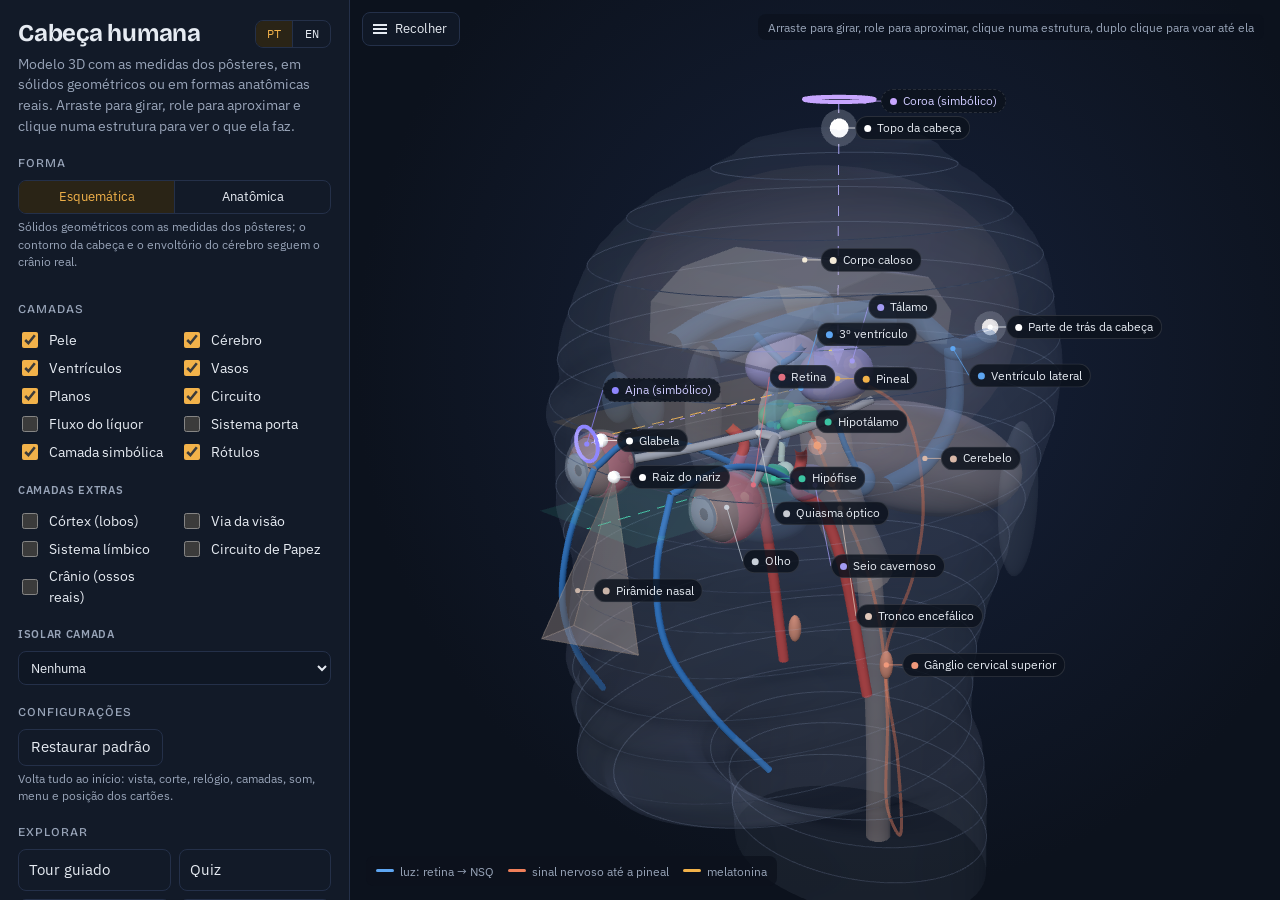
<file: index.html>
<!DOCTYPE html>
<html lang="pt-BR">
<head>
<meta charset="utf-8">
<meta name="viewport" content="width=device-width, initial-scale=1">
<title>Cabeça 3D: pineal e hipófise</title>
<link rel="preconnect" href="https://fonts.googleapis.com">
<link rel="preconnect" href="https://fonts.gstatic.com" crossorigin>
<link href="https://fonts.googleapis.com/css2?family=Bricolage+Grotesque:opsz,wght@12..96,500;12..96,700&family=IBM+Plex+Sans:wght@400;500&family=IBM+Plex+Mono:wght@500&display=swap" rel="stylesheet">
<link rel="stylesheet" href="estilo.css">
<script type="importmap">
{ "imports": {
  "three": "./vendor/three/three.module.js",
  "three/addons/": "./vendor/three/addons/"
} }
</script>
</head>
<body>
<div class="app">
  <aside id="painel">
    <header>
      <div class="seg idioma" id="idioma" role="group" aria-label="Idioma / Language">
        <button type="button" data-l="pt" aria-pressed="true" title="Português">PT</button>
        <button type="button" data-l="en" aria-pressed="false" title="English">EN</button>
      </div>
      <h1>Cabeça humana</h1>
      <p class="lead">Modelo 3D com as medidas dos pôsteres, em sólidos geométricos ou em formas anatômicas reais. Arraste para girar, role para aproximar e clique numa estrutura para ver o que ela faz.</p>
    </header>

    <section aria-labelledby="t-forma">
      <h2 id="t-forma">Forma</h2>
      <div class="seg" id="forma" role="group" aria-label="Forma das estruturas">
        <button type="button" data-f="esq" aria-pressed="true">Esquemática</button>
        <button type="button" data-f="anat" aria-pressed="false">Anatômica</button>
      </div>
      <p class="cap" id="forma-txt"></p>
    </section>

    <section aria-labelledby="t-camadas">
      <h2 id="t-camadas">Camadas</h2>
      <div class="grid2">
        <label class="chk" for="c-pele"><input type="checkbox" id="c-pele" checked> Pele</label>
        <label class="chk" for="c-cerebro"><input type="checkbox" id="c-cerebro" checked> Cérebro</label>
        <label class="chk" for="c-vent"><input type="checkbox" id="c-vent" checked> Ventrículos</label>
        <label class="chk" for="c-vasos"><input type="checkbox" id="c-vasos" checked> Vasos</label>
        <label class="chk" for="c-planos"><input type="checkbox" id="c-planos" checked> Planos</label>
        <label class="chk" for="c-circ"><input type="checkbox" id="c-circ" checked> Circuito</label>
        <label class="chk" for="c-liquor"><input type="checkbox" id="c-liquor"> Fluxo do líquor</label>
        <label class="chk" for="c-porta"><input type="checkbox" id="c-porta"> Sistema porta</label>
        <label class="chk" for="c-simbolo"><input type="checkbox" id="c-simbolo" checked> Camada simbólica</label>
        <label class="chk" for="c-rot"><input type="checkbox" id="c-rot" checked> Rótulos</label>
      </div>
      <h3 class="sub-tit" id="t-novas">Camadas extras</h3>
      <div class="grid2">
        <label class="chk" for="c-cortex"><input type="checkbox" id="c-cortex"> Córtex (lobos)</label>
        <label class="chk" for="c-visao"><input type="checkbox" id="c-visao"> Via da visão</label>
        <label class="chk" for="c-limbico"><input type="checkbox" id="c-limbico"> Sistema límbico</label>
        <label class="chk" for="c-papez"><input type="checkbox" id="c-papez"> Circuito de Papez</label>
        <label class="chk" for="c-cranio"><input type="checkbox" id="c-cranio"> Crânio (ossos reais)</label>
      </div>
      <h3 class="sub-tit"><label for="isolar">Isolar camada</label></h3>
      <select id="isolar">
        <option value="">Nenhuma</option>
        <option value="cortex">Córtex (lobos)</option>
        <option value="visao">Via da visão</option>
        <option value="limbico">Sistema límbico</option>
        <option value="porta">Sistema porta</option>
        <option value="vent">Ventrículos</option>
        <option value="vasos">Vasos</option>
        <option value="circ">Circuito</option>
        <option value="cranio">Crânio</option>
      </select>
    </section>

    <section aria-labelledby="t-config">
      <h2 id="t-config">Configurações</h2>
      <button type="button" id="b-reset" class="b-reset">Restaurar padrão</button>
      <div class="cap" id="reset-txt">Volta tudo ao início: vista, corte, relógio, camadas, som, menu e posição dos cartões.</div>
    </section>

    <section aria-labelledby="t-explorar">
      <h2 id="t-explorar">Explorar</h2>
      <div class="ferramentas">
        <button type="button" id="b-tour" aria-pressed="false">Tour guiado</button>
        <button type="button" id="b-quiz" aria-pressed="false">Quiz</button>
        <button type="button" id="b-embriao" aria-pressed="false">Modo embrião</button>
        <button type="button" id="b-regua" aria-pressed="false">Régua</button>
        <button type="button" id="b-tam" aria-pressed="false">Tamanhos</button>
        <button type="button" id="b-kura" aria-pressed="false">Rede do NSQ</button>
        <button type="button" id="b-jet" aria-pressed="false">Jet lag e turnos</button>
      </div>
    </section>

    <section aria-labelledby="t-som">
      <h2 id="t-som">Som</h2>
      <div class="row som-linha">
        <button type="button" id="b-som" aria-pressed="false">Ligar som</button>
        <button type="button" id="b-testar">Testar</button>
        <label class="vol" for="som-vol">Volume
          <input type="range" id="som-vol" min="0" max="1" step="0.01" value="0.6">
        </label>
      </div>
      <div class="grupos-som">
        <fieldset>
          <legend><label class="chk" for="g-efeitos"><input type="checkbox" id="g-efeitos" checked> Efeitos</label></legend>
          <label class="chk sub" for="s-clique"><input type="checkbox" id="s-clique" checked> Cliques, quiz e régua</label>
          <label class="chk sub" for="s-circ"><input type="checkbox" id="s-circ" checked> Circuito audível (pings, estalos, gotas)</label>
          <label class="chk sub" for="s-emb"><input type="checkbox" id="s-emb" checked> Embrião com batimento</label>
        </fieldset>
        <fieldset>
          <legend><label class="chk" for="g-voz"><input type="checkbox" id="g-voz" checked> Voz</label></legend>
          <label class="chk sub" for="s-nomes"><input type="checkbox" id="s-nomes" checked> Nomes ao clicar</label>
          <label class="chk sub" for="s-tour"><input type="checkbox" id="s-tour" checked> Narração do tour</label>
          <label class="chk sub" for="s-auto"><input type="checkbox" id="s-auto"> Tour avança sozinho</label>
        </fieldset>
        <fieldset>
          <legend><label class="chk" for="g-amb"><input type="checkbox" id="g-amb" checked> Ambiente</label></legend>
          <label class="chk sub" for="s-dia"><input type="checkbox" id="s-dia" checked> Dia e noite</label>
          <label class="chk sub" for="s-liq"><input type="checkbox" id="s-liq" checked> Líquor pulsando</label>
          <label class="chk sub" for="s-mel"><input type="checkbox" id="s-mel"> Melodia da melatonina</label>
        </fieldset>
      </div>
      <div class="cap" id="som-txt">O som começa desligado: os navegadores só tocam áudio depois de um clique.</div>
    </section>

    <section aria-labelledby="t-vista">
      <h2 id="t-vista">Vista</h2>
      <div class="row" id="vistas">
        <button type="button" data-v="perfil" aria-pressed="false">Perfil</button>
        <button type="button" data-v="frente" aria-pressed="false">Frente</button>
        <button type="button" data-v="topo" aria-pressed="false">Topo</button>
        <button type="button" data-v="tres" aria-pressed="true">3/4</button>
      </div>
      <div class="row img-linha">
        <button type="button" id="b-salvar">Salvar imagem</button>
        <button type="button" id="b-copiar">Copiar imagem</button>
      </div>
      <div class="cap" id="img-txt"></div>
    </section>

    <section aria-labelledby="t-corte">
      <h2 id="t-corte">Corte</h2>
      <div class="seg" id="cortes" role="group" aria-label="Plano de corte">
        <button type="button" data-c="nenhum" aria-pressed="true">Nenhum</button>
        <button type="button" data-c="sagital" aria-pressed="false">Perfil</button>
        <button type="button" data-c="coronal" aria-pressed="false">Frente</button>
        <button type="button" data-c="axial" aria-pressed="false">Topo</button>
      </div>
      <input type="range" id="corte-pos" min="-8" max="8" step="0.1" value="0" aria-label="Posição do corte">
      <div class="cap" id="corte-txt">Escolha um plano para fatiar a pele, o cérebro e os vasos e ver o interior.</div>
    </section>

    <section aria-labelledby="t-relogio">
      <h2 id="t-relogio">Relógio de 24 horas</h2>
      <div class="clock">
        <span class="hora" id="hora">23:00</span>
        <span class="pill noite" id="fase">Noite</span>
      </div>
      <input type="range" id="slider" min="0" max="24" step="0.05" value="23" aria-label="Hora do dia">
      <div class="row">
        <button type="button" id="play" aria-pressed="true">Pausar</button>
        <label class="sel" for="rotina">Rotina
          <select id="rotina">
            <option value="escura">Noite escura</option>
            <option value="telas1">Luz e telas até 1h (1ª noite)</option>
            <option value="telas14">Luz e telas até 1h (após 2 semanas)</option>
          </select>
        </label>
      </div>
      <p class="status" id="status"></p>
      <canvas id="ritmos" aria-label="Curvas de melatonina, cortisol, temperatura e pressão do sono em 24 horas"></canvas>
      <div class="leg-ritmos" id="ritmos-leg"></div>
      <div class="cap">Modelo didático, do meio-dia ao meio-dia, todos comandados pelo NSQ; valores aproximados de um adulto. Faixa escura: horário de sono da rotina. Tracejado: melatonina na noite escura, para comparar.</div>
    </section>

    <section aria-labelledby="t-info">
      <h2 id="t-info">Estrutura selecionada</h2>
      <div class="info" id="info"></div>
    </section>

    <div class="row manual-linha">
      <button type="button" id="b-manual">Manual</button>
      <button type="button" id="b-manual-pdf">Manual em PDF</button>
    </div>
    <footer class="rodape">
      <p class="rod-tit" id="rod-tit">© 2026 Cabeça 3D: pineal e hipófise · v2.1. Todos os direitos reservados.</p>
      <p id="rod-aviso">As informações deste modelo são apenas para fins educativos e de estudo, não constituindo diagnóstico, orientação ou recomendação médica. As medidas são aproximadas e as formas, esquemáticas; os valores reais vêm de estudos publicados e variam entre pessoas. A camada simbólica reúne leituras de tradições espirituais, sem comprovação fisiológica.</p>
      <p><span id="rod-anat1">Forma anatômica: malhas do</span> <a href="https://dbarchive.biosciencedbc.jp/en/bodyparts3d/download.html" target="_blank" rel="noopener">BodyParts3D</a><span id="rod-anat2">, © The Database Center for Life Science, licença CC BY 4.0; reduzidas e encaixadas nas coordenadas deste modelo.</span></p>
      <p><span id="rod-cri">Criado por Francisco Campos de Carvalho, email:</span> <a href="mailto:fcamposcarvalho@yahoo.com.br">fcamposcarvalho@yahoo.com.br</a>, <span id="rod-form">Bacharel em Matemática e Pós-Graduado em Sistemas de Informação e Banco de Dados.</span></p>
    </footer>
  </aside>

  <main id="stage">
    <button type="button" id="b-menu" class="b-menu" aria-controls="painel" aria-expanded="true" title="Recolher o menu (tecla M)"><span class="ico" aria-hidden="true"></span><span class="txt">Recolher</span></button>
    <svg id="guias" aria-hidden="true"></svg>
    <div id="rotulos" aria-hidden="true"></div>
    <div class="hint">Arraste para girar, role para aproximar, clique numa estrutura, duplo clique para voar até ela</div>
    <div class="legend" id="legenda">
      <span><b style="background:var(--blue)"></b>luz: retina → NSQ</span>
      <span><b style="background:var(--coral)"></b>sinal nervoso até a pineal</span>
      <span><b style="background:var(--amber)"></b>melatonina</span>
    </div>
    <div class="liq-box" id="liq-box" hidden></div>
    <div class="card" id="card" hidden></div>
    <div class="erro" id="erro"><div><p>Seu navegador não conseguiu abrir o modelo 3D (WebGL indisponível).</p><p>No Edge ou no Chrome: ative “Usar aceleração gráfica quando disponível” nas configurações de Sistema, reinicie o navegador e confira em edge://gpu (ou chrome://gpu) se WebGL aparece como “Hardware accelerated”.</p></div></div>
  </main>
</div>
<script type="module" src="app.js"></script>
</body>
</html>
</file>
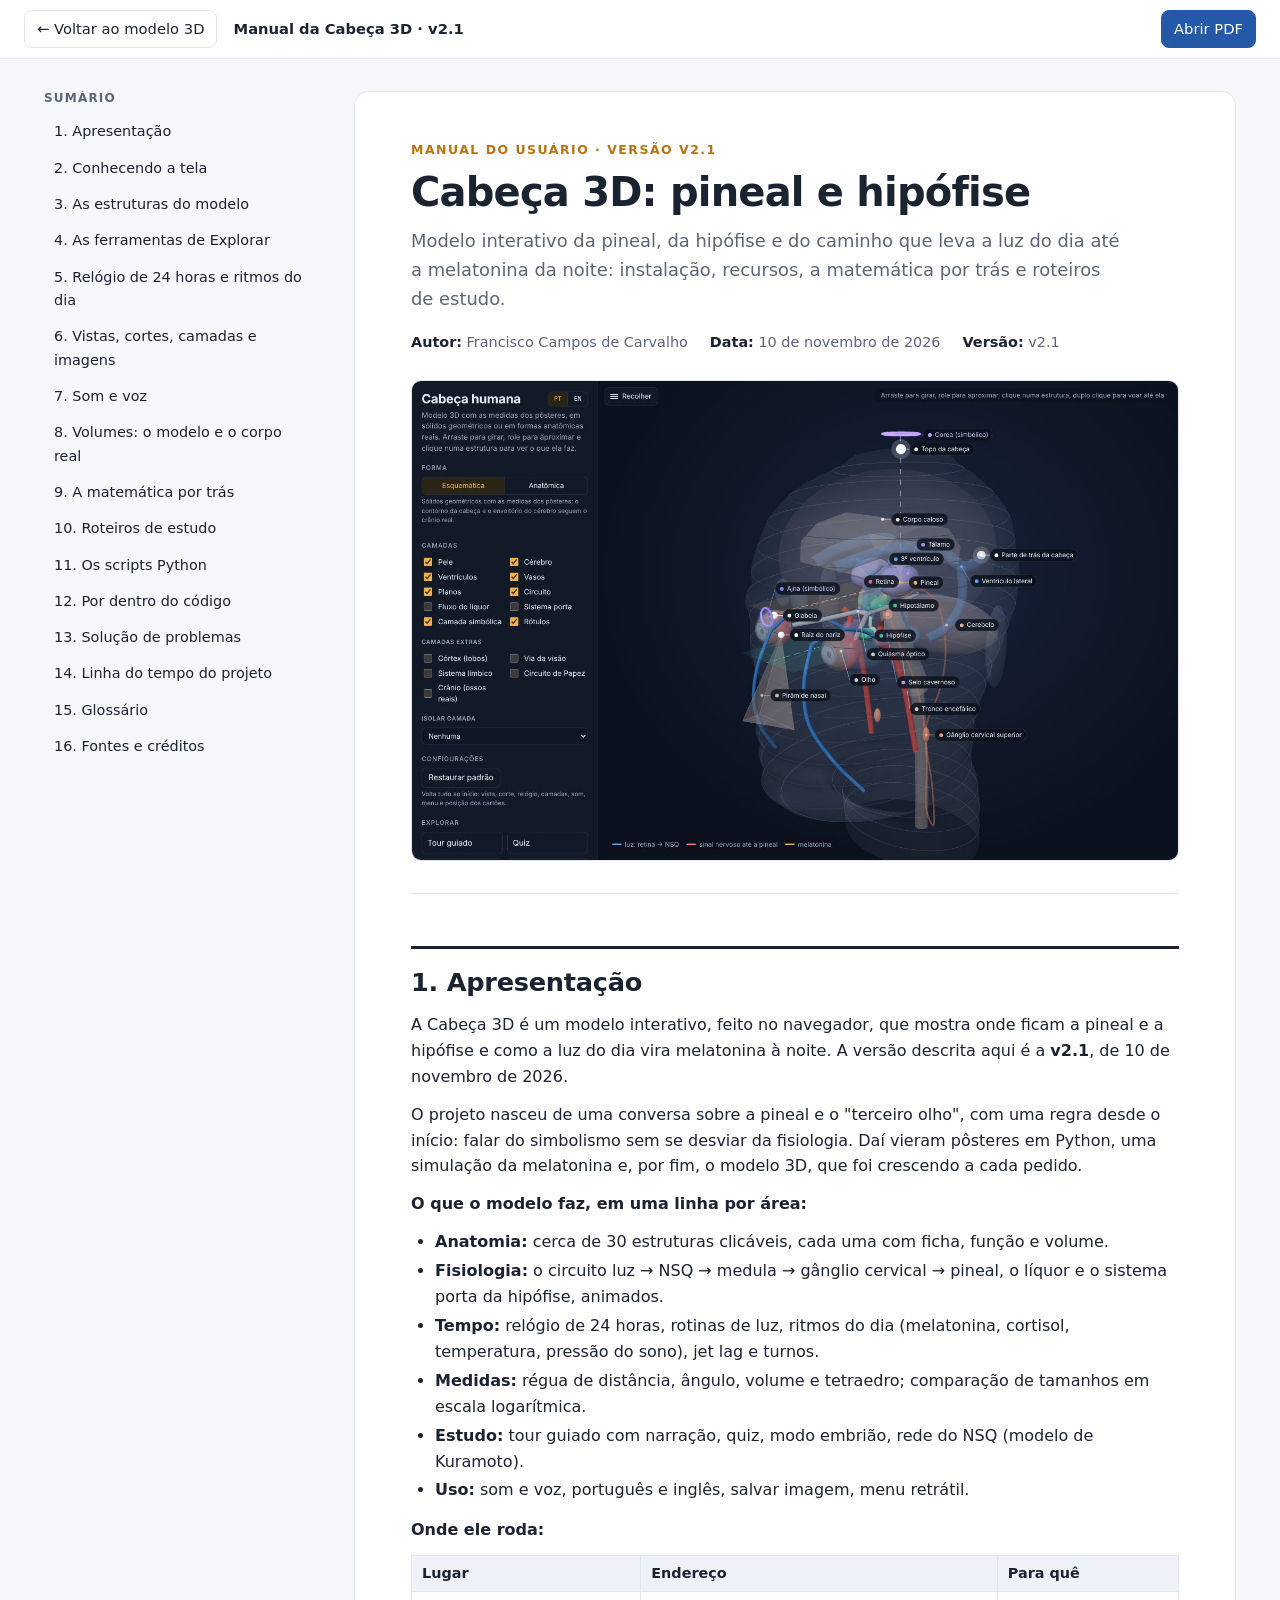
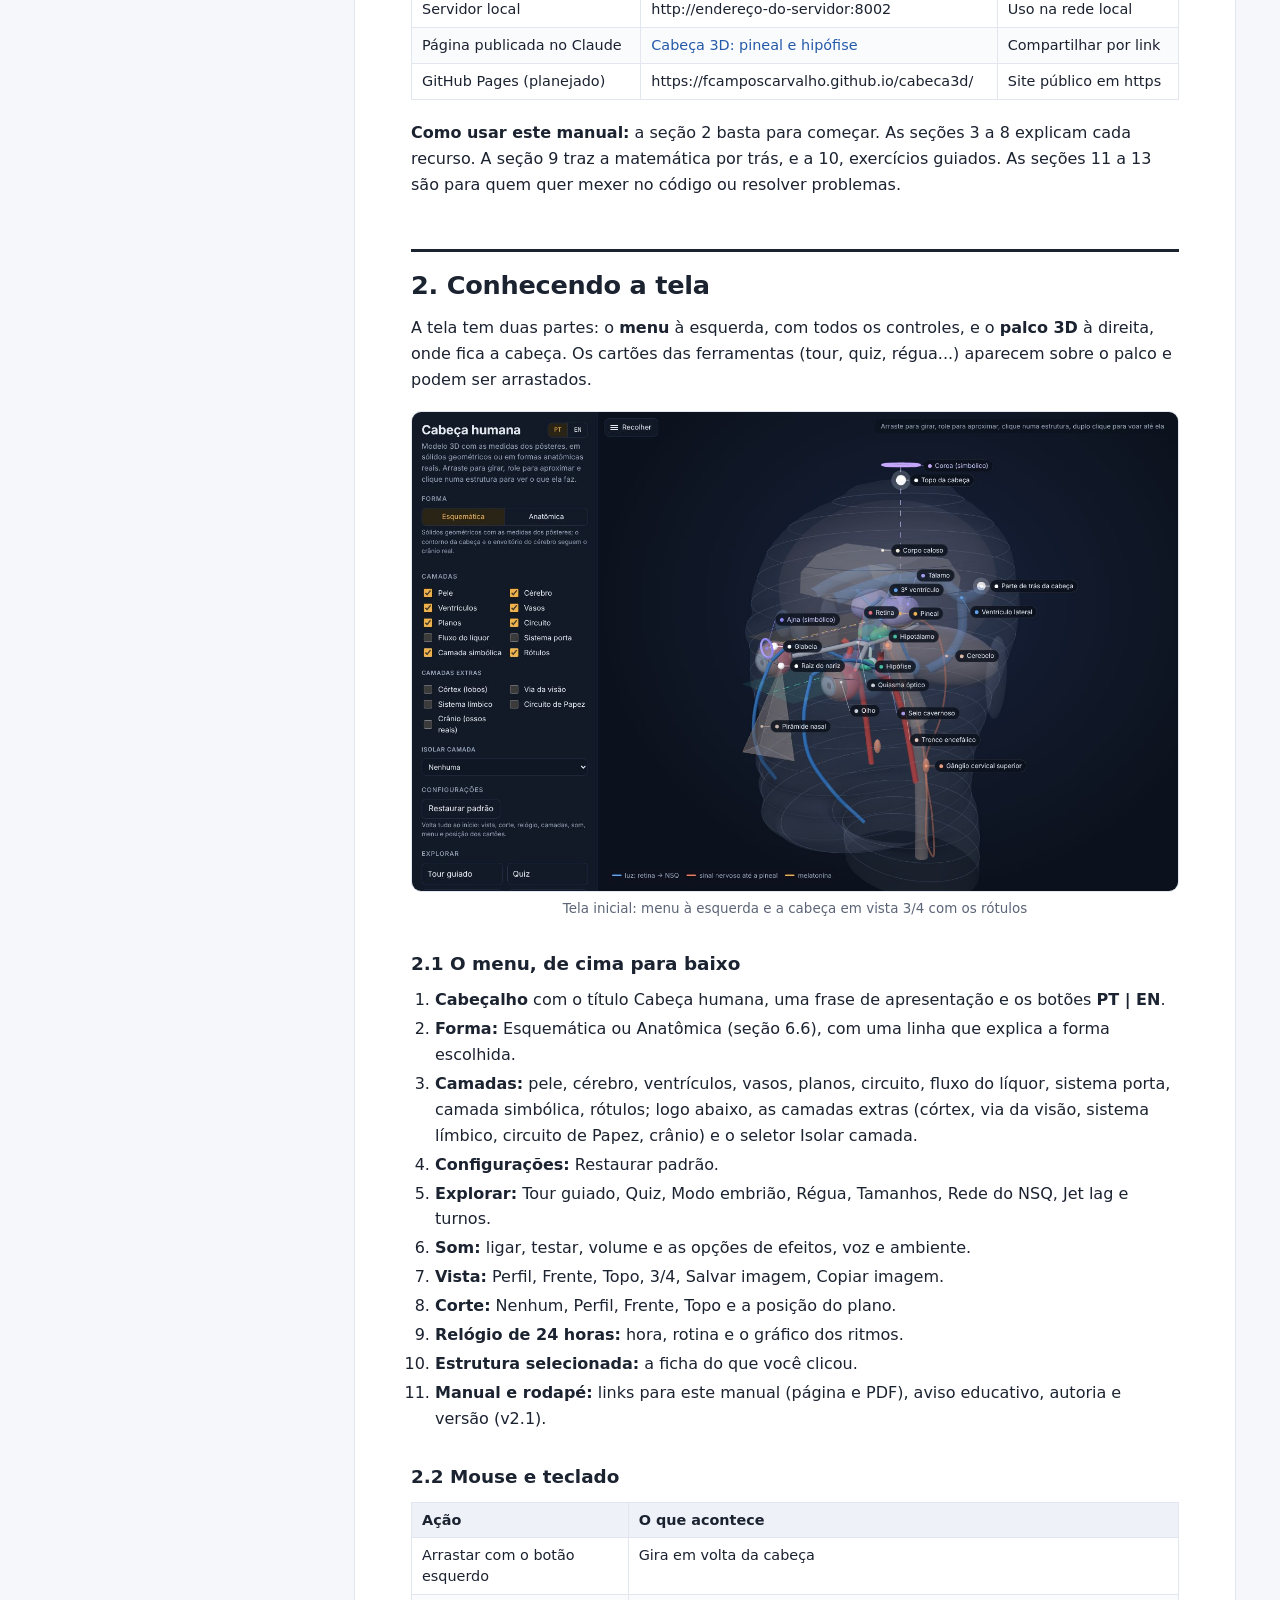
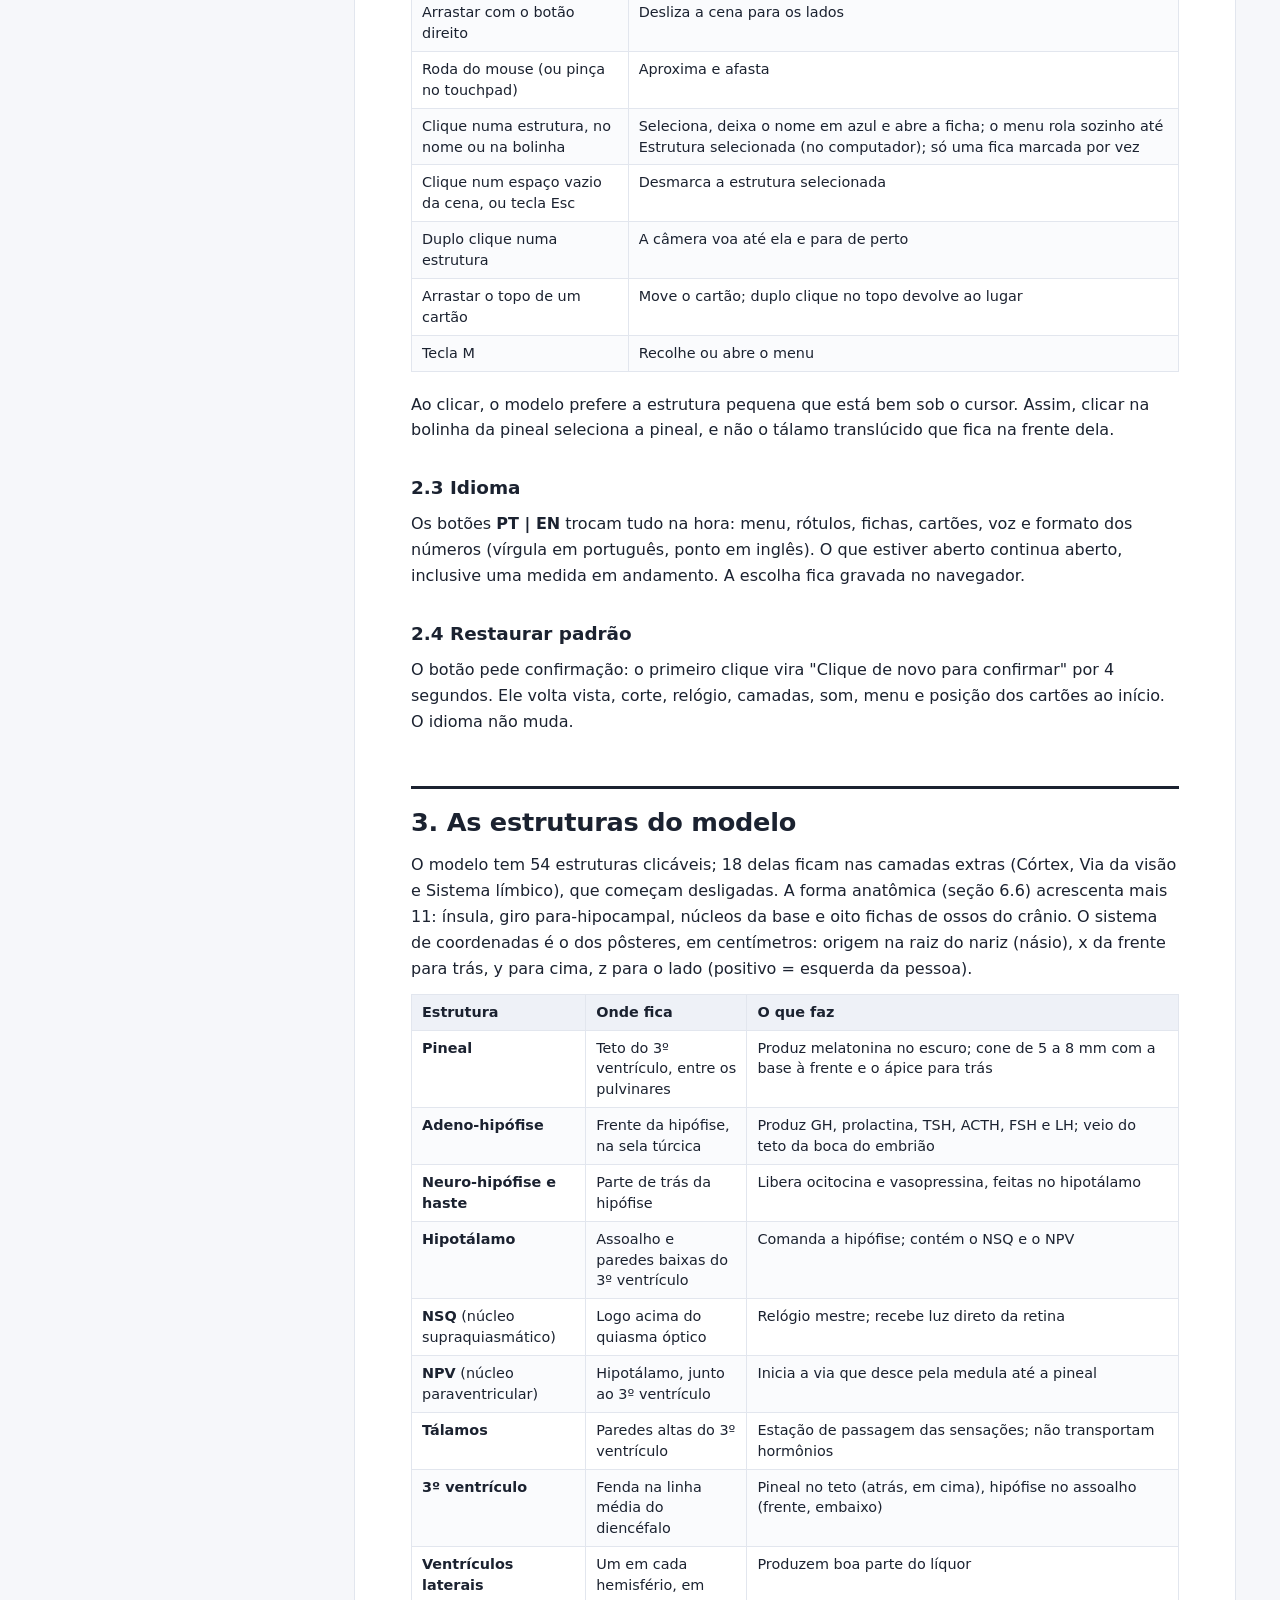
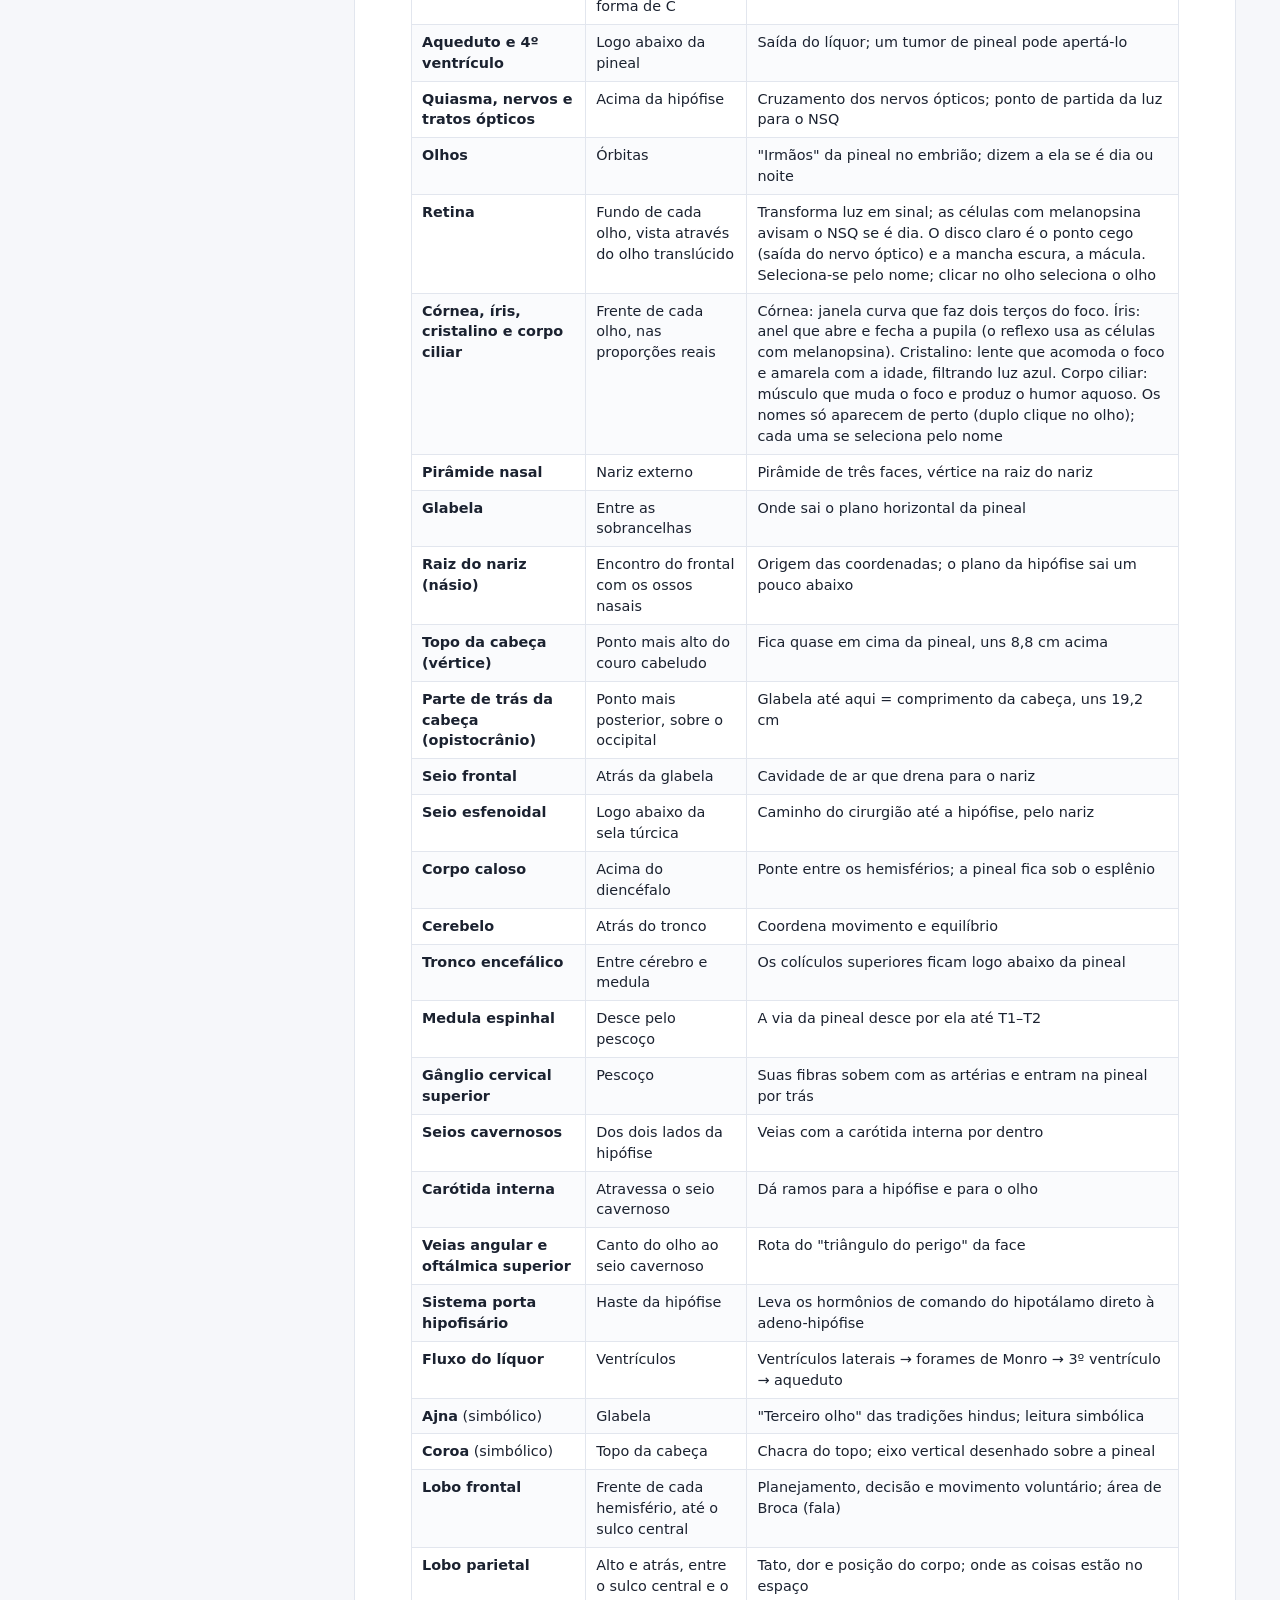
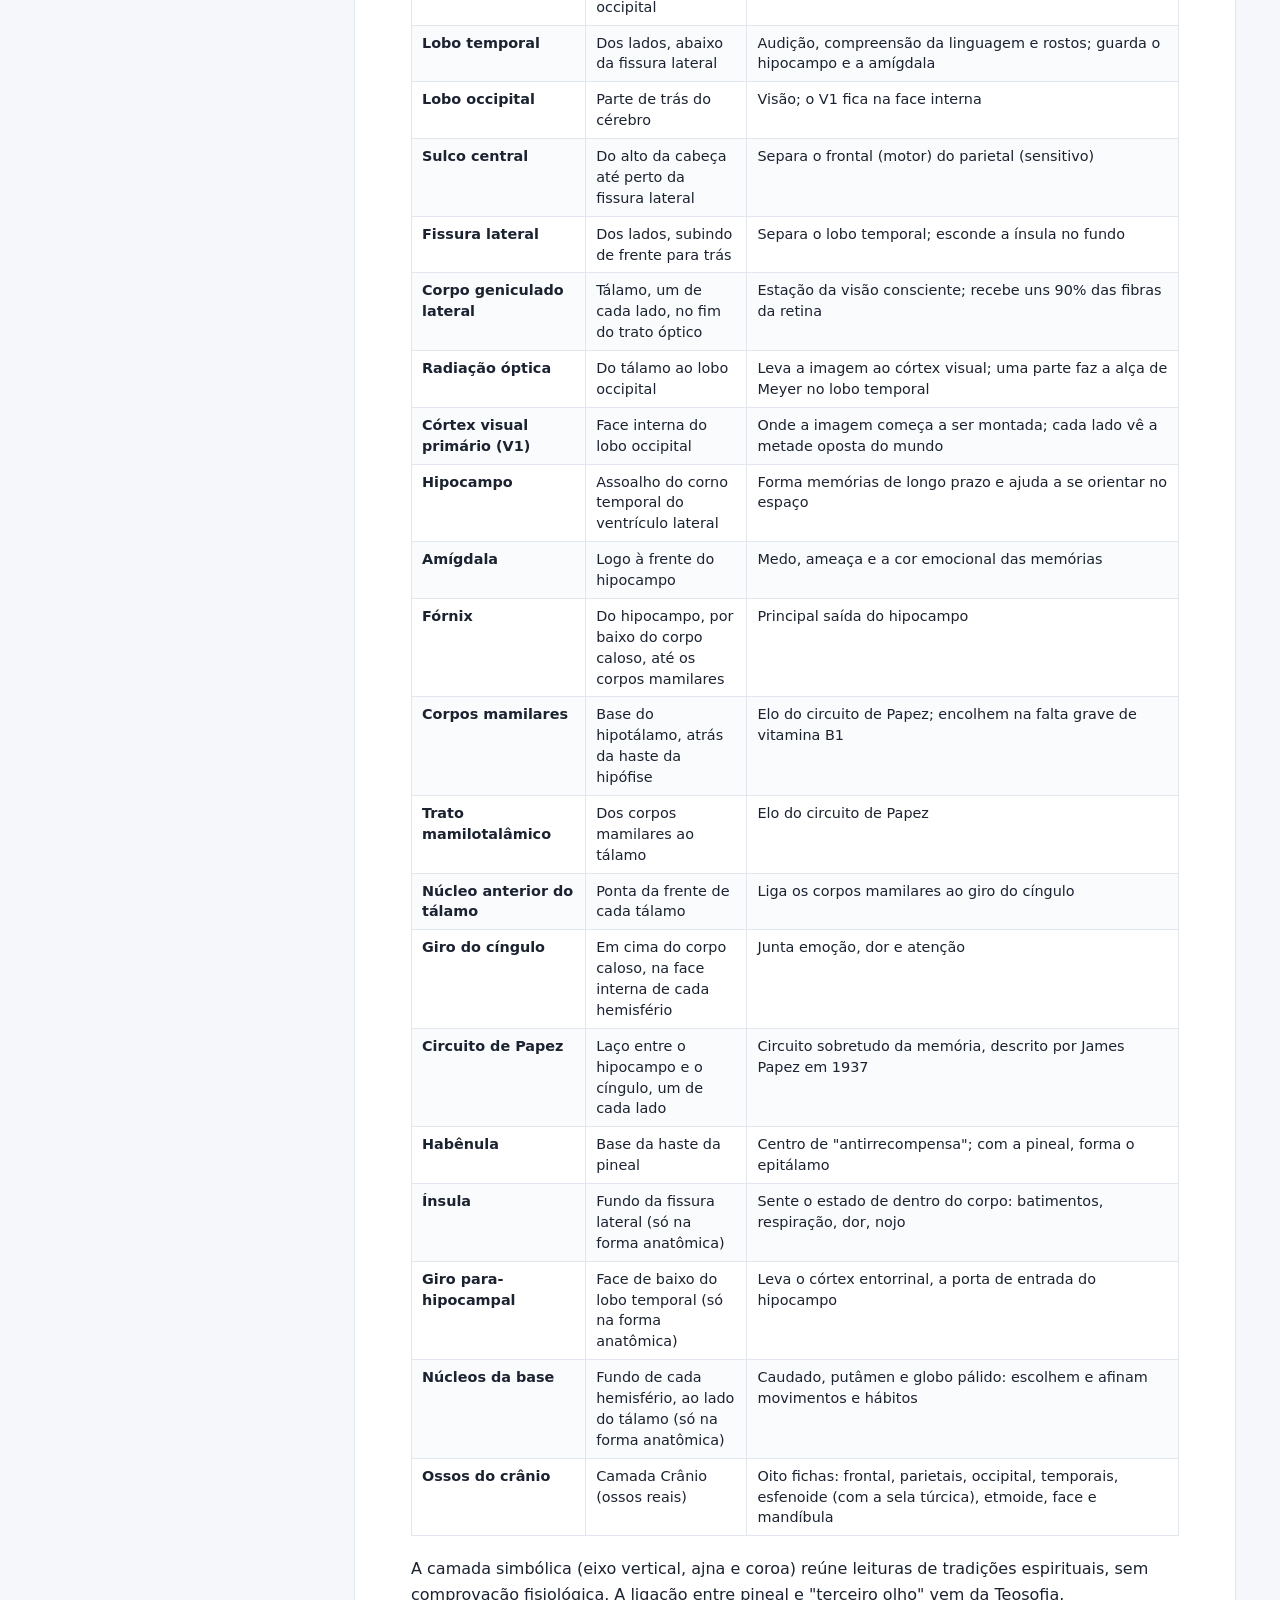
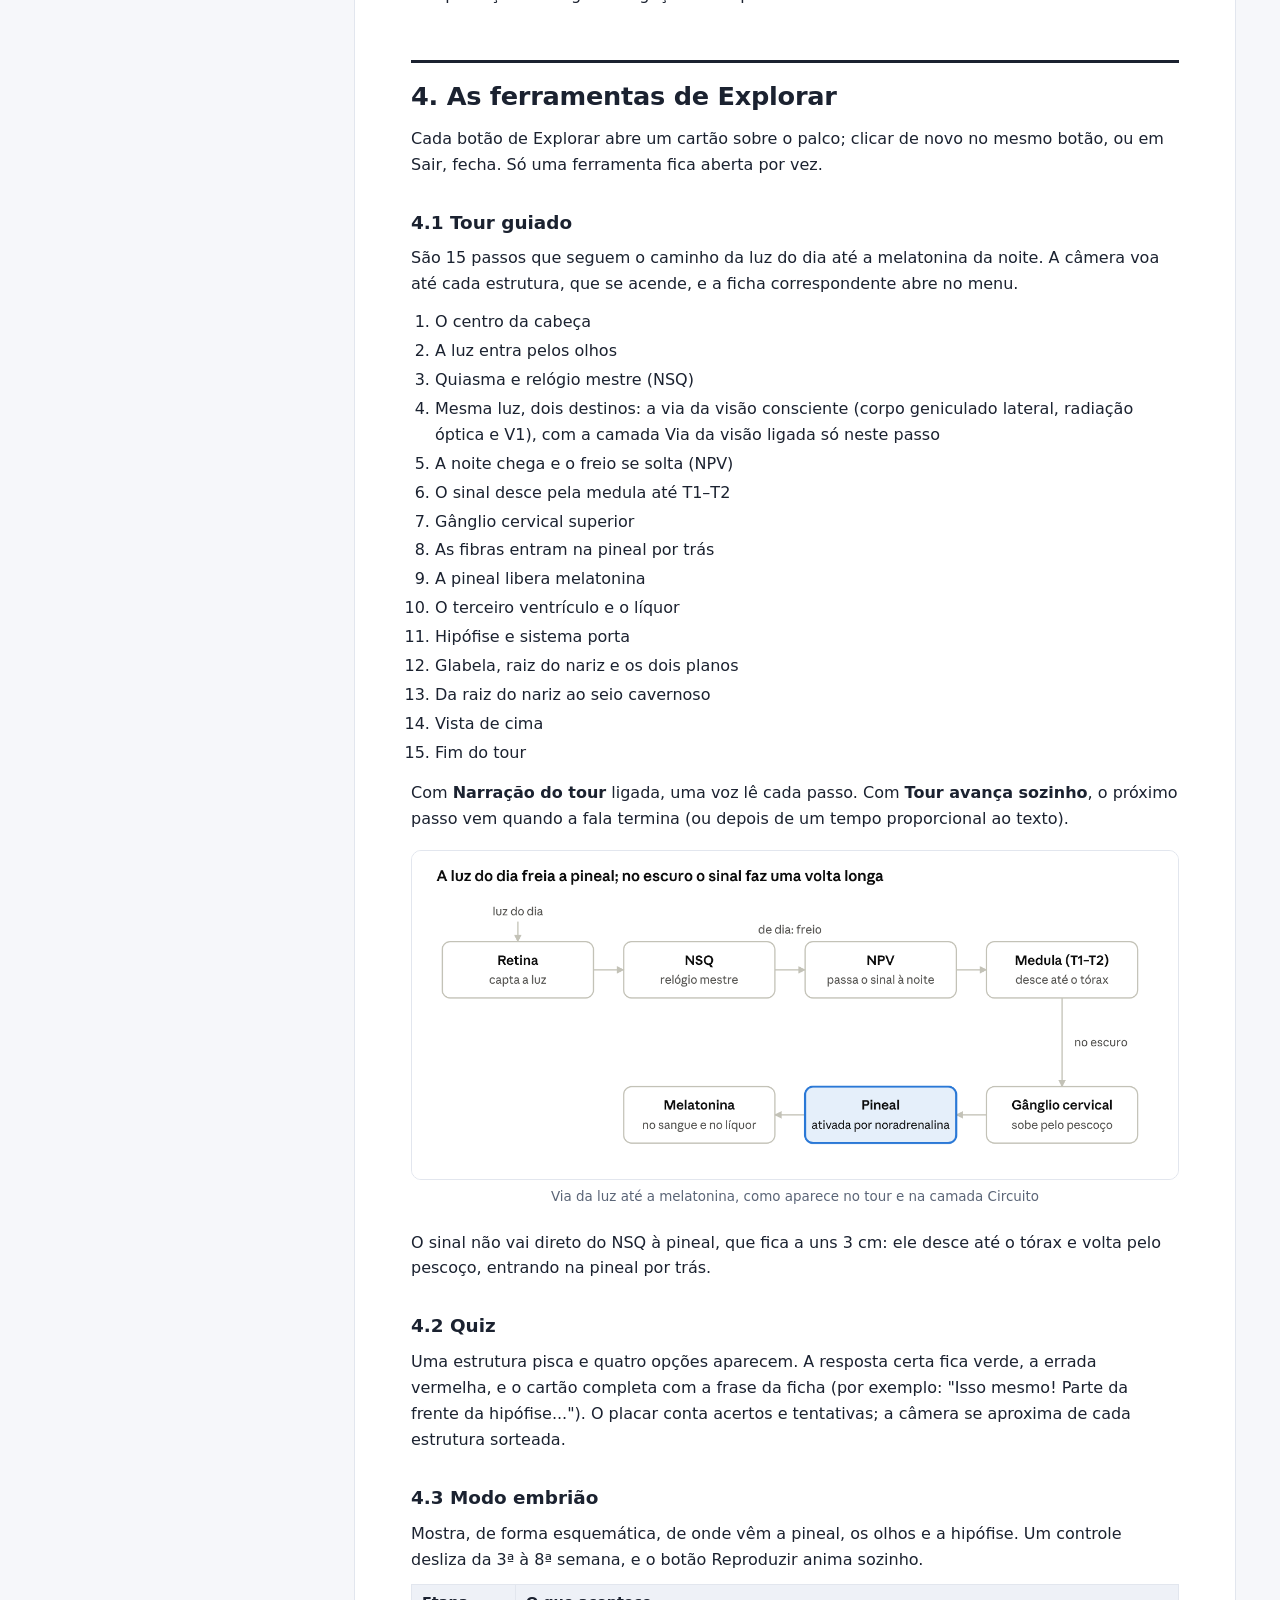
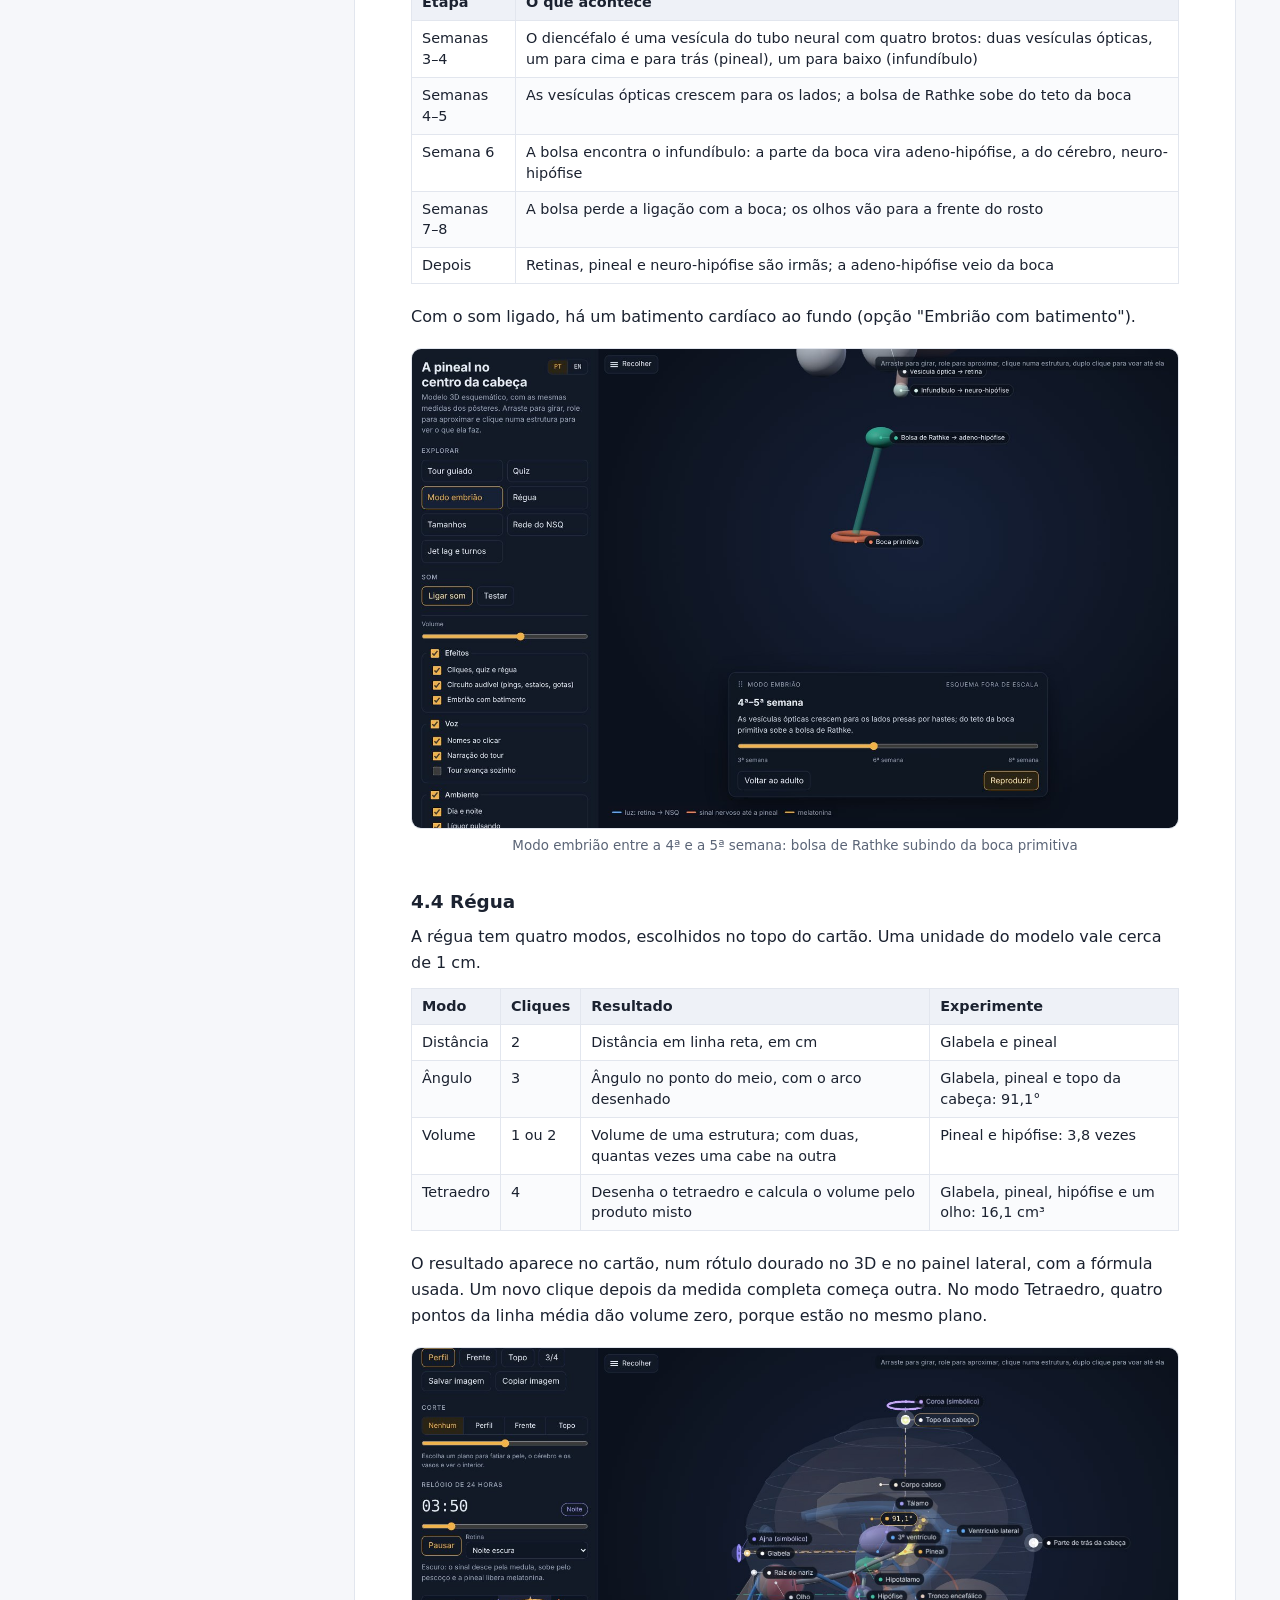
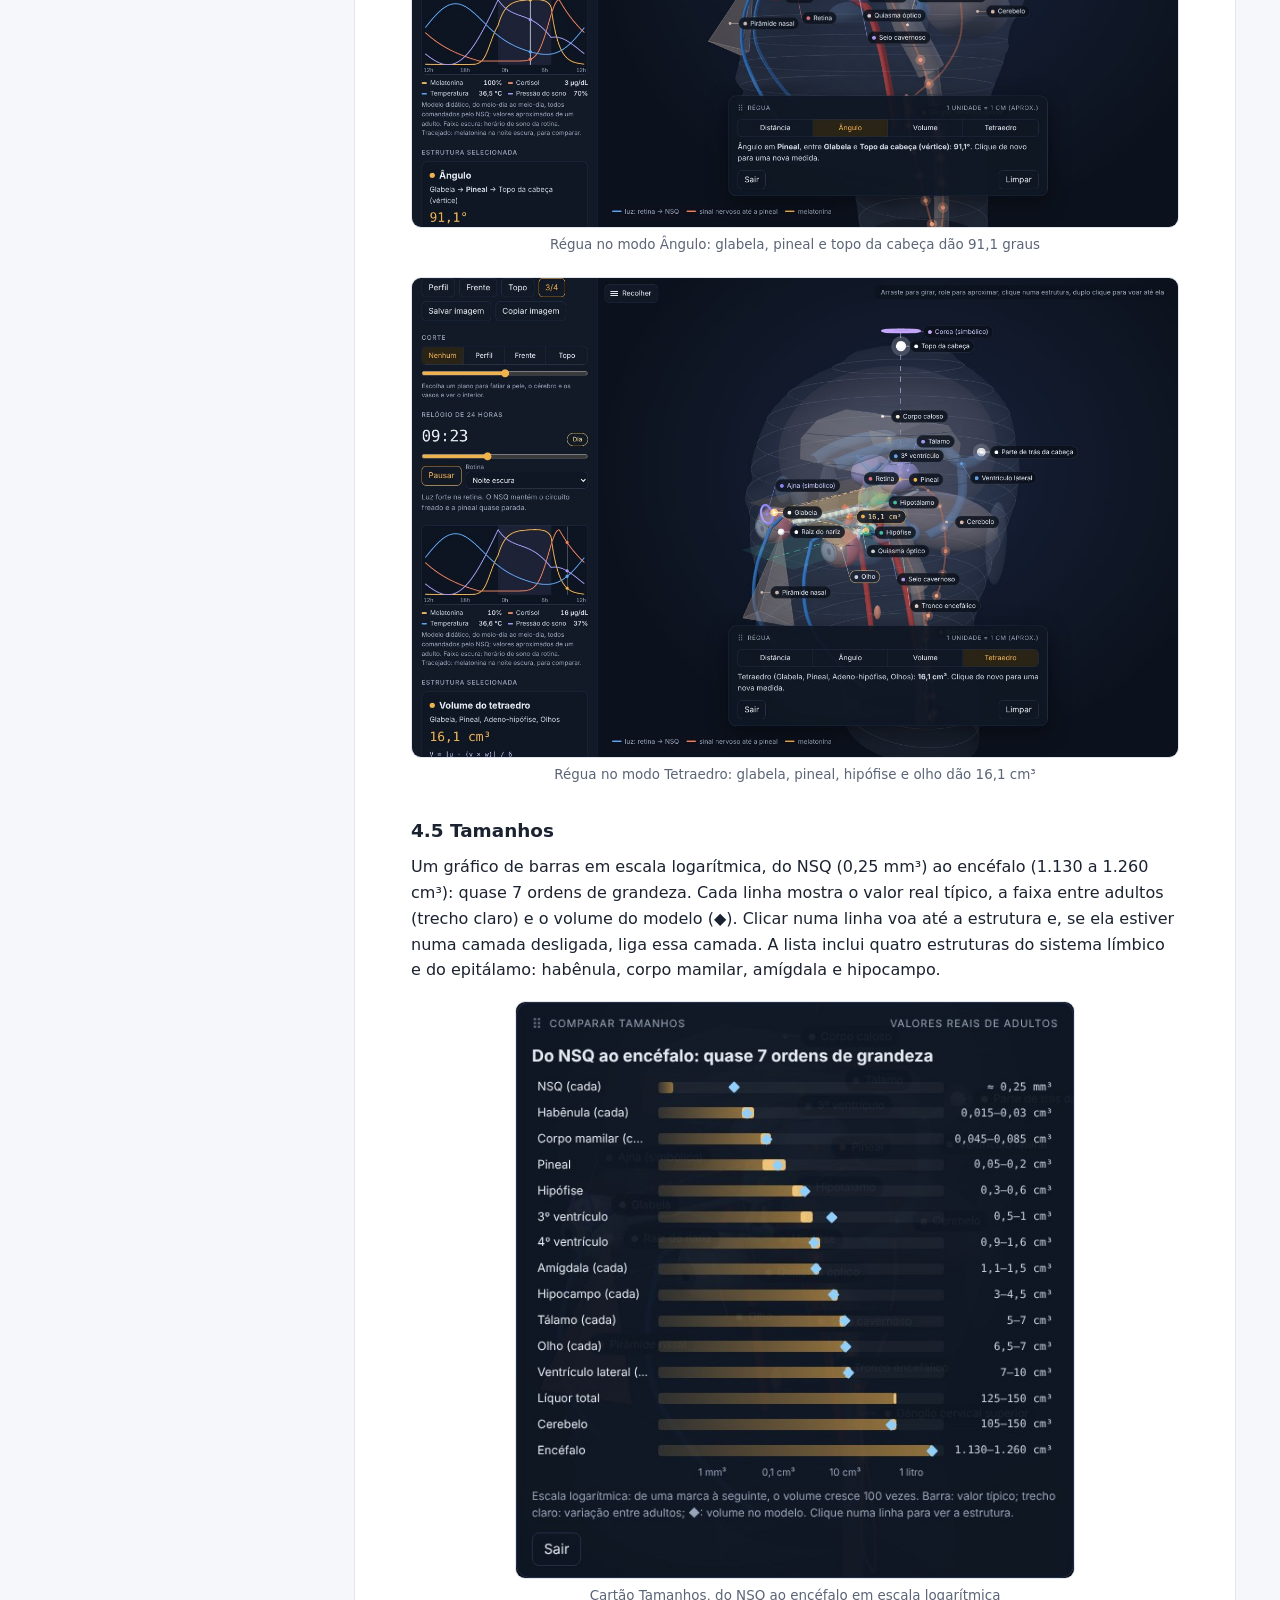
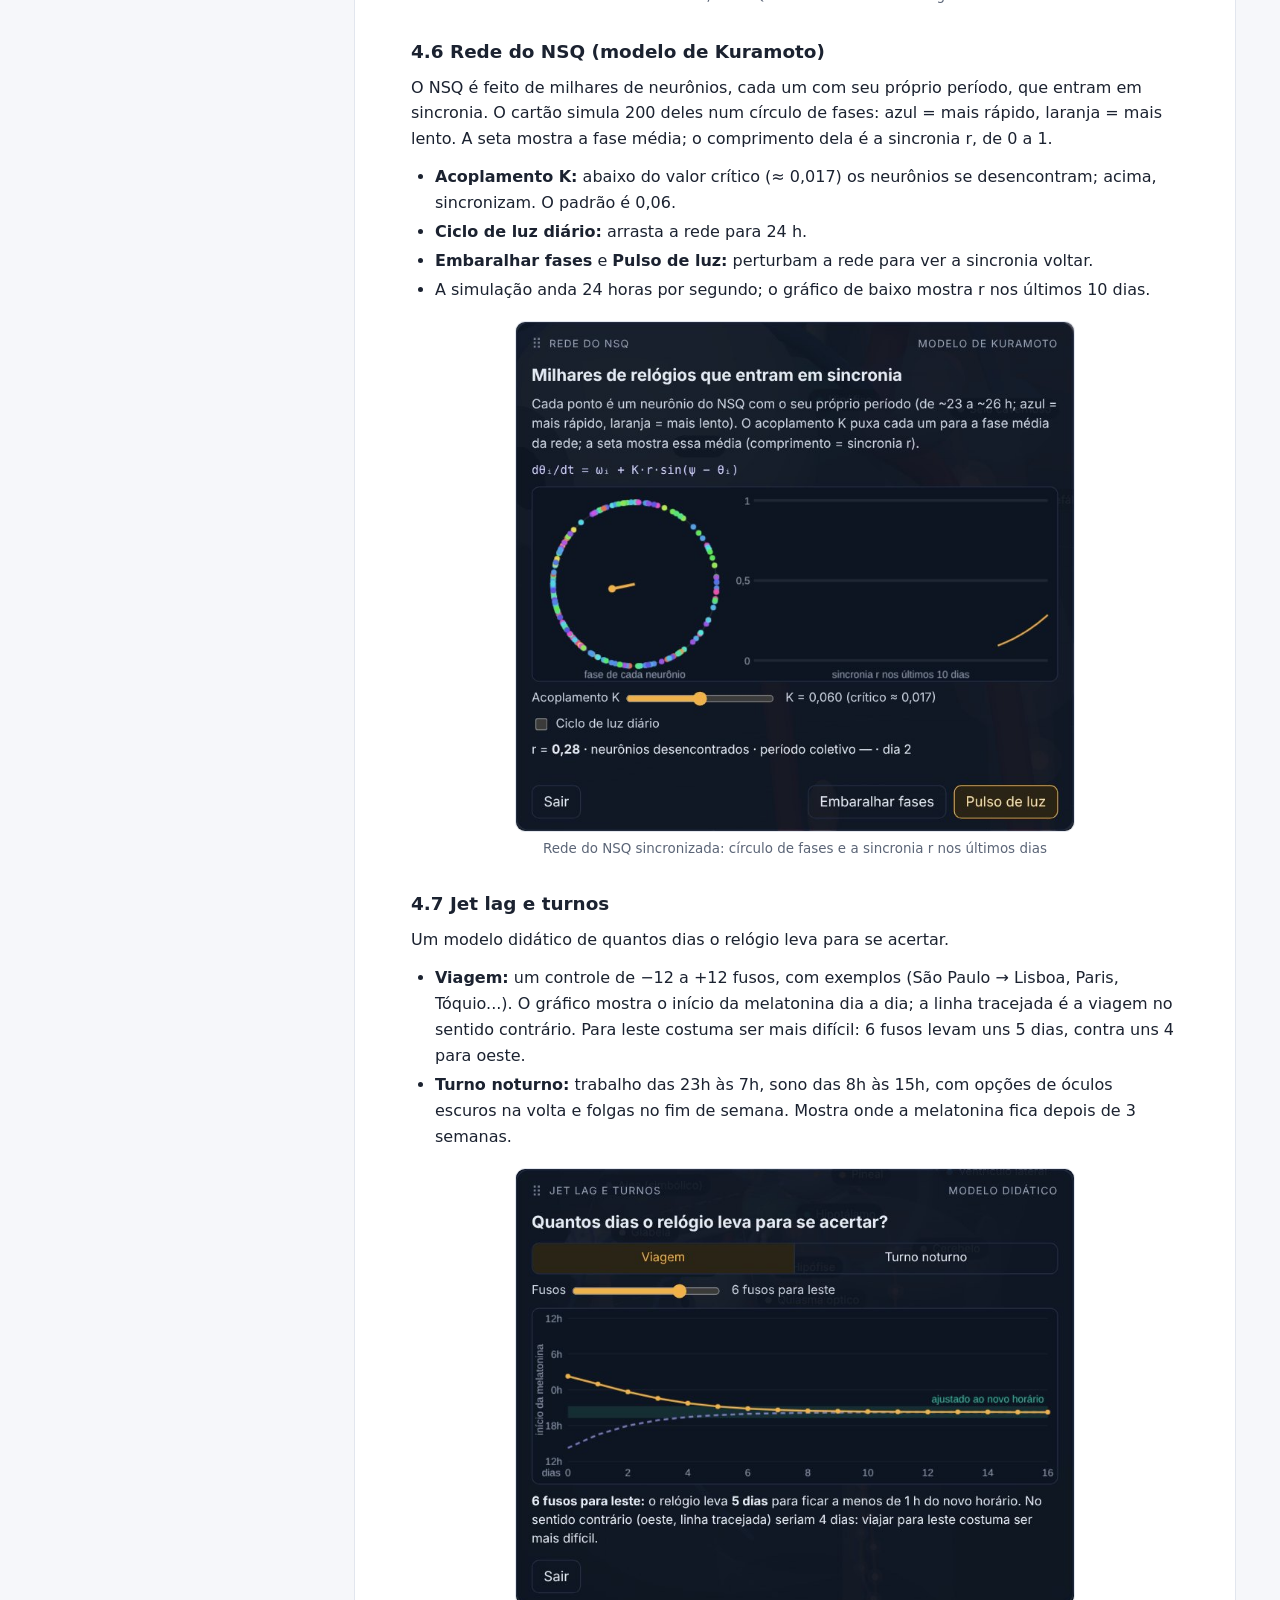
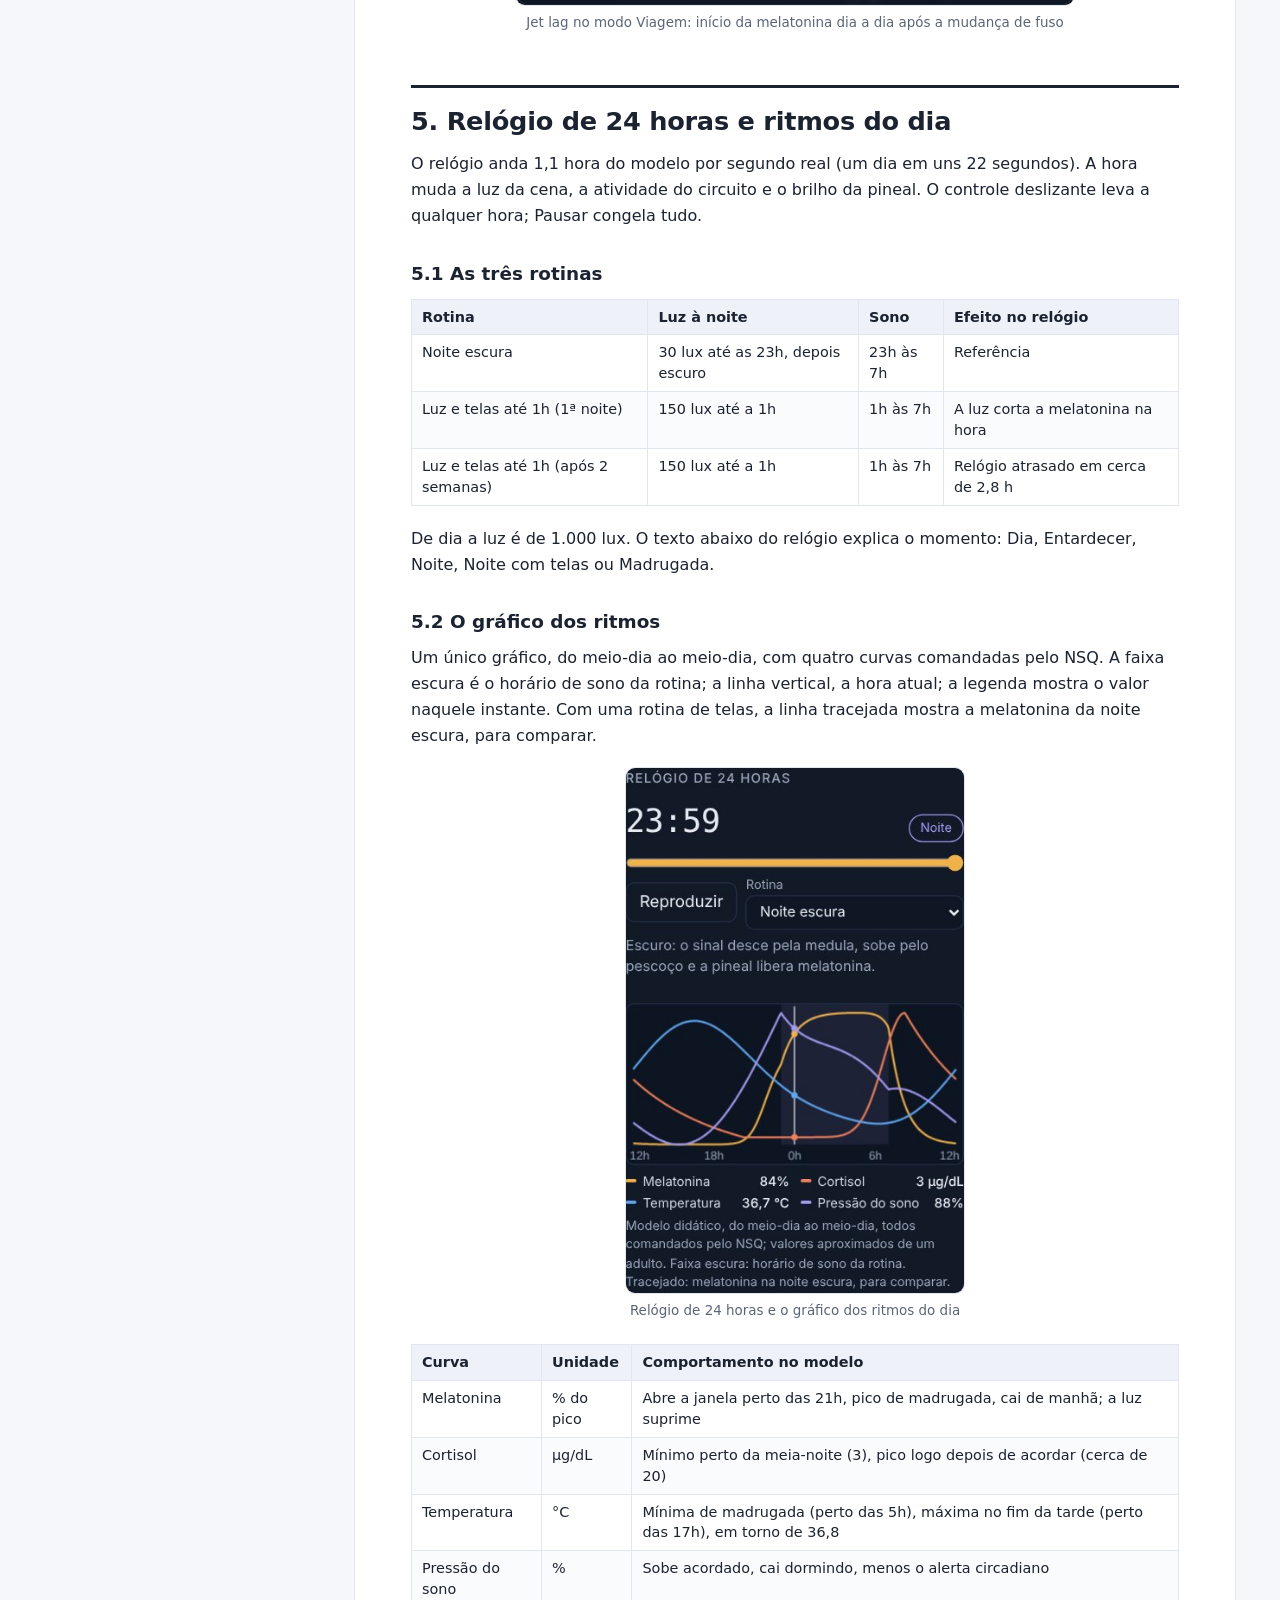
<file: manual/manual.html>
<!DOCTYPE html>
<html lang="pt-BR">
<head>
<meta charset="utf-8">
<meta name="viewport" content="width=device-width, initial-scale=1">
<title>Manual da Cabeça 3D: pineal e hipófise (v2.1)</title>
<link rel="stylesheet" href="katex/katex.min.css">
<style>
  :root {
    --tinta: #1B2230; --suave: #5B6577; --linha: #E2E6EE; --fundo: #FFFFFF; --papel: #F6F7FA;
    --azul: #2459A8; --ambar: #B8730E; --ambar-claro: #FBF1DF; --codigo: #F3F4F8;
    --sans: "Inter", "Segoe UI", system-ui, -apple-system, sans-serif;
    --mono: "DejaVu Sans Mono", Consolas, "Courier New", monospace;
  }
  * { box-sizing: border-box; }
  html { scroll-behavior: smooth; }
  body { margin: 0; background: var(--papel); color: var(--tinta); font-family: var(--sans); font-size: 16px; line-height: 1.62; }
  a { color: var(--azul); text-decoration: none; }
  a:hover { text-decoration: underline; }

  /* barra do topo (só na tela) */
  .topo { position: sticky; top: 0; z-index: 5; display: flex; align-items: center; gap: 16px; padding: 10px 24px;
          background: rgba(255,255,255,0.94); backdrop-filter: blur(6px); border-bottom: 1px solid var(--linha); font-size: 0.92rem; }
  .topo .nome { font-weight: 600; margin-right: auto; }
  .topo a.botao { border: 1px solid var(--linha); border-radius: 8px; padding: 6px 12px; color: var(--tinta); background: #fff; }
  .topo a.botao.principal { background: var(--azul); border-color: var(--azul); color: #fff; }
  .topo a.botao:hover { text-decoration: none; filter: brightness(0.97); }

  .layout { display: grid; grid-template-columns: 270px minmax(0, 1fr); gap: 40px; max-width: 1240px; margin: 0 auto; padding: 32px 24px 64px; }
  nav.sumario { position: sticky; top: 72px; align-self: start; max-height: calc(100vh - 96px); overflow: auto; font-size: 0.9rem; }
  nav.sumario h2 { font-size: 0.75rem; letter-spacing: 0.1em; text-transform: uppercase; color: var(--suave); margin: 0 0 10px; border: 0; padding: 0; }
  nav.sumario ol { list-style: none; padding: 0; margin: 0; }
  nav.sumario li a { display: block; padding: 5px 10px; border-radius: 6px; color: var(--tinta); }
  nav.sumario li a:hover { background: #E9EDF5; text-decoration: none; }

  main { background: var(--fundo); border: 1px solid var(--linha); border-radius: 14px; padding: 48px 56px; min-width: 0; }

  /* capa */
  .capa { border-bottom: 1px solid var(--linha); padding-bottom: 32px; margin-bottom: 8px; }
  .capa .kicker { font-size: 0.78rem; letter-spacing: 0.12em; text-transform: uppercase; color: var(--ambar); font-weight: 600; }
  .capa h1 { font-size: 2.5rem; line-height: 1.1; letter-spacing: -0.02em; margin: 10px 0 12px; }
  .capa .sub { font-size: 1.12rem; color: var(--suave); max-width: 40em; margin: 0 0 18px; }
  .capa .meta { display: flex; flex-wrap: wrap; gap: 8px 22px; font-size: 0.9rem; color: var(--suave); }
  .capa .meta b { color: var(--tinta); font-weight: 600; }
  .capa figure { margin: 26px 0 0; }

  h2 { font-size: 1.6rem; letter-spacing: -0.01em; line-height: 1.2; margin: 52px 0 14px; padding-top: 18px; border-top: 3px solid var(--tinta); scroll-margin-top: 72px; }
  h3 { font-size: 1.15rem; margin: 30px 0 8px; }
  p { margin: 0 0 12px; }
  ul, ol { margin: 0 0 14px; padding-left: 24px; }
  li { margin: 3px 0; }
  strong { font-weight: 600; }

  table { width: 100%; border-collapse: collapse; margin: 10px 0 20px; font-size: 0.9rem; line-height: 1.45; }
  th { text-align: left; background: #EEF1F7; font-weight: 600; }
  th, td { padding: 7px 10px; border: 1px solid var(--linha); vertical-align: top; }
  tr:nth-child(even) td { background: #FAFBFD; }

  pre { background: var(--codigo); border: 1px solid var(--linha); border-radius: 8px; padding: 12px 14px; overflow-x: auto;
        font-family: var(--mono); font-size: 0.8rem; line-height: 1.5; white-space: pre-wrap; word-break: break-word; }
  code { font-family: var(--mono); font-size: 0.86em; background: var(--codigo); padding: 1px 5px; border-radius: 4px; }
  pre code { background: none; padding: 0; font-size: inherit; }
  blockquote { margin: 14px 0; padding: 10px 16px; background: var(--ambar-claro); border-left: 4px solid var(--ambar); border-radius: 0 8px 8px 0; }
  blockquote p { margin: 0; }

  .formula { margin: 12px 0 18px; padding: 12px 10px; background: #F7F8FC; border: 1px solid var(--linha); border-radius: 10px; overflow-x: auto; }
  .formula .katex-display { margin: 0; }
  .formula .katex { font-size: 1.12em; }

  figure { margin: 18px auto 22px; }
  figure img { display: block; width: 100%; height: auto; border-radius: 10px; border: 1px solid var(--linha); }
  figure.media { max-width: 560px; }
  figure.estreita { max-width: 340px; }
  figcaption { font-size: 0.84rem; color: var(--suave); margin-top: 6px; text-align: center; }

  .rodape { margin-top: 48px; padding-top: 18px; border-top: 1px solid var(--linha); font-size: 0.82rem; color: var(--suave); text-align: center; }
  .rodape b { color: var(--tinta); }

  @media (max-width: 960px) {
    .layout { grid-template-columns: 1fr; padding: 16px 10px 40px; }
    nav.sumario { position: static; max-height: none; background: #fff; border: 1px solid var(--linha); border-radius: 12px; padding: 16px; }
    main { padding: 28px 20px; }
    .capa h1 { font-size: 1.9rem; }
  }

  .so-impressao { display: none; }
  /* impressão e PDF */
  @page { size: A4; margin: 16mm 15mm 18mm; }
  @media print {
    body { background: #fff; font-size: 10.5pt; line-height: 1.5; }
    .topo, .so-tela { display: none !important; }
    .so-impressao { display: flex; }
    .layout { display: block; max-width: none; padding: 0; }
    main { border: 0; padding: 0; border-radius: 0; }
    .capa { min-height: 245mm; display: flex; flex-direction: column; justify-content: center; border: 0; break-after: page; }
    .capa h1 { font-size: 30pt; }
    nav.sumario { position: static; max-height: none; overflow: visible; break-after: page; font-size: 11pt; }
    nav.sumario h2 { font-size: 16pt; letter-spacing: 0; text-transform: none; color: var(--tinta); margin-bottom: 14px; }
    nav.sumario li a { padding: 4px 0; border-bottom: 1px dotted var(--linha); border-radius: 0; }
    h2 { break-before: page; margin-top: 0; font-size: 18pt; }
    h3 { break-after: avoid; }
    table, figure, .formula, pre, blockquote { break-inside: avoid; }
    tr { break-inside: avoid; }
    a { color: var(--tinta); }
    figure.larga { max-width: 92%; }
  }
</style>
</head>
<body>
<header class="topo">
  <a class="botao" href="../index.html">&larr; Voltar ao modelo 3D</a>
  <span class="nome">Manual da Cabeça 3D · v2.1</span>
  <a class="botao principal" href="manual.pdf" target="_blank" rel="noopener">Abrir PDF</a>
</header>
<section class="capa so-impressao">
      <div class="kicker">Manual do usuário · versão v2.1</div>
      <h1>Cabeça 3D: pineal e hipófise</h1>
      <p class="sub">Modelo interativo da pineal, da hipófise e do caminho que leva a luz do dia até a melatonina da noite: instalação, recursos, a matemática por trás e roteiros de estudo.</p>
      <div class="meta"><span><b>Autor:</b> Francisco Campos de Carvalho</span><span><b>Data:</b> 10 de novembro de 2026</span><span><b>Versão:</b> v2.1</span></div>
      <figure class="larga"><img src="img/01_visao_geral.jpg" alt="A Cabeça 3D na vista inicial"></figure>
    </section>
<div class="layout">
  <nav class="sumario" aria-label="Sumário">
    <h2>Sumário</h2>
    <ol><li><a href="#1-apresentacao">1. Apresentação</a></li><li><a href="#2-conhecendo-a-tela">2. Conhecendo a tela</a></li><li><a href="#3-as-estruturas-do-modelo">3. As estruturas do modelo</a></li><li><a href="#4-as-ferramentas-de-explorar">4. As ferramentas de Explorar</a></li><li><a href="#5-relogio-de-24-horas-e-ritmos-do-dia">5. Relógio de 24 horas e ritmos do dia</a></li><li><a href="#6-vistas-cortes-camadas-e-imagens">6. Vistas, cortes, camadas e imagens</a></li><li><a href="#7-som-e-voz">7. Som e voz</a></li><li><a href="#8-volumes-o-modelo-e-o-corpo-real">8. Volumes: o modelo e o corpo real</a></li><li><a href="#9-a-matematica-por-tras">9. A matemática por trás</a></li><li><a href="#10-roteiros-de-estudo">10. Roteiros de estudo</a></li><li><a href="#11-os-scripts-python">11. Os scripts Python</a></li><li><a href="#12-por-dentro-do-codigo">12. Por dentro do código</a></li><li><a href="#13-solucao-de-problemas">13. Solução de problemas</a></li><li><a href="#14-linha-do-tempo-do-projeto">14. Linha do tempo do projeto</a></li><li><a href="#15-glossario">15. Glossário</a></li><li><a href="#16-fontes-e-creditos">16. Fontes e créditos</a></li></ol>
  </nav>
  <main>
    <section class="capa so-tela">
      <div class="kicker">Manual do usuário · versão v2.1</div>
      <h1>Cabeça 3D: pineal e hipófise</h1>
      <p class="sub">Modelo interativo da pineal, da hipófise e do caminho que leva a luz do dia até a melatonina da noite: instalação, recursos, a matemática por trás e roteiros de estudo.</p>
      <div class="meta"><span><b>Autor:</b> Francisco Campos de Carvalho</span><span><b>Data:</b> 10 de novembro de 2026</span><span><b>Versão:</b> v2.1</span></div>
      <figure class="larga"><img src="img/01_visao_geral.jpg" alt="A Cabeça 3D na vista inicial"></figure>
    </section>
    <h2 id="1-apresentacao">1. Apresentação</h2>
<p>A Cabeça 3D é um modelo interativo, feito no navegador, que mostra onde ficam a pineal e a hipófise e como a luz do dia vira melatonina à noite. A versão descrita aqui é a <strong>v2.1</strong>, de 10 de novembro de 2026.</p>
<p>O projeto nasceu de uma conversa sobre a pineal e o "terceiro olho", com uma regra desde o início: falar do simbolismo sem se desviar da fisiologia. Daí vieram pôsteres em Python, uma simulação da melatonina e, por fim, o modelo 3D, que foi crescendo a cada pedido.</p>
<p><strong>O que o modelo faz, em uma linha por área:</strong></p>
<ul>
<li><strong>Anatomia:</strong> cerca de 30 estruturas clicáveis, cada uma com ficha, função e volume.</li>
<li><strong>Fisiologia:</strong> o circuito luz → NSQ → medula → gânglio cervical → pineal, o líquor e o sistema porta da hipófise, animados.</li>
<li><strong>Tempo:</strong> relógio de 24 horas, rotinas de luz, ritmos do dia (melatonina, cortisol, temperatura, pressão do sono), jet lag e turnos.</li>
<li><strong>Medidas:</strong> régua de distância, ângulo, volume e tetraedro; comparação de tamanhos em escala logarítmica.</li>
<li><strong>Estudo:</strong> tour guiado com narração, quiz, modo embrião, rede do NSQ (modelo de Kuramoto).</li>
<li><strong>Uso:</strong> som e voz, português e inglês, salvar imagem, menu retrátil.</li>
</ul>
<p><strong>Onde ele roda:</strong></p>
<table>
<thead>
<tr>
<th>Lugar</th>
<th>Endereço</th>
<th>Para quê</th>
</tr>
</thead>
<tbody>
<tr>
<td>Servidor local</td>
<td>http://endereço-do-servidor:8002</td>
<td>Uso na rede local</td>
</tr>
<tr>
<td>Página publicada no Claude</td>
<td><a href="https://claude.ai/artifact/9hRaVuziihda7P5EFw1brn" target="_blank" rel="noopener">Cabeça 3D: pineal e hipófise</a></td>
<td>Compartilhar por link</td>
</tr>
<tr>
<td>GitHub Pages (planejado)</td>
<td>https://fcamposcarvalho.github.io/cabeca3d/</td>
<td>Site público em https</td>
</tr>
</tbody>
</table>
<p><strong>Como usar este manual:</strong> a seção 2 basta para começar. As seções 3 a 8 explicam cada recurso. A seção 9 traz a matemática por trás, e a 10, exercícios guiados. As seções 11 a 13 são para quem quer mexer no código ou resolver problemas.</p>
<h2 id="2-conhecendo-a-tela">2. Conhecendo a tela</h2>
<p>A tela tem duas partes: o <strong>menu</strong> à esquerda, com todos os controles, e o <strong>palco 3D</strong> à direita, onde fica a cabeça. Os cartões das ferramentas (tour, quiz, régua...) aparecem sobre o palco e podem ser arrastados.</p>
<figure class="larga"><img src="img/01_visao_geral.jpg" alt="Tela inicial: menu à esquerda e a cabeça em vista 3/4 com os rótulos"><figcaption>Tela inicial: menu à esquerda e a cabeça em vista 3/4 com os rótulos</figcaption></figure>

<h3 id="21-o-menu-de-cima-para-baixo">2.1 O menu, de cima para baixo</h3>
<ol>
<li><strong>Cabeçalho</strong> com o título Cabeça humana, uma frase de apresentação e os botões <strong>PT | EN</strong>.</li>
<li><strong>Forma:</strong> Esquemática ou Anatômica (seção 6.6), com uma linha que explica a forma escolhida.</li>
<li><strong>Camadas:</strong> pele, cérebro, ventrículos, vasos, planos, circuito, fluxo do líquor, sistema porta, camada simbólica, rótulos; logo abaixo, as camadas extras (córtex, via da visão, sistema límbico, circuito de Papez, crânio) e o seletor Isolar camada.</li>
<li><strong>Configurações:</strong> Restaurar padrão.</li>
<li><strong>Explorar:</strong> Tour guiado, Quiz, Modo embrião, Régua, Tamanhos, Rede do NSQ, Jet lag e turnos.</li>
<li><strong>Som:</strong> ligar, testar, volume e as opções de efeitos, voz e ambiente.</li>
<li><strong>Vista:</strong> Perfil, Frente, Topo, 3/4, Salvar imagem, Copiar imagem.</li>
<li><strong>Corte:</strong> Nenhum, Perfil, Frente, Topo e a posição do plano.</li>
<li><strong>Relógio de 24 horas:</strong> hora, rotina e o gráfico dos ritmos.</li>
<li><strong>Estrutura selecionada:</strong> a ficha do que você clicou.</li>
<li><strong>Manual e rodapé:</strong> links para este manual (página e PDF), aviso educativo, autoria e versão (v2.1).</li>
</ol>
<h3 id="22-mouse-e-teclado">2.2 Mouse e teclado</h3>
<table>
<thead>
<tr>
<th>Ação</th>
<th>O que acontece</th>
</tr>
</thead>
<tbody>
<tr>
<td>Arrastar com o botão esquerdo</td>
<td>Gira em volta da cabeça</td>
</tr>
<tr>
<td>Arrastar com o botão direito</td>
<td>Desliza a cena para os lados</td>
</tr>
<tr>
<td>Roda do mouse (ou pinça no touchpad)</td>
<td>Aproxima e afasta</td>
</tr>
<tr>
<td>Clique numa estrutura, no nome ou na bolinha</td>
<td>Seleciona, deixa o nome em azul e abre a ficha; o menu rola sozinho até Estrutura selecionada (no computador); só uma fica marcada por vez</td>
</tr>
<tr>
<td>Clique num espaço vazio da cena, ou tecla Esc</td>
<td>Desmarca a estrutura selecionada</td>
</tr>
<tr>
<td>Duplo clique numa estrutura</td>
<td>A câmera voa até ela e para de perto</td>
</tr>
<tr>
<td>Arrastar o topo de um cartão</td>
<td>Move o cartão; duplo clique no topo devolve ao lugar</td>
</tr>
<tr>
<td>Tecla M</td>
<td>Recolhe ou abre o menu</td>
</tr>
</tbody>
</table>
<p>Ao clicar, o modelo prefere a estrutura pequena que está bem sob o cursor. Assim, clicar na bolinha da pineal seleciona a pineal, e não o tálamo translúcido que fica na frente dela.</p>
<h3 id="23-idioma">2.3 Idioma</h3>
<p>Os botões <strong>PT | EN</strong> trocam tudo na hora: menu, rótulos, fichas, cartões, voz e formato dos números (vírgula em português, ponto em inglês). O que estiver aberto continua aberto, inclusive uma medida em andamento. A escolha fica gravada no navegador.</p>
<h3 id="24-restaurar-padrao">2.4 Restaurar padrão</h3>
<p>O botão pede confirmação: o primeiro clique vira "Clique de novo para confirmar" por 4 segundos. Ele volta vista, corte, relógio, camadas, som, menu e posição dos cartões ao início. O idioma não muda.</p>
<h2 id="3-as-estruturas-do-modelo">3. As estruturas do modelo</h2>
<p>O modelo tem 54 estruturas clicáveis; 18 delas ficam nas camadas extras (Córtex, Via da visão e Sistema límbico), que começam desligadas. A forma anatômica (seção 6.6) acrescenta mais 11: ínsula, giro para-hipocampal, núcleos da base e oito fichas de ossos do crânio. O sistema de coordenadas é o dos pôsteres, em centímetros: origem na raiz do nariz (násio), x da frente para trás, y para cima, z para o lado (positivo = esquerda da pessoa).</p>
<table>
<thead>
<tr>
<th>Estrutura</th>
<th>Onde fica</th>
<th>O que faz</th>
</tr>
</thead>
<tbody>
<tr>
<td><strong>Pineal</strong></td>
<td>Teto do 3º ventrículo, entre os pulvinares</td>
<td>Produz melatonina no escuro; cone de 5 a 8 mm com a base à frente e o ápice para trás</td>
</tr>
<tr>
<td><strong>Adeno-hipófise</strong></td>
<td>Frente da hipófise, na sela túrcica</td>
<td>Produz GH, prolactina, TSH, ACTH, FSH e LH; veio do teto da boca do embrião</td>
</tr>
<tr>
<td><strong>Neuro-hipófise e haste</strong></td>
<td>Parte de trás da hipófise</td>
<td>Libera ocitocina e vasopressina, feitas no hipotálamo</td>
</tr>
<tr>
<td><strong>Hipotálamo</strong></td>
<td>Assoalho e paredes baixas do 3º ventrículo</td>
<td>Comanda a hipófise; contém o NSQ e o NPV</td>
</tr>
<tr>
<td><strong>NSQ</strong> (núcleo supraquiasmático)</td>
<td>Logo acima do quiasma óptico</td>
<td>Relógio mestre; recebe luz direto da retina</td>
</tr>
<tr>
<td><strong>NPV</strong> (núcleo paraventricular)</td>
<td>Hipotálamo, junto ao 3º ventrículo</td>
<td>Inicia a via que desce pela medula até a pineal</td>
</tr>
<tr>
<td><strong>Tálamos</strong></td>
<td>Paredes altas do 3º ventrículo</td>
<td>Estação de passagem das sensações; não transportam hormônios</td>
</tr>
<tr>
<td><strong>3º ventrículo</strong></td>
<td>Fenda na linha média do diencéfalo</td>
<td>Pineal no teto (atrás, em cima), hipófise no assoalho (frente, embaixo)</td>
</tr>
<tr>
<td><strong>Ventrículos laterais</strong></td>
<td>Um em cada hemisfério, em forma de C</td>
<td>Produzem boa parte do líquor</td>
</tr>
<tr>
<td><strong>Aqueduto e 4º ventrículo</strong></td>
<td>Logo abaixo da pineal</td>
<td>Saída do líquor; um tumor de pineal pode apertá-lo</td>
</tr>
<tr>
<td><strong>Quiasma, nervos e tratos ópticos</strong></td>
<td>Acima da hipófise</td>
<td>Cruzamento dos nervos ópticos; ponto de partida da luz para o NSQ</td>
</tr>
<tr>
<td><strong>Olhos</strong></td>
<td>Órbitas</td>
<td>"Irmãos" da pineal no embrião; dizem a ela se é dia ou noite</td>
</tr>
<tr>
<td><strong>Retina</strong></td>
<td>Fundo de cada olho, vista através do olho translúcido</td>
<td>Transforma luz em sinal; as células com melanopsina avisam o NSQ se é dia. O disco claro é o ponto cego (saída do nervo óptico) e a mancha escura, a mácula. Seleciona-se pelo nome; clicar no olho seleciona o olho</td>
</tr>
<tr>
<td><strong>Córnea, íris, cristalino e corpo ciliar</strong></td>
<td>Frente de cada olho, nas proporções reais</td>
<td>Córnea: janela curva que faz dois terços do foco. Íris: anel que abre e fecha a pupila (o reflexo usa as células com melanopsina). Cristalino: lente que acomoda o foco e amarela com a idade, filtrando luz azul. Corpo ciliar: músculo que muda o foco e produz o humor aquoso. Os nomes só aparecem de perto (duplo clique no olho); cada uma se seleciona pelo nome</td>
</tr>
<tr>
<td><strong>Pirâmide nasal</strong></td>
<td>Nariz externo</td>
<td>Pirâmide de três faces, vértice na raiz do nariz</td>
</tr>
<tr>
<td><strong>Glabela</strong></td>
<td>Entre as sobrancelhas</td>
<td>Onde sai o plano horizontal da pineal</td>
</tr>
<tr>
<td><strong>Raiz do nariz (násio)</strong></td>
<td>Encontro do frontal com os ossos nasais</td>
<td>Origem das coordenadas; o plano da hipófise sai um pouco abaixo</td>
</tr>
<tr>
<td><strong>Topo da cabeça (vértice)</strong></td>
<td>Ponto mais alto do couro cabeludo</td>
<td>Fica quase em cima da pineal, uns 8,8 cm acima</td>
</tr>
<tr>
<td><strong>Parte de trás da cabeça (opistocrânio)</strong></td>
<td>Ponto mais posterior, sobre o occipital</td>
<td>Glabela até aqui = comprimento da cabeça, uns 19,2 cm</td>
</tr>
<tr>
<td><strong>Seio frontal</strong></td>
<td>Atrás da glabela</td>
<td>Cavidade de ar que drena para o nariz</td>
</tr>
<tr>
<td><strong>Seio esfenoidal</strong></td>
<td>Logo abaixo da sela túrcica</td>
<td>Caminho do cirurgião até a hipófise, pelo nariz</td>
</tr>
<tr>
<td><strong>Corpo caloso</strong></td>
<td>Acima do diencéfalo</td>
<td>Ponte entre os hemisférios; a pineal fica sob o esplênio</td>
</tr>
<tr>
<td><strong>Cerebelo</strong></td>
<td>Atrás do tronco</td>
<td>Coordena movimento e equilíbrio</td>
</tr>
<tr>
<td><strong>Tronco encefálico</strong></td>
<td>Entre cérebro e medula</td>
<td>Os colículos superiores ficam logo abaixo da pineal</td>
</tr>
<tr>
<td><strong>Medula espinhal</strong></td>
<td>Desce pelo pescoço</td>
<td>A via da pineal desce por ela até T1–T2</td>
</tr>
<tr>
<td><strong>Gânglio cervical superior</strong></td>
<td>Pescoço</td>
<td>Suas fibras sobem com as artérias e entram na pineal por trás</td>
</tr>
<tr>
<td><strong>Seios cavernosos</strong></td>
<td>Dos dois lados da hipófise</td>
<td>Veias com a carótida interna por dentro</td>
</tr>
<tr>
<td><strong>Carótida interna</strong></td>
<td>Atravessa o seio cavernoso</td>
<td>Dá ramos para a hipófise e para o olho</td>
</tr>
<tr>
<td><strong>Veias angular e oftálmica superior</strong></td>
<td>Canto do olho ao seio cavernoso</td>
<td>Rota do "triângulo do perigo" da face</td>
</tr>
<tr>
<td><strong>Sistema porta hipofisário</strong></td>
<td>Haste da hipófise</td>
<td>Leva os hormônios de comando do hipotálamo direto à adeno-hipófise</td>
</tr>
<tr>
<td><strong>Fluxo do líquor</strong></td>
<td>Ventrículos</td>
<td>Ventrículos laterais → forames de Monro → 3º ventrículo → aqueduto</td>
</tr>
<tr>
<td><strong>Ajna</strong> (simbólico)</td>
<td>Glabela</td>
<td>"Terceiro olho" das tradições hindus; leitura simbólica</td>
</tr>
<tr>
<td><strong>Coroa</strong> (simbólico)</td>
<td>Topo da cabeça</td>
<td>Chacra do topo; eixo vertical desenhado sobre a pineal</td>
</tr>
<tr>
<td><strong>Lobo frontal</strong></td>
<td>Frente de cada hemisfério, até o sulco central</td>
<td>Planejamento, decisão e movimento voluntário; área de Broca (fala)</td>
</tr>
<tr>
<td><strong>Lobo parietal</strong></td>
<td>Alto e atrás, entre o sulco central e o occipital</td>
<td>Tato, dor e posição do corpo; onde as coisas estão no espaço</td>
</tr>
<tr>
<td><strong>Lobo temporal</strong></td>
<td>Dos lados, abaixo da fissura lateral</td>
<td>Audição, compreensão da linguagem e rostos; guarda o hipocampo e a amígdala</td>
</tr>
<tr>
<td><strong>Lobo occipital</strong></td>
<td>Parte de trás do cérebro</td>
<td>Visão; o V1 fica na face interna</td>
</tr>
<tr>
<td><strong>Sulco central</strong></td>
<td>Do alto da cabeça até perto da fissura lateral</td>
<td>Separa o frontal (motor) do parietal (sensitivo)</td>
</tr>
<tr>
<td><strong>Fissura lateral</strong></td>
<td>Dos lados, subindo de frente para trás</td>
<td>Separa o lobo temporal; esconde a ínsula no fundo</td>
</tr>
<tr>
<td><strong>Corpo geniculado lateral</strong></td>
<td>Tálamo, um de cada lado, no fim do trato óptico</td>
<td>Estação da visão consciente; recebe uns 90% das fibras da retina</td>
</tr>
<tr>
<td><strong>Radiação óptica</strong></td>
<td>Do tálamo ao lobo occipital</td>
<td>Leva a imagem ao córtex visual; uma parte faz a alça de Meyer no lobo temporal</td>
</tr>
<tr>
<td><strong>Córtex visual primário (V1)</strong></td>
<td>Face interna do lobo occipital</td>
<td>Onde a imagem começa a ser montada; cada lado vê a metade oposta do mundo</td>
</tr>
<tr>
<td><strong>Hipocampo</strong></td>
<td>Assoalho do corno temporal do ventrículo lateral</td>
<td>Forma memórias de longo prazo e ajuda a se orientar no espaço</td>
</tr>
<tr>
<td><strong>Amígdala</strong></td>
<td>Logo à frente do hipocampo</td>
<td>Medo, ameaça e a cor emocional das memórias</td>
</tr>
<tr>
<td><strong>Fórnix</strong></td>
<td>Do hipocampo, por baixo do corpo caloso, até os corpos mamilares</td>
<td>Principal saída do hipocampo</td>
</tr>
<tr>
<td><strong>Corpos mamilares</strong></td>
<td>Base do hipotálamo, atrás da haste da hipófise</td>
<td>Elo do circuito de Papez; encolhem na falta grave de vitamina B1</td>
</tr>
<tr>
<td><strong>Trato mamilotalâmico</strong></td>
<td>Dos corpos mamilares ao tálamo</td>
<td>Elo do circuito de Papez</td>
</tr>
<tr>
<td><strong>Núcleo anterior do tálamo</strong></td>
<td>Ponta da frente de cada tálamo</td>
<td>Liga os corpos mamilares ao giro do cíngulo</td>
</tr>
<tr>
<td><strong>Giro do cíngulo</strong></td>
<td>Em cima do corpo caloso, na face interna de cada hemisfério</td>
<td>Junta emoção, dor e atenção</td>
</tr>
<tr>
<td><strong>Circuito de Papez</strong></td>
<td>Laço entre o hipocampo e o cíngulo, um de cada lado</td>
<td>Circuito sobretudo da memória, descrito por James Papez em 1937</td>
</tr>
<tr>
<td><strong>Habênula</strong></td>
<td>Base da haste da pineal</td>
<td>Centro de "antirrecompensa"; com a pineal, forma o epitálamo</td>
</tr>
<tr>
<td><strong>Ínsula</strong></td>
<td>Fundo da fissura lateral (só na forma anatômica)</td>
<td>Sente o estado de dentro do corpo: batimentos, respiração, dor, nojo</td>
</tr>
<tr>
<td><strong>Giro para-hipocampal</strong></td>
<td>Face de baixo do lobo temporal (só na forma anatômica)</td>
<td>Leva o córtex entorrinal, a porta de entrada do hipocampo</td>
</tr>
<tr>
<td><strong>Núcleos da base</strong></td>
<td>Fundo de cada hemisfério, ao lado do tálamo (só na forma anatômica)</td>
<td>Caudado, putâmen e globo pálido: escolhem e afinam movimentos e hábitos</td>
</tr>
<tr>
<td><strong>Ossos do crânio</strong></td>
<td>Camada Crânio (ossos reais)</td>
<td>Oito fichas: frontal, parietais, occipital, temporais, esfenoide (com a sela túrcica), etmoide, face e mandíbula</td>
</tr>
</tbody>
</table>
<p>A camada simbólica (eixo vertical, ajna e coroa) reúne leituras de tradições espirituais, sem comprovação fisiológica. A ligação entre pineal e "terceiro olho" vem da Teosofia.</p>
<h2 id="4-as-ferramentas-de-explorar">4. As ferramentas de Explorar</h2>
<p>Cada botão de Explorar abre um cartão sobre o palco; clicar de novo no mesmo botão, ou em Sair, fecha. Só uma ferramenta fica aberta por vez.</p>
<h3 id="41-tour-guiado">4.1 Tour guiado</h3>
<p>São 15 passos que seguem o caminho da luz do dia até a melatonina da noite. A câmera voa até cada estrutura, que se acende, e a ficha correspondente abre no menu.</p>
<ol>
<li>O centro da cabeça</li>
<li>A luz entra pelos olhos</li>
<li>Quiasma e relógio mestre (NSQ)</li>
<li>Mesma luz, dois destinos: a via da visão consciente (corpo geniculado lateral, radiação óptica e V1), com a camada Via da visão ligada só neste passo</li>
<li>A noite chega e o freio se solta (NPV)</li>
<li>O sinal desce pela medula até T1–T2</li>
<li>Gânglio cervical superior</li>
<li>As fibras entram na pineal por trás</li>
<li>A pineal libera melatonina</li>
<li>O terceiro ventrículo e o líquor</li>
<li>Hipófise e sistema porta</li>
<li>Glabela, raiz do nariz e os dois planos</li>
<li>Da raiz do nariz ao seio cavernoso</li>
<li>Vista de cima</li>
<li>Fim do tour</li>
</ol>
<p>Com <strong>Narração do tour</strong> ligada, uma voz lê cada passo. Com <strong>Tour avança sozinho</strong>, o próximo passo vem quando a fala termina (ou depois de um tempo proporcional ao texto).</p>
<figure class="larga"><img src="img/diagrama_via.png" alt="Via da luz até a melatonina, como aparece no tour e na camada Circuito"><figcaption>Via da luz até a melatonina, como aparece no tour e na camada Circuito</figcaption></figure>

<p>O sinal não vai direto do NSQ à pineal, que fica a uns 3 cm: ele desce até o tórax e volta pelo pescoço, entrando na pineal por trás.</p>
<h3 id="42-quiz">4.2 Quiz</h3>
<p>Uma estrutura pisca e quatro opções aparecem. A resposta certa fica verde, a errada vermelha, e o cartão completa com a frase da ficha (por exemplo: "Isso mesmo! Parte da frente da hipófise..."). O placar conta acertos e tentativas; a câmera se aproxima de cada estrutura sorteada.</p>
<h3 id="43-modo-embriao">4.3 Modo embrião</h3>
<p>Mostra, de forma esquemática, de onde vêm a pineal, os olhos e a hipófise. Um controle desliza da 3ª à 8ª semana, e o botão Reproduzir anima sozinho.</p>
<table>
<thead>
<tr>
<th>Etapa</th>
<th>O que acontece</th>
</tr>
</thead>
<tbody>
<tr>
<td>Semanas 3–4</td>
<td>O diencéfalo é uma vesícula do tubo neural com quatro brotos: duas vesículas ópticas, um para cima e para trás (pineal), um para baixo (infundíbulo)</td>
</tr>
<tr>
<td>Semanas 4–5</td>
<td>As vesículas ópticas crescem para os lados; a bolsa de Rathke sobe do teto da boca</td>
</tr>
<tr>
<td>Semana 6</td>
<td>A bolsa encontra o infundíbulo: a parte da boca vira adeno-hipófise, a do cérebro, neuro-hipófise</td>
</tr>
<tr>
<td>Semanas 7–8</td>
<td>A bolsa perde a ligação com a boca; os olhos vão para a frente do rosto</td>
</tr>
<tr>
<td>Depois</td>
<td>Retinas, pineal e neuro-hipófise são irmãs; a adeno-hipófise veio da boca</td>
</tr>
</tbody>
</table>
<p>Com o som ligado, há um batimento cardíaco ao fundo (opção "Embrião com batimento").</p>
<figure class="larga"><img src="img/10_embriao.jpg" alt="Modo embrião entre a 4ª e a 5ª semana: bolsa de Rathke subindo da boca primitiva"><figcaption>Modo embrião entre a 4ª e a 5ª semana: bolsa de Rathke subindo da boca primitiva</figcaption></figure>

<h3 id="44-regua">4.4 Régua</h3>
<p>A régua tem quatro modos, escolhidos no topo do cartão. Uma unidade do modelo vale cerca de 1 cm.</p>
<table>
<thead>
<tr>
<th>Modo</th>
<th>Cliques</th>
<th>Resultado</th>
<th>Experimente</th>
</tr>
</thead>
<tbody>
<tr>
<td>Distância</td>
<td>2</td>
<td>Distância em linha reta, em cm</td>
<td>Glabela e pineal</td>
</tr>
<tr>
<td>Ângulo</td>
<td>3</td>
<td>Ângulo no ponto do meio, com o arco desenhado</td>
<td>Glabela, pineal e topo da cabeça: 91,1°</td>
</tr>
<tr>
<td>Volume</td>
<td>1 ou 2</td>
<td>Volume de uma estrutura; com duas, quantas vezes uma cabe na outra</td>
<td>Pineal e hipófise: 3,8 vezes</td>
</tr>
<tr>
<td>Tetraedro</td>
<td>4</td>
<td>Desenha o tetraedro e calcula o volume pelo produto misto</td>
<td>Glabela, pineal, hipófise e um olho: 16,1 cm³</td>
</tr>
</tbody>
</table>
<p>O resultado aparece no cartão, num rótulo dourado no 3D e no painel lateral, com a fórmula usada. Um novo clique depois da medida completa começa outra. No modo Tetraedro, quatro pontos da linha média dão volume zero, porque estão no mesmo plano.</p>
<figure class="larga"><img src="img/04_regua_angulo.jpg" alt="Régua no modo Ângulo: glabela, pineal e topo da cabeça dão 91,1 graus"><figcaption>Régua no modo Ângulo: glabela, pineal e topo da cabeça dão 91,1 graus</figcaption></figure>

<figure class="larga"><img src="img/05_tetraedro.jpg" alt="Régua no modo Tetraedro: glabela, pineal, hipófise e olho dão 16,1 cm³"><figcaption>Régua no modo Tetraedro: glabela, pineal, hipófise e olho dão 16,1 cm³</figcaption></figure>

<h3 id="45-tamanhos">4.5 Tamanhos</h3>
<p>Um gráfico de barras em escala logarítmica, do NSQ (0,25 mm³) ao encéfalo (1.130 a 1.260 cm³): quase 7 ordens de grandeza. Cada linha mostra o valor real típico, a faixa entre adultos (trecho claro) e o volume do modelo (◆). Clicar numa linha voa até a estrutura e, se ela estiver numa camada desligada, liga essa camada. A lista inclui quatro estruturas do sistema límbico e do epitálamo: habênula, corpo mamilar, amígdala e hipocampo.</p>
<figure class="media"><img src="img/06_tamanhos.jpg" alt="Cartão Tamanhos, do NSQ ao encéfalo em escala logarítmica"><figcaption>Cartão Tamanhos, do NSQ ao encéfalo em escala logarítmica</figcaption></figure>

<h3 id="46-rede-do-nsq-modelo-de-kuramoto">4.6 Rede do NSQ (modelo de Kuramoto)</h3>
<p>O NSQ é feito de milhares de neurônios, cada um com seu próprio período, que entram em sincronia. O cartão simula 200 deles num círculo de fases: azul = mais rápido, laranja = mais lento. A seta mostra a fase média; o comprimento dela é a sincronia r, de 0 a 1.</p>
<ul>
<li><strong>Acoplamento K:</strong> abaixo do valor crítico (≈ 0,017) os neurônios se desencontram; acima, sincronizam. O padrão é 0,06.</li>
<li><strong>Ciclo de luz diário:</strong> arrasta a rede para 24 h.</li>
<li><strong>Embaralhar fases</strong> e <strong>Pulso de luz:</strong> perturbam a rede para ver a sincronia voltar.</li>
<li>A simulação anda 24 horas por segundo; o gráfico de baixo mostra r nos últimos 10 dias.</li>
</ul>
<figure class="media"><img src="img/08_rede_nsq.jpg" alt="Rede do NSQ sincronizada: círculo de fases e a sincronia r nos últimos dias"><figcaption>Rede do NSQ sincronizada: círculo de fases e a sincronia r nos últimos dias</figcaption></figure>

<h3 id="47-jet-lag-e-turnos">4.7 Jet lag e turnos</h3>
<p>Um modelo didático de quantos dias o relógio leva para se acertar.</p>
<ul>
<li><strong>Viagem:</strong> um controle de −12 a +12 fusos, com exemplos (São Paulo → Lisboa, Paris, Tóquio...). O gráfico mostra o início da melatonina dia a dia; a linha tracejada é a viagem no sentido contrário. Para leste costuma ser mais difícil: 6 fusos levam uns 5 dias, contra uns 4 para oeste.</li>
<li><strong>Turno noturno:</strong> trabalho das 23h às 7h, sono das 8h às 15h, com opções de óculos escuros na volta e folgas no fim de semana. Mostra onde a melatonina fica depois de 3 semanas.</li>
</ul>
<figure class="media"><img src="img/07_jetlag.jpg" alt="Jet lag no modo Viagem: início da melatonina dia a dia após a mudança de fuso"><figcaption>Jet lag no modo Viagem: início da melatonina dia a dia após a mudança de fuso</figcaption></figure>

<h2 id="5-relogio-de-24-horas-e-ritmos-do-dia">5. Relógio de 24 horas e ritmos do dia</h2>
<p>O relógio anda 1,1 hora do modelo por segundo real (um dia em uns 22 segundos). A hora muda a luz da cena, a atividade do circuito e o brilho da pineal. O controle deslizante leva a qualquer hora; Pausar congela tudo.</p>
<h3 id="51-as-tres-rotinas">5.1 As três rotinas</h3>
<table>
<thead>
<tr>
<th>Rotina</th>
<th>Luz à noite</th>
<th>Sono</th>
<th>Efeito no relógio</th>
</tr>
</thead>
<tbody>
<tr>
<td>Noite escura</td>
<td>30 lux até as 23h, depois escuro</td>
<td>23h às 7h</td>
<td>Referência</td>
</tr>
<tr>
<td>Luz e telas até 1h (1ª noite)</td>
<td>150 lux até a 1h</td>
<td>1h às 7h</td>
<td>A luz corta a melatonina na hora</td>
</tr>
<tr>
<td>Luz e telas até 1h (após 2 semanas)</td>
<td>150 lux até a 1h</td>
<td>1h às 7h</td>
<td>Relógio atrasado em cerca de 2,8 h</td>
</tr>
</tbody>
</table>
<p>De dia a luz é de 1.000 lux. O texto abaixo do relógio explica o momento: Dia, Entardecer, Noite, Noite com telas ou Madrugada.</p>
<h3 id="52-o-grafico-dos-ritmos">5.2 O gráfico dos ritmos</h3>
<p>Um único gráfico, do meio-dia ao meio-dia, com quatro curvas comandadas pelo NSQ. A faixa escura é o horário de sono da rotina; a linha vertical, a hora atual; a legenda mostra o valor naquele instante. Com uma rotina de telas, a linha tracejada mostra a melatonina da noite escura, para comparar.</p>
<figure class="estreita"><img src="img/03_relogio.jpg" alt="Relógio de 24 horas e o gráfico dos ritmos do dia"><figcaption>Relógio de 24 horas e o gráfico dos ritmos do dia</figcaption></figure>

<table>
<thead>
<tr>
<th>Curva</th>
<th>Unidade</th>
<th>Comportamento no modelo</th>
</tr>
</thead>
<tbody>
<tr>
<td>Melatonina</td>
<td>% do pico</td>
<td>Abre a janela perto das 21h, pico de madrugada, cai de manhã; a luz suprime</td>
</tr>
<tr>
<td>Cortisol</td>
<td>µg/dL</td>
<td>Mínimo perto da meia-noite (3), pico logo depois de acordar (cerca de 20)</td>
</tr>
<tr>
<td>Temperatura</td>
<td>°C</td>
<td>Mínima de madrugada (perto das 5h), máxima no fim da tarde (perto das 17h), em torno de 36,8</td>
</tr>
<tr>
<td>Pressão do sono</td>
<td>%</td>
<td>Sobe acordado, cai dormindo, menos o alerta circadiano</td>
</tr>
</tbody>
</table>
<p>Os valores são aproximados de um adulto e servem para ver as fases umas contra as outras, não para medir alguém.</p>
<h2 id="6-vistas-cortes-camadas-e-imagens">6. Vistas, cortes, camadas e imagens</h2>
<h3 id="61-vistas">6.1 Vistas</h3>
<p>Quatro botões levam a câmera a posições prontas: <strong>Perfil</strong> (de lado, como o pôster), <strong>Frente</strong>, <strong>Topo</strong> e <strong>3/4</strong> (a vista inicial). A troca é um voo suave, e o mouse continua livre depois.</p>
<h3 id="62-cortes">6.2 Cortes</h3>
<p>Um plano fatia pele, cérebro e vasos para mostrar o interior; as estruturas pequenas do centro nunca são cortadas.</p>
<table>
<thead>
<tr>
<th>Corte</th>
<th>Remove</th>
<th>Posição inicial</th>
</tr>
</thead>
<tbody>
<tr>
<td>Perfil (sagital)</td>
<td>O lado esquerdo da pessoa</td>
<td>0 = linha média</td>
</tr>
<tr>
<td>Frente (coronal)</td>
<td>A parte da frente da cabeça</td>
<td>0,3 cm atrás da raiz do nariz</td>
</tr>
<tr>
<td>Topo (axial)</td>
<td>O topo da cabeça</td>
<td>1,6 cm de altura, logo acima da pineal</td>
</tr>
</tbody>
</table>
<p>O controle abaixo dos botões move o plano. Escolher um corte também vira a câmera para a vista que combina com ele.</p>
<h3 id="63-camadas">6.3 Camadas</h3>
<table>
<thead>
<tr>
<th>Camada</th>
<th>Ligada no início</th>
<th>O que mostra</th>
</tr>
</thead>
<tbody>
<tr>
<td>Pele</td>
<td>Sim</td>
<td>Contorno translúcido da cabeça e do pescoço</td>
</tr>
<tr>
<td>Cérebro</td>
<td>Sim</td>
<td>Envoltório cerebral, cerebelo, tronco, corpo caloso</td>
</tr>
<tr>
<td>Ventrículos</td>
<td>Sim</td>
<td>Laterais, 3º, aqueduto e 4º</td>
</tr>
<tr>
<td>Vasos</td>
<td>Sim</td>
<td>Carótidas, seios cavernosos, veias angular e oftálmica</td>
</tr>
<tr>
<td>Planos</td>
<td>Sim</td>
<td>Plano horizontal da pineal (sai na glabela) e o da hipófise</td>
</tr>
<tr>
<td>Circuito</td>
<td>Sim</td>
<td>Pulsos azuis (luz) e vermelhos (sinal até a pineal), pontos laranja (melatonina)</td>
</tr>
<tr>
<td>Fluxo do líquor</td>
<td>Não</td>
<td>Partículas azuis pelos ventrículos e o quadro de volumes em mL</td>
</tr>
<tr>
<td>Sistema porta</td>
<td>Não</td>
<td>Veias porta e partículas verdes, roxas e verde-claras</td>
</tr>
<tr>
<td>Camada simbólica</td>
<td>Sim</td>
<td>Eixo vertical, ajna e coroa</td>
</tr>
<tr>
<td>Rótulos</td>
<td>Sim</td>
<td>Nomes com linhas-guia, sem sobreposição</td>
</tr>
<tr>
<td>Córtex (lobos)</td>
<td>Não</td>
<td>Os quatro lobos em cores, o sulco central e a fissura lateral</td>
</tr>
<tr>
<td>Via da visão</td>
<td>Não</td>
<td>Corpo geniculado lateral, radiação óptica, V1 e pulsos da retina ao V1</td>
</tr>
<tr>
<td>Sistema límbico</td>
<td>Não</td>
<td>Hipocampo, amígdala, fórnix, corpos mamilares, tálamo anterior, cíngulo e habênula</td>
</tr>
<tr>
<td>Circuito de Papez</td>
<td>Não</td>
<td>Pulsos rosa correndo pelo laço; liga junto o Sistema límbico</td>
</tr>
<tr>
<td>Crânio (ossos reais)</td>
<td>Não</td>
<td>22 ossos reais do BodyParts3D em oito fichas; funciona nas duas formas</td>
</tr>
</tbody>
</table>
<p>No sistema porta, o verde é o dos hormônios de comando descendo pelas veias porta, o roxo o dos hormônios da adeno-hipófise saindo para o seio cavernoso, e o verde-claro o da ocitocina e da vasopressina descendo por dentro dos axônios.</p>
<figure class="larga"><img src="img/11_corte_porta.jpg" alt="Corte de perfil com o sistema porta ligado, após duplo clique na hipófise"><figcaption>Corte de perfil com o sistema porta ligado, após duplo clique na hipófise</figcaption></figure>

<h3 id="64-camadas-extras-cortex-visao-e-sistema-limbico">6.4 Camadas extras: córtex, visão e sistema límbico</h3>
<p>Quatro camadas ficam num bloco à parte, <strong>Camadas extras</strong>, todas desligadas no início para o modelo não ficar carregado. Ao ser ligada, cada uma abre a ficha da sua estrutura principal, e as estruturas novas entram no quiz, na régua, no duplo clique e, quando há valor real publicado, em Tamanhos.</p>
<ul>
<li><strong>Córtex (lobos):</strong> os quatro lobos pintados sobre o envoltório do cérebro (frontal azul, parietal amarelo, temporal verde, occipital rosa), com o sulco central e a fissura lateral como linhas claras. O lobo temporal ganhou um volume próprio de cada lado, porque o envoltório elíptico não desce o bastante. As fichas trazem a substância cinzenta de cada lobo (frontal ≈ 166, parietal ≈ 104, temporal ≈ 92 e occipital ≈ 43 cm³, somando os dois lados); como no modelo os lobos são cascas, eles não têm bloco de volume.</li>
<li><strong>Via da visão:</strong> a continuação dos tratos ópticos até o corpo geniculado lateral, a radiação óptica e o córtex visual primário (V1). Pulsos azul-claros saem de cada retina; as fibras nasais cruzam no quiasma e as temporais seguem do mesmo lado. A quantidade de pulsos acompanha a luz do relógio: de noite quase nada passa.</li>
<li><strong>Sistema límbico:</strong> hipocampo, amígdala, fórnix (que antes era um tubo sem nome na camada Cérebro), corpos mamilares, trato mamilotalâmico, núcleo anterior do tálamo, giro do cíngulo e habênula.</li>
<li><strong>Circuito de Papez:</strong> pulsos rosa percorrem o laço hipocampo → fórnix → corpos mamilares → trato mamilotalâmico → núcleo anterior do tálamo → giro do cíngulo → cíngulo → córtex entorrinal → hipocampo, um laço de cada lado. Ligar o circuito liga também o Sistema límbico; desligar o límbico desliga o circuito.</li>
</ul>
<figure class="larga"><img src="img/13_cortex.jpg" alt="Camada Córtex isolada, vista de perfil: os quatro lobos, o sulco central e a fissura lateral"><figcaption>Camada Córtex isolada, vista de perfil: os quatro lobos, o sulco central e a fissura lateral</figcaption></figure>

<h3 id="65-isolar-camada">6.5 Isolar camada</h3>
<p>O seletor <strong>Isolar camada</strong>, logo abaixo das camadas extras, deixa uma camada com a aparência normal e apaga todo o resto para uns 12% da opacidade. Os rótulos de fora somem e o clique passa a ignorar o que está apagado: dá para clicar no hipocampo sem acertar o crânio. As opções são Córtex, Via da visão, Sistema límbico, Sistema porta, Ventrículos, Vasos e Circuito.</p>
<p>Escolher uma camada desligada liga essa camada. Desligar a camada isolada, entrar no modo embrião ou usar Restaurar padrão volta o seletor para <strong>Nenhuma</strong>. Duas camadas andam juntas: ao isolar a Via da visão, o Circuito continua aceso, porque o ramo da retina até o NSQ é a outra metade da mesma história; ao isolar o Sistema límbico, o Circuito de Papez continua junto.</p>
<figure class="larga"><img src="img/14_papez.jpg" alt="Sistema límbico isolado com o circuito de Papez: fórnix, corpos mamilares, tálamo anterior, cíngulo, hipocampo e amígdala"><figcaption>Sistema límbico isolado com o circuito de Papez: fórnix, corpos mamilares, tálamo anterior, cíngulo, hipocampo e amígdala</figcaption></figure>

<h3 id="66-forma-esquematica-ou-anatomica">6.6 Forma: esquemática ou anatômica</h3>
<p>No alto do menu, logo abaixo do título e antes de Explorar, o seletor <strong>Forma</strong> troca os sólidos geométricos pelas malhas reais do BodyParts3D, um atlas 3D aberto do corpo de um homem adulto, feito no Japão (© The Database Center for Life Science, licença CC BY 4.0). Na primeira vez, o modelo baixa três arquivos glTF (.glb) da pasta anatomia, com 3,7 MB no total, e mostra o progresso logo abaixo do seletor.</p>
<ul>
<li><strong>Córtex:</strong> 29 malhas de giros, com sulcos de verdade (frontais superior, médio e inferior, pré e pós-central, supramarginal, angular, temporais, fusiforme, occipitais e outros). Com a camada Córtex ligada, cada giro ganha a cor do seu lobo; desligada, o cérebro aparece em rosa translúcido. A ínsula, escondida no fundo da fissura lateral, só aparece nesta forma.</li>
<li><strong>Estruturas profundas:</strong> tálamos e corpos geniculados laterais, hipotálamo, ventrículos, cerebelo, tronco, corpo caloso, fórnix, hipocampos, amígdalas, giros do cíngulo e para-hipocampal, corpos mamilares, habênula, pineal, hipófise, quiasma e nervos ópticos, e os núcleos da base (caudado, putâmen e globo pálido), que só existem nesta forma.</li>
<li><strong>Cabeça:</strong> a pele real, as orelhas e as cartilagens do nariz. A camada nova <strong>Crânio (ossos reais)</strong> mostra 22 ossos agrupados em oito fichas: frontal, parietais, occipital, temporais, esfenoide, etmoide, ossos da face e mandíbula. Ela funciona nas duas formas e também pode ser isolada. O crânio é o mesmo nas duas: na Esquemática, a pele fica a uns 0,6 cm dele, da altura dos olhos para cima (seção 9.10).</li>
</ul>
<p>Ficam esquemáticos nas duas formas: os olhos, com retina, córnea, íris, cristalino e corpo ciliar (a malha do atlas tem mais que o dobro do volume de um olho real), o NSQ e o NPV, a radiação óptica, o V1, o trato mamilotalâmico, o núcleo anterior do tálamo, todos os vasos, a medula e o gânglio cervical, os planos, a camada simbólica e todos os pulsos. Como as malhas foram encaixadas nas posições dos pôsteres (seção 9.9), esses elementos continuam no lugar, com folgas de alguns milímetros.</p>
<p>Nos rótulos, a linha-guia passa a apontar para a superfície da malha real, e as marcas do topo e de trás da cabeça vão para a pele real. A ficha troca "Modelo" por "Malha real" e mostra o volume da malha original, de uma só pessoa, que pode fugir da faixa típica: no atlas, cada hipocampo tem 1,9 cm³, cada ventrículo lateral 11 cm³, cada tálamo 7,4 cm³ e o cerebelo 99 cm³. Tamanhos mostra os volumes da forma ativa. Restaurar padrão volta para a forma esquemática.</p>
<figure class="larga"><img src="img/15_anat_cortex.jpg" alt="Forma anatômica com a camada Córtex: os giros reais coloridos pelo lobo"><figcaption>Forma anatômica com a camada Córtex: os giros reais coloridos pelo lobo</figcaption></figure>

<figure class="larga"><img src="img/16_anat_cranio.jpg" alt="Camada Crânio isolada: 22 ossos reais em oito fichas"><figcaption>Camada Crânio isolada: 22 ossos reais em oito fichas</figcaption></figure>

<figure class="larga"><img src="img/17_anat_corte.jpg" alt="Forma anatômica em corte de perfil, com o sistema límbico ligado"><figcaption>Forma anatômica em corte de perfil, com o sistema límbico ligado</figcaption></figure>

<h3 id="67-salvar-e-copiar-imagem">6.7 Salvar e copiar imagem</h3>
<p><strong>Salvar imagem</strong> gera um PNG da vista atual, com os rótulos, as linhas de medida e uma legenda com a versão. No servidor local vai direto para Downloads; na página publicada, o Claude pede confirmação antes. <strong>Copiar imagem</strong> põe o PNG na área de transferência, mas só funciona em https ou localhost (no GitHub Pages, sim; num endereço http da rede local, não).</p>
<h2 id="7-som-e-voz">7. Som e voz</h2>
<p>O som começa <strong>desligado</strong>, porque os navegadores só tocam áudio depois de um clique. Clique em <strong>Ligar som</strong> (ou marque qualquer opção, ou mexa no volume, que ele liga sozinho). <strong>Testar</strong> toca notas e uma frase falada; sem som, confira se a aba não está silenciada e o volume do Windows.</p>
<p>Todo o áudio é sintetizado na hora pelo próprio navegador (Web Audio), sem arquivos de som. A voz usa a síntese de fala do sistema: em português, uma voz pt-BR (no Edge, as vozes "Natural" são as melhores); em inglês, uma voz en-US.</p>
<table>
<thead>
<tr>
<th>Grupo</th>
<th>Opção</th>
<th>Ligada no início</th>
<th>O que se ouve</th>
</tr>
</thead>
<tbody>
<tr>
<td>Efeitos</td>
<td>Cliques, quiz e régua</td>
<td>Sim</td>
<td>Um tom por estrutura, acerto e erro no quiz, notas da régua (mais agudas para distâncias e ângulos menores)</td>
</tr>
<tr>
<td>Efeitos</td>
<td>Circuito audível</td>
<td>Sim</td>
<td>Pings da luz, estalos do sinal nervoso, gotas da melatonina</td>
</tr>
<tr>
<td>Efeitos</td>
<td>Embrião com batimento</td>
<td>Sim</td>
<td>Batimento cardíaco no modo embrião</td>
</tr>
<tr>
<td>Voz</td>
<td>Nomes ao clicar</td>
<td>Sim</td>
<td>Nome e frase da estrutura clicada; resultados da régua</td>
</tr>
<tr>
<td>Voz</td>
<td>Narração do tour</td>
<td>Sim</td>
<td>Lê cada passo do tour</td>
</tr>
<tr>
<td>Voz</td>
<td>Tour avança sozinho</td>
<td>Não</td>
<td>Passa ao próximo passo quando a fala termina</td>
</tr>
<tr>
<td>Ambiente</td>
<td>Dia e noite</td>
<td>Sim</td>
<td>Fundo suave que muda com a hora</td>
</tr>
<tr>
<td>Ambiente</td>
<td>Líquor pulsando</td>
<td>Sim</td>
<td>Pulso grave quando o fluxo do líquor está visível</td>
</tr>
<tr>
<td>Ambiente</td>
<td>Melodia da melatonina</td>
<td>Não</td>
<td>Notas de caixinha de música que acompanham o nível de melatonina</td>
</tr>
</tbody>
</table>
<p>Desmarcar uma opção corta o som dela na hora, inclusive o eco. Isso foi corrigido depois que a melodia da melatonina continuava tocando mesmo desligada.</p>
<h2 id="8-volumes-o-modelo-e-o-corpo-real">8. Volumes: o modelo e o corpo real</h2>
<p>Doze das catorze estruturas comparadas têm, no modelo, um volume dentro da faixa real de um adulto. As duas que fogem são o 3º ventrículo (cerca de 4 vezes maior) e o NSQ, ampliado de propósito para aparecer: o real tem só uns 0,25 mm³, e o do modelo, 9,1 mm³. O encéfalo, que tinha cerca de 1,3 vez o volume real, entrou na faixa em 13/11/2026, quando o envoltório do cérebro passou a caber no crânio real (seção 9.10).</p>
<figure class="larga"><img src="img/grafico_volumes.png" alt="Volumes do modelo (calculados das formas 3D) e faixas reais de adultos das fontes da seção 8.4"><figcaption>Volumes do modelo (calculados das formas 3D) e faixas reais de adultos das fontes da seção 8.4</figcaption></figure>

<p>O NSQ aparece umas 36 vezes maior que o real porque foi ampliado de propósito; o 3º ventrículo ficou largo demais no desenho.</p>
<h3 id="81-onde-os-volumes-aparecem">8.1 Onde os volumes aparecem</h3>
<ul>
<li><strong>Na ficha de cada estrutura:</strong> volume no modelo (cada lado e os dois, nas estruturas em par), valor real de adulto, tamanho em comprimento × altura × largura e uma frase dizendo se o modelo ficou dentro da faixa. Na hipófise, a ficha soma adeno e neuro para comparar com a glândula inteira.</li>
<li><strong>Na régua,</strong> nos modos Volume e Tetraedro (seção 4.4).</li>
<li><strong>Em Tamanhos,</strong> com a escala logarítmica (seção 4.5).</li>
<li><strong>No quadro do líquor,</strong> ao ligar a camada Fluxo do líquor.</li>
</ul>
<figure class="estreita"><img src="img/02_ficha_pineal.jpg" alt="Ficha da pineal com o bloco de volume"><figcaption>Ficha da pineal com o bloco de volume</figcaption></figure>

<h3 id="82-esfera-de-mesmo-volume">8.2 Esfera de mesmo volume</h3>
<p>O botão da ficha põe ao lado da estrutura uma esfera dourada com o mesmo volume, e a câmera se aproxima para mostrar as duas. O rótulo dá o diâmetro equivalente: a pineal equivale a uma esfera de 0,62 cm. Serve para sentir o tamanho de formas irregulares, como os ventrículos. Selecionar outra estrutura tira a esfera.</p>
<h3 id="83-liquor-em-mililitros">8.3 Líquor em mililitros</h3>
<p>Com a camada Fluxo do líquor ligada, um quadro no canto direito mostra os volumes dos ventrículos, o total no corpo (125 a 150 mL, quase tudo em volta do cérebro e da medula) e a produção: uns 20 mL por hora, ou 500 mL por dia, o que renova o líquor 3 a 4 vezes por dia. Um contador soma o que foi produzido desde que a camada foi ligada, conforme o relógio do modelo anda. Os ventrículos do modelo somam 21,6 mL.</p>
<figure class="larga"><img src="img/12_liquor.jpg" alt="Camada Fluxo do líquor ligada, com o quadro de volumes em mililitros no canto"><figcaption>Camada Fluxo do líquor ligada, com o quadro de volumes em mililitros no canto</figcaption></figure>

<h3 id="84-de-onde-vem-os-valores-reais">8.4 De onde vêm os valores reais</h3>
<table>
<thead>
<tr>
<th>Estrutura</th>
<th>Fonte</th>
<th>Observação</th>
</tr>
</thead>
<tbody>
<tr>
<td>Pineal</td>
<td><a href="https://www.wjgnet.com/1949-8470/full/v5/i4/166.htm" target="_blank" rel="noopener">World J Radiol 2013</a>; <a href="https://doaj.org/article/bfea774cb7534e0cb40e241dcd54abe0" target="_blank" rel="noopener">Sci World J 2012</a></td>
<td>Varia até 20 vezes entre pessoas, sobretudo por cistos</td>
</tr>
<tr>
<td>Hipófise</td>
<td><a href="https://pmc.ncbi.nlm.nih.gov/articles/PMC4485185" target="_blank" rel="noopener">J Clin Imaging Sci</a>; <a href="https://link.springer.com/10.1007/s11102-021-01150-7" target="_blank" rel="noopener">Pituitary 2021</a></td>
<td>Maior nas mulheres; cresce na gravidez</td>
</tr>
<tr>
<td>Ventrículos laterais</td>
<td><a href="https://www.ajnr.org/node/74388" target="_blank" rel="noopener">AJNR, anatomia dos ventrículos</a></td>
<td>Valor de cada um; crescem uns 0,5 mL por ano (<a href="https://pmc.ncbi.nlm.nih.gov/articles/PMC3999285" target="_blank" rel="noopener">PMC3999285</a>)</td>
</tr>
<tr>
<td>3º e 4º ventrículos</td>
<td><a href="https://core.ac.uk/download/154383085.pdf" target="_blank" rel="noopener">Revisão de volumetria ventricular</a></td>
<td>Médias de vários estudos</td>
</tr>
<tr>
<td>Líquor total e produção</td>
<td><a href="https://www.ncbi.nlm.nih.gov/books/NBK519007/" target="_blank" rel="noopener">NCBI Bookshelf</a></td>
<td>125 mL em volta do cérebro, 25 mL nos ventrículos</td>
</tr>
<tr>
<td>Tálamo</td>
<td><a href="https://pmc.ncbi.nlm.nih.gov/articles/PMC6726201/table/pone.0222002.t004" target="_blank" rel="noopener">PLoS One 2019</a></td>
<td>Médias de 5,6 a 6 cm³ por lado</td>
</tr>
<tr>
<td>Cerebelo</td>
<td><a href="https://jsurgmed.com/article/view/582135/5380" target="_blank" rel="noopener">J Surg Med 2019</a></td>
<td>Maior nos homens</td>
</tr>
<tr>
<td>Olho</td>
<td><a href="https://eyewiki.org/Eye_in_Numbers" target="_blank" rel="noopener">EyeWiki, Eye in Numbers</a></td>
<td>Quase uma esfera de 2,4 cm</td>
</tr>
<tr>
<td>NSQ</td>
<td><a href="https://springerlink.bibliotecabuap.elogim.com/10.1007/978-1-4939-3450-8_4" target="_blank" rel="noopener">Swaab, NSQ humano</a></td>
<td>Cada um com uns 0,25 mm³</td>
</tr>
<tr>
<td>Encéfalo</td>
<td><a href="https://graphsearch.epfl.ch/en/concept/3763482" target="_blank" rel="noopener">EPFL Graph, tamanho do cérebro</a></td>
<td>Médias de 1.130 cm³ (mulheres) e 1.260 cm³ (homens)</td>
</tr>
<tr>
<td>Hipocampo e amígdala</td>
<td><a href="https://doi.org/10.1093/cercor/10.4.433" target="_blank" rel="noopener">Pruessner et al., Cereb Cortex 2000</a></td>
<td>Hipocampo ≈ 3,2 a 3,3 cm³ e amígdala ≈ 1,15 cm³ de cada lado; outros métodos chegam a 4,5 e 1,5 cm³</td>
</tr>
<tr>
<td>Corpos mamilares</td>
<td><a href="https://www.ajnr.org/content/30/4/736" target="_blank" rel="noopener">AJNR 2009</a></td>
<td>Controles com 55 a 69 mm³ cada (faixa de 38 a 86)</td>
</tr>
<tr>
<td>Habênula</td>
<td><a href="https://pmc.ncbi.nlm.nih.gov/articles/PMC10258539/" target="_blank" rel="noopener">Meta-análise de volumetria (PMC10258539)</a></td>
<td>De 15 a 30 mm³ por lado</td>
</tr>
<tr>
<td>Córtex por lobo</td>
<td><a href="https://pmc.ncbi.nlm.nih.gov/articles/PMC5738927/" target="_blank" rel="noopener">NeuroImage 2017 (PMC5738927)</a></td>
<td>Substância cinzenta, os dois lados: frontal 166, parietal 104, temporal 92, occipital 43, cíngulo 19 cm³; aparece só nas fichas</td>
</tr>
</tbody>
</table>
<p>Não existe um "humano médio" com um número único: cada valor é uma faixa típica, que muda com sexo, idade, população e método de medida. As comparações do dia a dia (ervilha, grão-de-bico, uva, laranja) são só para dar ideia de tamanho.</p>
<h2 id="9-a-matematica-por-tras">9. A matemática por trás</h2>
<p>Tudo o que o modelo mede ou simula vem de poucas fórmulas, todas visíveis no código. Esta seção reúne cada uma, com um exemplo tirado do próprio modelo.</p>
<h3 id="91-coordenadas">9.1 Coordenadas</h3>
<p>As medidas anatômicas usam (x, y, z) em cm, com origem no násio. O three.js usa outro sistema, então cada ponto passa por esta troca, que também centraliza a cabeça em x = 9:</p>
<div class="formula"><span class="katex-display"><span class="katex"><span class="katex-mathml"><math xmlns="http://www.w3.org/1998/Math/MathML" display="block"><semantics><mrow><mi>P</mi><mo stretchy="false">(</mo><mi>x</mi><mo separator="true">,</mo><mi>y</mi><mo separator="true">,</mo><mi>z</mi><mo stretchy="false">)</mo><mtext>  </mtext><mo>↦</mo><mtext>  </mtext><mo stretchy="false">(</mo><mtext> </mtext><mi>z</mi><mo separator="true">,</mo><mtext>  </mtext><mi>y</mi><mo separator="true">,</mo><mtext>  </mtext><mo>−</mo><mo stretchy="false">(</mo><mi>x</mi><mo>−</mo><mn>9</mn><mo stretchy="false">)</mo><mtext> </mtext><mo stretchy="false">)</mo></mrow><annotation encoding="application/x-tex">P(x, y, z) \;\mapsto\; (\,z,\; y,\; -(x - 9)\,)</annotation></semantics></math></span><span class="katex-html" aria-hidden="true"><span class="base"><span class="strut" style="height:1em;vertical-align:-0.25em;"></span><span class="mord mathnormal" style="margin-right:0.1389em;">P</span><span class="mopen">(</span><span class="mord mathnormal">x</span><span class="mpunct">,</span><span class="mspace" style="margin-right:0.1667em;"></span><span class="mord mathnormal" style="margin-right:0.0359em;">y</span><span class="mpunct">,</span><span class="mspace" style="margin-right:0.1667em;"></span><span class="mord mathnormal" style="margin-right:0.044em;">z</span><span class="mclose">)</span><span class="mspace" style="margin-right:0.2778em;"></span><span class="mspace" style="margin-right:0.2778em;"></span><span class="mrel">↦</span><span class="mspace" style="margin-right:0.2778em;"></span><span class="mspace" style="margin-right:0.2778em;"></span></span><span class="base"><span class="strut" style="height:1em;vertical-align:-0.25em;"></span><span class="mopen">(</span><span class="mspace" style="margin-right:0.1667em;"></span><span class="mord mathnormal" style="margin-right:0.044em;">z</span><span class="mpunct">,</span><span class="mspace" style="margin-right:0.2778em;"></span><span class="mspace" style="margin-right:0.1667em;"></span><span class="mord mathnormal" style="margin-right:0.0359em;">y</span><span class="mpunct">,</span><span class="mspace" style="margin-right:0.2778em;"></span><span class="mspace" style="margin-right:0.1667em;"></span><span class="mord">−</span><span class="mopen">(</span><span class="mord mathnormal">x</span><span class="mspace" style="margin-right:0.2222em;"></span><span class="mbin">−</span><span class="mspace" style="margin-right:0.2222em;"></span></span><span class="base"><span class="strut" style="height:1em;vertical-align:-0.25em;"></span><span class="mord">9</span><span class="mclose">)</span><span class="mspace" style="margin-right:0.1667em;"></span><span class="mclose">)</span></span></span></span></span></div>

<h3 id="92-distancia-e-angulo">9.2 Distância e ângulo</h3>
<p>A distância é a norma do vetor entre os dois pontos. O ângulo no ponto B, entre A e C, sai do produto escalar:</p>
<div class="formula"><span class="katex-display"><span class="katex"><span class="katex-mathml"><math xmlns="http://www.w3.org/1998/Math/MathML" display="block"><semantics><mrow><mi>d</mi><mo>=</mo><mo stretchy="false">∥</mo><mi>B</mi><mo>−</mo><mi>A</mi><mo stretchy="false">∥</mo><mo separator="true">,</mo><mspace width="2em"/><mi>θ</mi><mo>=</mo><mi>arccos</mi><mo>⁡</mo><mfrac><mrow><mo stretchy="false">(</mo><mi>A</mi><mo>−</mo><mi>B</mi><mo stretchy="false">)</mo><mo>⋅</mo><mo stretchy="false">(</mo><mi>C</mi><mo>−</mo><mi>B</mi><mo stretchy="false">)</mo></mrow><mrow><mo stretchy="false">∥</mo><mi>A</mi><mo>−</mo><mi>B</mi><mo stretchy="false">∥</mo><mtext> </mtext><mo stretchy="false">∥</mo><mi>C</mi><mo>−</mo><mi>B</mi><mo stretchy="false">∥</mo></mrow></mfrac></mrow><annotation encoding="application/x-tex">d = \lVert B - A \rVert, \qquad \theta = \arccos\frac{(A - B)\cdot(C - B)}{\lVert A - B \rVert\,\lVert C - B \rVert}</annotation></semantics></math></span><span class="katex-html" aria-hidden="true"><span class="base"><span class="strut" style="height:0.6944em;"></span><span class="mord mathnormal">d</span><span class="mspace" style="margin-right:0.2778em;"></span><span class="mrel">=</span><span class="mspace" style="margin-right:0.2778em;"></span></span><span class="base"><span class="strut" style="height:1em;vertical-align:-0.25em;"></span><span class="mopen">∥</span><span class="mord mathnormal" style="margin-right:0.0502em;">B</span><span class="mspace" style="margin-right:0.2222em;"></span><span class="mbin">−</span><span class="mspace" style="margin-right:0.2222em;"></span></span><span class="base"><span class="strut" style="height:1em;vertical-align:-0.25em;"></span><span class="mord mathnormal">A</span><span class="mclose">∥</span><span class="mpunct">,</span><span class="mspace" style="margin-right:2em;"></span><span class="mspace" style="margin-right:0.1667em;"></span><span class="mord mathnormal" style="margin-right:0.0278em;">θ</span><span class="mspace" style="margin-right:0.2778em;"></span><span class="mrel">=</span><span class="mspace" style="margin-right:0.2778em;"></span></span><span class="base"><span class="strut" style="height:2.363em;vertical-align:-0.936em;"></span><span class="mop">arccos</span><span class="mspace" style="margin-right:0.1667em;"></span><span class="mord"><span class="mopen nulldelimiter"></span><span class="mfrac"><span class="vlist-t vlist-t2"><span class="vlist-r"><span class="vlist" style="height:1.427em;"><span style="top:-2.314em;"><span class="pstrut" style="height:3em;"></span><span class="mord"><span class="mopen">∥</span><span class="mord mathnormal">A</span><span class="mspace" style="margin-right:0.2222em;"></span><span class="mbin">−</span><span class="mspace" style="margin-right:0.2222em;"></span><span class="mord mathnormal" style="margin-right:0.0502em;">B</span><span class="mclose">∥</span><span class="mspace" style="margin-right:0.1667em;"></span><span class="mopen">∥</span><span class="mord mathnormal" style="margin-right:0.0715em;">C</span><span class="mspace" style="margin-right:0.2222em;"></span><span class="mbin">−</span><span class="mspace" style="margin-right:0.2222em;"></span><span class="mord mathnormal" style="margin-right:0.0502em;">B</span><span class="mclose">∥</span></span></span><span style="top:-3.23em;"><span class="pstrut" style="height:3em;"></span><span class="frac-line" style="border-bottom-width:0.04em;"></span></span><span style="top:-3.677em;"><span class="pstrut" style="height:3em;"></span><span class="mord"><span class="mopen">(</span><span class="mord mathnormal">A</span><span class="mspace" style="margin-right:0.2222em;"></span><span class="mbin">−</span><span class="mspace" style="margin-right:0.2222em;"></span><span class="mord mathnormal" style="margin-right:0.0502em;">B</span><span class="mclose">)</span><span class="mspace" style="margin-right:0.2222em;"></span><span class="mbin">⋅</span><span class="mspace" style="margin-right:0.2222em;"></span><span class="mopen">(</span><span class="mord mathnormal" style="margin-right:0.0715em;">C</span><span class="mspace" style="margin-right:0.2222em;"></span><span class="mbin">−</span><span class="mspace" style="margin-right:0.2222em;"></span><span class="mord mathnormal" style="margin-right:0.0502em;">B</span><span class="mclose">)</span></span></span></span><span class="vlist-s">​</span></span><span class="vlist-r"><span class="vlist" style="height:0.936em;"><span></span></span></span></span></span><span class="mclose nulldelimiter"></span></span></span></span></span></span></div>

<p>Exemplo: glabela → pineal → topo da cabeça dá 91,1°. O plano horizontal da pineal e o eixo vertical da cabeça são quase perpendiculares, o que confirma que o topo fica quase em cima da pineal.</p>
<h3 id="93-tetraedro-e-produto-misto">9.3 Tetraedro e produto misto</h3>
<p>Com u = B − A, v = C − A e w = D − A, o produto misto é o determinante da matriz com u, v e w nas linhas. Ele dá o volume do paralelepípedo; o tetraedro ocupa um sexto dele:</p>
<div class="formula"><span class="katex-display"><span class="katex"><span class="katex-mathml"><math xmlns="http://www.w3.org/1998/Math/MathML" display="block"><semantics><mrow><mi>V</mi><mo>=</mo><mfrac><mn>1</mn><mn>6</mn></mfrac><mtext> </mtext><mo fence="true" stretchy="true" minsize="1.2em" maxsize="1.2em">∣</mo><mtext> </mtext><mi>u</mi><mo>⋅</mo><mo stretchy="false">(</mo><mi>v</mi><mo>×</mo><mi>w</mi><mo stretchy="false">)</mo><mtext> </mtext><mo fence="true" stretchy="true" minsize="1.2em" maxsize="1.2em">∣</mo><mo>=</mo><mfrac><mn>1</mn><mn>6</mn></mfrac><mrow><mo fence="true">∣</mo><mi>det</mi><mo>⁡</mo><mrow><mo fence="true">(</mo><mtable rowspacing="0.16em" columnalign="center center center" columnspacing="1em"><mtr><mtd><mstyle scriptlevel="0" displaystyle="false"><msub><mi>u</mi><mi>x</mi></msub></mstyle></mtd><mtd><mstyle scriptlevel="0" displaystyle="false"><msub><mi>u</mi><mi>y</mi></msub></mstyle></mtd><mtd><mstyle scriptlevel="0" displaystyle="false"><msub><mi>u</mi><mi>z</mi></msub></mstyle></mtd></mtr><mtr><mtd><mstyle scriptlevel="0" displaystyle="false"><msub><mi>v</mi><mi>x</mi></msub></mstyle></mtd><mtd><mstyle scriptlevel="0" displaystyle="false"><msub><mi>v</mi><mi>y</mi></msub></mstyle></mtd><mtd><mstyle scriptlevel="0" displaystyle="false"><msub><mi>v</mi><mi>z</mi></msub></mstyle></mtd></mtr><mtr><mtd><mstyle scriptlevel="0" displaystyle="false"><msub><mi>w</mi><mi>x</mi></msub></mstyle></mtd><mtd><mstyle scriptlevel="0" displaystyle="false"><msub><mi>w</mi><mi>y</mi></msub></mstyle></mtd><mtd><mstyle scriptlevel="0" displaystyle="false"><msub><mi>w</mi><mi>z</mi></msub></mstyle></mtd></mtr></mtable><mo fence="true">)</mo></mrow><mo fence="true">∣</mo></mrow></mrow><annotation encoding="application/x-tex">V = \frac{1}{6}\,\bigl|\,u\cdot(v\times w)\,\bigr| = \frac{1}{6}\left|\det\begin{pmatrix} u_x &amp; u_y &amp; u_z\\ v_x &amp; v_y &amp; v_z\\ w_x &amp; w_y &amp; w_z \end{pmatrix}\right|</annotation></semantics></math></span><span class="katex-html" aria-hidden="true"><span class="base"><span class="strut" style="height:0.6833em;"></span><span class="mord mathnormal" style="margin-right:0.2222em;">V</span><span class="mspace" style="margin-right:0.2778em;"></span><span class="mrel">=</span><span class="mspace" style="margin-right:0.2778em;"></span></span><span class="base"><span class="strut" style="height:2.0074em;vertical-align:-0.686em;"></span><span class="mord"><span class="mopen nulldelimiter"></span><span class="mfrac"><span class="vlist-t vlist-t2"><span class="vlist-r"><span class="vlist" style="height:1.3214em;"><span style="top:-2.314em;"><span class="pstrut" style="height:3em;"></span><span class="mord"><span class="mord">6</span></span></span><span style="top:-3.23em;"><span class="pstrut" style="height:3em;"></span><span class="frac-line" style="border-bottom-width:0.04em;"></span></span><span style="top:-3.677em;"><span class="pstrut" style="height:3em;"></span><span class="mord"><span class="mord">1</span></span></span></span><span class="vlist-s">​</span></span><span class="vlist-r"><span class="vlist" style="height:0.686em;"><span></span></span></span></span></span><span class="mclose nulldelimiter"></span></span><span class="mspace" style="margin-right:0.1667em;"></span><span class="mopen"><span class="delimsizing mult"><span class="vlist-t vlist-t2"><span class="vlist-r"><span class="vlist" style="height:0.85em;"><span style="top:-2.85em;"><span class="pstrut" style="height:3.2em;"></span><span style="width:0.333em;height:1.2em;"><svg xmlns="http://www.w3.org/2000/svg" width="0.333em" height="1.2em" viewBox="0 0 333 1200"><path d="M145 15 v585 v0 v585 c2.667,10,9.667,15,21,15
c10,0,16.667,-5,20,-15 v-585 v0 v-585 c-2.667,-10,-9.667,-15,-21,-15
c-10,0,-16.667,5,-20,15z M188 15 H145 v585 v0 v585 h43z"/></svg></span></span></span><span class="vlist-s">​</span></span><span class="vlist-r"><span class="vlist" style="height:0.35em;"><span></span></span></span></span></span></span><span class="mspace" style="margin-right:0.1667em;"></span><span class="mord mathnormal">u</span><span class="mspace" style="margin-right:0.2222em;"></span><span class="mbin">⋅</span><span class="mspace" style="margin-right:0.2222em;"></span></span><span class="base"><span class="strut" style="height:1em;vertical-align:-0.25em;"></span><span class="mopen">(</span><span class="mord mathnormal" style="margin-right:0.0359em;">v</span><span class="mspace" style="margin-right:0.2222em;"></span><span class="mbin">×</span><span class="mspace" style="margin-right:0.2222em;"></span></span><span class="base"><span class="strut" style="height:1.2em;vertical-align:-0.35em;"></span><span class="mord mathnormal" style="margin-right:0.0269em;">w</span><span class="mclose">)</span><span class="mspace" style="margin-right:0.1667em;"></span><span class="mclose"><span class="delimsizing mult"><span class="vlist-t vlist-t2"><span class="vlist-r"><span class="vlist" style="height:0.85em;"><span style="top:-2.85em;"><span class="pstrut" style="height:3.2em;"></span><span style="width:0.333em;height:1.2em;"><svg xmlns="http://www.w3.org/2000/svg" width="0.333em" height="1.2em" viewBox="0 0 333 1200"><path d="M145 15 v585 v0 v585 c2.667,10,9.667,15,21,15
c10,0,16.667,-5,20,-15 v-585 v0 v-585 c-2.667,-10,-9.667,-15,-21,-15
c-10,0,-16.667,5,-20,15z M188 15 H145 v585 v0 v585 h43z"/></svg></span></span></span><span class="vlist-s">​</span></span><span class="vlist-r"><span class="vlist" style="height:0.35em;"><span></span></span></span></span></span></span><span class="mspace" style="margin-right:0.2778em;"></span><span class="mrel">=</span><span class="mspace" style="margin-right:0.2778em;"></span></span><span class="base"><span class="strut" style="height:3.6em;vertical-align:-1.55em;"></span><span class="mord"><span class="mopen nulldelimiter"></span><span class="mfrac"><span class="vlist-t vlist-t2"><span class="vlist-r"><span class="vlist" style="height:1.3214em;"><span style="top:-2.314em;"><span class="pstrut" style="height:3em;"></span><span class="mord"><span class="mord">6</span></span></span><span style="top:-3.23em;"><span class="pstrut" style="height:3em;"></span><span class="frac-line" style="border-bottom-width:0.04em;"></span></span><span style="top:-3.677em;"><span class="pstrut" style="height:3em;"></span><span class="mord"><span class="mord">1</span></span></span></span><span class="vlist-s">​</span></span><span class="vlist-r"><span class="vlist" style="height:0.686em;"><span></span></span></span></span></span><span class="mclose nulldelimiter"></span></span><span class="mspace" style="margin-right:0.1667em;"></span><span class="minner"><span class="mopen"><span class="delimsizing mult"><span class="vlist-t vlist-t2"><span class="vlist-r"><span class="vlist" style="height:2.05em;"><span style="top:-4.05em;"><span class="pstrut" style="height:5.6em;"></span><span style="width:0.333em;height:3.6em;"><svg xmlns="http://www.w3.org/2000/svg" width="0.333em" height="3.6em" viewBox="0 0 333 3600"><path d="M145 15 v585 v2400 v585 c2.667,10,9.667,15,21,15
c10,0,16.667,-5,20,-15 v-585 v-2400 v-585 c-2.667,-10,-9.667,-15,-21,-15
c-10,0,-16.667,5,-20,15z M188 15 H145 v585 v2400 v585 h43z"/></svg></span></span></span><span class="vlist-s">​</span></span><span class="vlist-r"><span class="vlist" style="height:1.55em;"><span></span></span></span></span></span></span><span class="mop">det</span><span class="mspace" style="margin-right:0.1667em;"></span><span class="minner"><span class="mopen"><span class="delimsizing mult"><span class="vlist-t vlist-t2"><span class="vlist-r"><span class="vlist" style="height:2.05em;"><span style="top:-4.05em;"><span class="pstrut" style="height:5.6em;"></span><span style="width:0.875em;height:3.6em;"><svg xmlns="http://www.w3.org/2000/svg" width="0.875em" height="3.6em" viewBox="0 0 875 3600"><path d="M863,9c0,-2,-2,-5,-6,-9c0,0,-17,0,-17,0c-12.7,0,-19.3,0.3,-20,1
c-5.3,5.3,-10.3,11,-15,17c-242.7,294.7,-395.3,682,-458,1162c-21.3,163.3,-33.3,349,
-36,557 l0,84c0.2,6,0,26,0,60c2,159.3,10,310.7,24,454c53.3,528,210,
949.7,470,1265c4.7,6,9.7,11.7,15,17c0.7,0.7,7,1,19,1c0,0,18,0,18,0c4,-4,6,-7,6,-9
c0,-2.7,-3.3,-8.7,-10,-18c-135.3,-192.7,-235.5,-414.3,-300.5,-665c-65,-250.7,-102.5,
-544.7,-112.5,-882c-2,-104,-3,-167,-3,-189
l0,-92c0,-162.7,5.7,-314,17,-454c20.7,-272,63.7,-513,129,-723c65.3,
-210,155.3,-396.3,270,-559c6.7,-9.3,10,-15.3,10,-18z"/></svg></span></span></span><span class="vlist-s">​</span></span><span class="vlist-r"><span class="vlist" style="height:1.55em;"><span></span></span></span></span></span></span><span class="mord"><span class="mtable"><span class="col-align-c"><span class="vlist-t vlist-t2"><span class="vlist-r"><span class="vlist" style="height:2.05em;"><span style="top:-4.21em;"><span class="pstrut" style="height:3em;"></span><span class="mord"><span class="mord"><span class="mord mathnormal">u</span><span class="msupsub"><span class="vlist-t vlist-t2"><span class="vlist-r"><span class="vlist" style="height:0.1514em;"><span style="top:-2.55em;margin-left:0em;margin-right:0.05em;"><span class="pstrut" style="height:2.7em;"></span><span class="sizing reset-size6 size3 mtight"><span class="mord mathnormal mtight">x</span></span></span></span><span class="vlist-s">​</span></span><span class="vlist-r"><span class="vlist" style="height:0.15em;"><span></span></span></span></span></span></span></span></span><span style="top:-3.01em;"><span class="pstrut" style="height:3em;"></span><span class="mord"><span class="mord"><span class="mord mathnormal" style="margin-right:0.0359em;">v</span><span class="msupsub"><span class="vlist-t vlist-t2"><span class="vlist-r"><span class="vlist" style="height:0.1514em;"><span style="top:-2.55em;margin-left:-0.0359em;margin-right:0.05em;"><span class="pstrut" style="height:2.7em;"></span><span class="sizing reset-size6 size3 mtight"><span class="mord mathnormal mtight">x</span></span></span></span><span class="vlist-s">​</span></span><span class="vlist-r"><span class="vlist" style="height:0.15em;"><span></span></span></span></span></span></span></span></span><span style="top:-1.81em;"><span class="pstrut" style="height:3em;"></span><span class="mord"><span class="mord"><span class="mord mathnormal" style="margin-right:0.0269em;">w</span><span class="msupsub"><span class="vlist-t vlist-t2"><span class="vlist-r"><span class="vlist" style="height:0.1514em;"><span style="top:-2.55em;margin-left:-0.0269em;margin-right:0.05em;"><span class="pstrut" style="height:2.7em;"></span><span class="sizing reset-size6 size3 mtight"><span class="mord mathnormal mtight">x</span></span></span></span><span class="vlist-s">​</span></span><span class="vlist-r"><span class="vlist" style="height:0.15em;"><span></span></span></span></span></span></span></span></span></span><span class="vlist-s">​</span></span><span class="vlist-r"><span class="vlist" style="height:1.55em;"><span></span></span></span></span></span><span class="arraycolsep" style="width:0.5em;"></span><span class="arraycolsep" style="width:0.5em;"></span><span class="col-align-c"><span class="vlist-t vlist-t2"><span class="vlist-r"><span class="vlist" style="height:2.05em;"><span style="top:-4.21em;"><span class="pstrut" style="height:3em;"></span><span class="mord"><span class="mord"><span class="mord mathnormal">u</span><span class="msupsub"><span class="vlist-t vlist-t2"><span class="vlist-r"><span class="vlist" style="height:0.1514em;"><span style="top:-2.55em;margin-left:0em;margin-right:0.05em;"><span class="pstrut" style="height:2.7em;"></span><span class="sizing reset-size6 size3 mtight"><span class="mord mathnormal mtight" style="margin-right:0.0359em;">y</span></span></span></span><span class="vlist-s">​</span></span><span class="vlist-r"><span class="vlist" style="height:0.2861em;"><span></span></span></span></span></span></span></span></span><span style="top:-3.01em;"><span class="pstrut" style="height:3em;"></span><span class="mord"><span class="mord"><span class="mord mathnormal" style="margin-right:0.0359em;">v</span><span class="msupsub"><span class="vlist-t vlist-t2"><span class="vlist-r"><span class="vlist" style="height:0.1514em;"><span style="top:-2.55em;margin-left:-0.0359em;margin-right:0.05em;"><span class="pstrut" style="height:2.7em;"></span><span class="sizing reset-size6 size3 mtight"><span class="mord mathnormal mtight" style="margin-right:0.0359em;">y</span></span></span></span><span class="vlist-s">​</span></span><span class="vlist-r"><span class="vlist" style="height:0.2861em;"><span></span></span></span></span></span></span></span></span><span style="top:-1.81em;"><span class="pstrut" style="height:3em;"></span><span class="mord"><span class="mord"><span class="mord mathnormal" style="margin-right:0.0269em;">w</span><span class="msupsub"><span class="vlist-t vlist-t2"><span class="vlist-r"><span class="vlist" style="height:0.1514em;"><span style="top:-2.55em;margin-left:-0.0269em;margin-right:0.05em;"><span class="pstrut" style="height:2.7em;"></span><span class="sizing reset-size6 size3 mtight"><span class="mord mathnormal mtight" style="margin-right:0.0359em;">y</span></span></span></span><span class="vlist-s">​</span></span><span class="vlist-r"><span class="vlist" style="height:0.2861em;"><span></span></span></span></span></span></span></span></span></span><span class="vlist-s">​</span></span><span class="vlist-r"><span class="vlist" style="height:1.55em;"><span></span></span></span></span></span><span class="arraycolsep" style="width:0.5em;"></span><span class="arraycolsep" style="width:0.5em;"></span><span class="col-align-c"><span class="vlist-t vlist-t2"><span class="vlist-r"><span class="vlist" style="height:2.05em;"><span style="top:-4.21em;"><span class="pstrut" style="height:3em;"></span><span class="mord"><span class="mord"><span class="mord mathnormal">u</span><span class="msupsub"><span class="vlist-t vlist-t2"><span class="vlist-r"><span class="vlist" style="height:0.1514em;"><span style="top:-2.55em;margin-left:0em;margin-right:0.05em;"><span class="pstrut" style="height:2.7em;"></span><span class="sizing reset-size6 size3 mtight"><span class="mord mathnormal mtight" style="margin-right:0.044em;">z</span></span></span></span><span class="vlist-s">​</span></span><span class="vlist-r"><span class="vlist" style="height:0.15em;"><span></span></span></span></span></span></span></span></span><span style="top:-3.01em;"><span class="pstrut" style="height:3em;"></span><span class="mord"><span class="mord"><span class="mord mathnormal" style="margin-right:0.0359em;">v</span><span class="msupsub"><span class="vlist-t vlist-t2"><span class="vlist-r"><span class="vlist" style="height:0.1514em;"><span style="top:-2.55em;margin-left:-0.0359em;margin-right:0.05em;"><span class="pstrut" style="height:2.7em;"></span><span class="sizing reset-size6 size3 mtight"><span class="mord mathnormal mtight" style="margin-right:0.044em;">z</span></span></span></span><span class="vlist-s">​</span></span><span class="vlist-r"><span class="vlist" style="height:0.15em;"><span></span></span></span></span></span></span></span></span><span style="top:-1.81em;"><span class="pstrut" style="height:3em;"></span><span class="mord"><span class="mord"><span class="mord mathnormal" style="margin-right:0.0269em;">w</span><span class="msupsub"><span class="vlist-t vlist-t2"><span class="vlist-r"><span class="vlist" style="height:0.1514em;"><span style="top:-2.55em;margin-left:-0.0269em;margin-right:0.05em;"><span class="pstrut" style="height:2.7em;"></span><span class="sizing reset-size6 size3 mtight"><span class="mord mathnormal mtight" style="margin-right:0.044em;">z</span></span></span></span><span class="vlist-s">​</span></span><span class="vlist-r"><span class="vlist" style="height:0.15em;"><span></span></span></span></span></span></span></span></span></span><span class="vlist-s">​</span></span><span class="vlist-r"><span class="vlist" style="height:1.55em;"><span></span></span></span></span></span></span></span><span class="mclose"><span class="delimsizing mult"><span class="vlist-t vlist-t2"><span class="vlist-r"><span class="vlist" style="height:2.05em;"><span style="top:-4.05em;"><span class="pstrut" style="height:5.6em;"></span><span style="width:0.875em;height:3.6em;"><svg xmlns="http://www.w3.org/2000/svg" width="0.875em" height="3.6em" viewBox="0 0 875 3600"><path d="M76,0c-16.7,0,-25,3,-25,9c0,2,2,6.3,6,13c21.3,28.7,42.3,60.3,
63,95c96.7,156.7,172.8,332.5,228.5,527.5c55.7,195,92.8,416.5,111.5,664.5
c11.3,139.3,17,290.7,17,454c0,28,1.7,43,3.3,45l0,9
c-3,4,-3.3,16.7,-3.3,38c0,162,-5.7,313.7,-17,455c-18.7,248,-55.8,469.3,-111.5,664
c-55.7,194.7,-131.8,370.3,-228.5,527c-20.7,34.7,-41.7,66.3,-63,95c-2,3.3,-4,7,-6,11
c0,7.3,5.7,11,17,11c0,0,11,0,11,0c9.3,0,14.3,-0.3,15,-1c5.3,-5.3,10.3,-11,15,-17
c242.7,-294.7,395.3,-681.7,458,-1161c21.3,-164.7,33.3,-350.7,36,-558
l0,-144c-2,-159.3,-10,-310.7,-24,-454c-53.3,-528,-210,-949.7,
-470,-1265c-4.7,-6,-9.7,-11.7,-15,-17c-0.7,-0.7,-6.7,-1,-18,-1z"/></svg></span></span></span><span class="vlist-s">​</span></span><span class="vlist-r"><span class="vlist" style="height:1.55em;"><span></span></span></span></span></span></span></span><span class="mclose"><span class="delimsizing mult"><span class="vlist-t vlist-t2"><span class="vlist-r"><span class="vlist" style="height:2.05em;"><span style="top:-4.05em;"><span class="pstrut" style="height:5.6em;"></span><span style="width:0.333em;height:3.6em;"><svg xmlns="http://www.w3.org/2000/svg" width="0.333em" height="3.6em" viewBox="0 0 333 3600"><path d="M145 15 v585 v2400 v585 c2.667,10,9.667,15,21,15
c10,0,16.667,-5,20,-15 v-585 v-2400 v-585 c-2.667,-10,-9.667,-15,-21,-15
c-10,0,-16.667,5,-20,15z M188 15 H145 v585 v2400 v585 h43z"/></svg></span></span></span><span class="vlist-s">​</span></span><span class="vlist-r"><span class="vlist" style="height:1.55em;"><span></span></span></span></span></span></span></span></span></span></span></span></div>

<p>Se os quatro pontos estão num mesmo plano, o determinante é zero. É por isso que glabela, pineal, hipófise e topo da cabeça, todos na linha média, dão volume 0; trocando o topo por um olho, dá 16,1 cm³.</p>
<h3 id="94-volume-de-qualquer-forma-o-teorema-da-divergencia">9.4 Volume de qualquer forma: o teorema da divergência</h3>
<p>O teorema da divergência troca uma integral de volume por uma integral na superfície. Com o campo F = r/3, cuja divergência é 1:</p>
<div class="formula"><span class="katex-display"><span class="katex"><span class="katex-mathml"><math xmlns="http://www.w3.org/1998/Math/MathML" display="block"><semantics><mrow><mi>V</mi><mo>=</mo><msub><mo>∭</mo><mi mathvariant="normal">Ω</mi></msub><mn>1</mn><mtext> </mtext><mi>d</mi><mi>V</mi><mo>=</mo><mfrac><mn>1</mn><mn>3</mn></mfrac><msub><mo>∯</mo><mrow><mi mathvariant="normal">∂</mi><mi mathvariant="normal">Ω</mi></mrow></msub><mi mathvariant="bold">r</mi><mo>⋅</mo><mi mathvariant="bold">n</mi><mtext> </mtext><mi>d</mi><mi>S</mi><mo>=</mo><munder><mo>∑</mo><mrow><mtext>tri</mtext><mover accent="true"><mtext>a</mtext><mo>ˆ</mo></mover><mtext>ngulos</mtext></mrow></munder><mfrac><mrow><mi mathvariant="bold">a</mi><mo>⋅</mo><mo stretchy="false">(</mo><mi mathvariant="bold">b</mi><mo>×</mo><mi mathvariant="bold">c</mi><mo stretchy="false">)</mo></mrow><mn>6</mn></mfrac></mrow><annotation encoding="application/x-tex">V = \iiint_\Omega 1\,dV = \frac{1}{3}\oiint_{\partial\Omega} \mathbf{r}\cdot\mathbf{n}\,dS = \sum_{\text{triângulos}} \frac{\mathbf{a}\cdot(\mathbf{b}\times\mathbf{c})}{6}</annotation></semantics></math></span><span class="katex-html" aria-hidden="true"><span class="base"><span class="strut" style="height:0.6833em;"></span><span class="mord mathnormal" style="margin-right:0.2222em;">V</span><span class="mspace" style="margin-right:0.2778em;"></span><span class="mrel">=</span><span class="mspace" style="margin-right:0.2778em;"></span></span><span class="base"><span class="strut" style="height:2.2717em;vertical-align:-0.9117em;"></span><span class="mop"><span class="mop op-symbol large-op" style="margin-right:0.4445em;position:relative;top:-0.001em;">∭</span><span class="msupsub"><span class="vlist-t vlist-t2"><span class="vlist-r"><span class="vlist" style="height:-0.4334em;"><span style="top:-1.7883em;margin-left:-0.4445em;margin-right:0.05em;"><span class="pstrut" style="height:2.7em;"></span><span class="sizing reset-size6 size3 mtight"><span class="mord mtight">Ω</span></span></span></span><span class="vlist-s">​</span></span><span class="vlist-r"><span class="vlist" style="height:0.9117em;"><span></span></span></span></span></span></span><span class="mspace" style="margin-right:0.1667em;"></span><span class="mord">1</span><span class="mspace" style="margin-right:0.1667em;"></span><span class="mord mathnormal">d</span><span class="mord mathnormal" style="margin-right:0.2222em;">V</span><span class="mspace" style="margin-right:0.2778em;"></span><span class="mrel">=</span><span class="mspace" style="margin-right:0.2778em;"></span></span><span class="base"><span class="strut" style="height:2.2717em;vertical-align:-0.9117em;"></span><span class="mord"><span class="mopen nulldelimiter"></span><span class="mfrac"><span class="vlist-t vlist-t2"><span class="vlist-r"><span class="vlist" style="height:1.3214em;"><span style="top:-2.314em;"><span class="pstrut" style="height:3em;"></span><span class="mord"><span class="mord">3</span></span></span><span style="top:-3.23em;"><span class="pstrut" style="height:3em;"></span><span class="frac-line" style="border-bottom-width:0.04em;"></span></span><span style="top:-3.677em;"><span class="pstrut" style="height:3em;"></span><span class="mord"><span class="mord">1</span></span></span></span><span class="vlist-s">​</span></span><span class="vlist-r"><span class="vlist" style="height:0.686em;"><span></span></span></span></span></span><span class="mclose nulldelimiter"></span></span><span class="mspace" style="margin-right:0.1667em;"></span><span class="mop"><span class="mop vlist-t vlist-t2" style="position:relative;top:-0.001em;"><span class="vlist-r"><span class="vlist" style="height:1.36em;"><span style="top:-3.36em;"><span class="pstrut" style="height:3.36em;"></span><span class="mop op-symbol large-op" style="margin-right:0.4445em;">∬</span></span><span style="top:-3.28em;"><span class="pstrut" style="height:3.36em;"></span><span class="overlay" style="height:0.659em;width:1.472em;"><svg xmlns="http://www.w3.org/2000/svg" width="1.472em" height="0.659em" style="width:1.472em" viewBox="0 0 1472 659" preserveAspectRatio="xMinYMin"><path d="M757.8 100.1c384.7 0 451.1 137.6 451.1 230 0 91.3-66.4 228.8
-451.1 228.8-386.3 0-452.7-137.5-452.7-228.8 0-92.4 66.4-230 452.7-230z
m502.4 230c0-111.2-82.4-277.2-502.4-277.2s-504 166-504 277.2
c0 110 84 276 504 276s502.4-166 502.4-276z"/></svg></span></span></span><span class="vlist-s">​</span></span><span class="vlist-r"><span class="vlist" style="height:0.862em;"><span></span></span></span></span><span class="msupsub"><span class="vlist-t vlist-t2"><span class="vlist-r"><span class="vlist" style="height:-0.4256em;"><span style="top:-1.7883em;margin-left:-0.4445em;margin-right:0.05em;"><span class="pstrut" style="height:2.7em;"></span><span class="sizing reset-size6 size3 mtight"><span class="mord mtight"><span class="mord mtight" style="margin-right:0.0556em;">∂</span><span class="mord mtight">Ω</span></span></span></span></span><span class="vlist-s">​</span></span><span class="vlist-r"><span class="vlist" style="height:0.9117em;"><span></span></span></span></span></span></span><span class="mspace" style="margin-right:0.1667em;"></span><span class="mord mathbf">r</span><span class="mspace" style="margin-right:0.2222em;"></span><span class="mbin">⋅</span><span class="mspace" style="margin-right:0.2222em;"></span></span><span class="base"><span class="strut" style="height:0.6944em;"></span><span class="mord mathbf">n</span><span class="mspace" style="margin-right:0.1667em;"></span><span class="mord mathnormal">d</span><span class="mord mathnormal" style="margin-right:0.0576em;">S</span><span class="mspace" style="margin-right:0.2778em;"></span><span class="mrel">=</span><span class="mspace" style="margin-right:0.2778em;"></span></span><span class="base"><span class="strut" style="height:2.8652em;vertical-align:-1.4382em;"></span><span class="mop op-limits"><span class="vlist-t vlist-t2"><span class="vlist-r"><span class="vlist" style="height:1.05em;"><span style="top:-1.8479em;margin-left:0em;"><span class="pstrut" style="height:3.05em;"></span><span class="sizing reset-size6 size3 mtight"><span class="mord mtight"><span class="mord text mtight"><span class="mord mtight">tri</span><span class="mord accent mtight"><span class="vlist-t"><span class="vlist-r"><span class="vlist" style="height:0.6944em;"><span style="top:-2.7em;"><span class="pstrut" style="height:2.7em;"></span><span class="mord mtight">a</span></span><span style="top:-2.7em;"><span class="pstrut" style="height:2.7em;"></span><span class="accent-body" style="left:-0.25em;"><span class="mord mtight">ˆ</span></span></span></span></span></span></span><span class="mord mtight">ngulos</span></span></span></span></span><span style="top:-3.05em;"><span class="pstrut" style="height:3.05em;"></span><span><span class="mop op-symbol large-op">∑</span></span></span></span><span class="vlist-s">​</span></span><span class="vlist-r"><span class="vlist" style="height:1.4382em;"><span></span></span></span></span></span><span class="mspace" style="margin-right:0.1667em;"></span><span class="mord"><span class="mopen nulldelimiter"></span><span class="mfrac"><span class="vlist-t vlist-t2"><span class="vlist-r"><span class="vlist" style="height:1.427em;"><span style="top:-2.314em;"><span class="pstrut" style="height:3em;"></span><span class="mord"><span class="mord">6</span></span></span><span style="top:-3.23em;"><span class="pstrut" style="height:3em;"></span><span class="frac-line" style="border-bottom-width:0.04em;"></span></span><span style="top:-3.677em;"><span class="pstrut" style="height:3em;"></span><span class="mord"><span class="mord mathbf">a</span><span class="mspace" style="margin-right:0.2222em;"></span><span class="mbin">⋅</span><span class="mspace" style="margin-right:0.2222em;"></span><span class="mopen">(</span><span class="mord mathbf">b</span><span class="mspace" style="margin-right:0.2222em;"></span><span class="mbin">×</span><span class="mspace" style="margin-right:0.2222em;"></span><span class="mord mathbf">c</span><span class="mclose">)</span></span></span></span><span class="vlist-s">​</span></span><span class="vlist-r"><span class="vlist" style="height:0.686em;"><span></span></span></span></span></span><span class="mclose nulldelimiter"></span></span></span></span></span></span></div>

<p>Numa malha de triângulos, a integral vira a soma, para cada triângulo (a, b, c), do volume com sinal do tetraedro que ele forma com a origem. Os tetraedros de fora se cancelam e sobra o volume da forma. É a mesma conta da régua no modo Tetraedro, repetida milhares de vezes. Nos tubos (vasos, ventrículos laterais, tronco), que são abertos nas pontas, o modelo usa πr² vezes o comprimento da curva.</p>
<p>Para conferir com fórmulas fechadas:</p>
<table>
<thead>
<tr>
<th>Forma</th>
<th>Fórmula</th>
<th>Exemplo no modelo</th>
<th>Volume</th>
</tr>
</thead>
<tbody>
<tr>
<td>Elipsóide</td>
<td>4/3 · π · a · b · c</td>
<td>Tálamo: semieixos 1,6 × 1,05 × 1,0 cm</td>
<td>7,0 cm³</td>
</tr>
<tr>
<td>Esfera</td>
<td>4/3 · π · r³</td>
<td>Olho: r = 1,2 cm</td>
<td>7,2 cm³</td>
</tr>
<tr>
<td>Cone</td>
<td>π · r² · h / 3</td>
<td>Pineal: r = 0,34 cm, h = 1,02 cm</td>
<td>0,12 cm³</td>
</tr>
<tr>
<td>Cilindro (tubo)</td>
<td>π · r² · L</td>
<td>Ventrículo lateral: dois trechos de r = 0,4 e 0,32 cm</td>
<td>8,7 cm³</td>
</tr>
</tbody>
</table>
<h3 id="95-esfera-equivalente-e-escala-logaritmica">9.5 Esfera equivalente e escala logarítmica</h3>
<p>A esfera de mesmo volume tem diâmetro d = ∛(6V/π). Em Tamanhos, cada volume vira uma posição pela escala logarítmica, de 0,0001 a cerca de 2.500 cm³:</p>
<div class="formula"><span class="katex-display"><span class="katex"><span class="katex-mathml"><math xmlns="http://www.w3.org/1998/Math/MathML" display="block"><semantics><mrow><mi>d</mi><mo>=</mo><mroot><mfrac><mrow><mn>6</mn><mi>V</mi></mrow><mi>π</mi></mfrac><mn>3</mn></mroot><mo separator="true">,</mo><mspace width="2em"/><mi>x</mi><mo>=</mo><mfrac><mrow><msub><mrow><mi>log</mi><mo>⁡</mo></mrow><mn>10</mn></msub><mi>V</mi><mo>−</mo><msub><mrow><mi>log</mi><mo>⁡</mo></mrow><mn>10</mn></msub><msub><mi>V</mi><mi>min</mi><mo>⁡</mo></msub></mrow><mrow><msub><mrow><mi>log</mi><mo>⁡</mo></mrow><mn>10</mn></msub><msub><mi>V</mi><mi>max</mi><mo>⁡</mo></msub><mo>−</mo><msub><mrow><mi>log</mi><mo>⁡</mo></mrow><mn>10</mn></msub><msub><mi>V</mi><mi>min</mi><mo>⁡</mo></msub></mrow></mfrac></mrow><annotation encoding="application/x-tex">d = \sqrt[3]{\frac{6V}{\pi}}, \qquad x = \frac{\log_{10} V - \log_{10} V_{\min}}{\log_{10} V_{\max} - \log_{10} V_{\min}}</annotation></semantics></math></span><span class="katex-html" aria-hidden="true"><span class="base"><span class="strut" style="height:0.6944em;"></span><span class="mord mathnormal">d</span><span class="mspace" style="margin-right:0.2778em;"></span><span class="mrel">=</span><span class="mspace" style="margin-right:0.2778em;"></span></span><span class="base"><span class="strut" style="height:2.44em;vertical-align:-0.769em;"></span><span class="mord sqrt"><span class="root"><span class="vlist-t"><span class="vlist-r"><span class="vlist" style="height:0.8635em;"><span style="top:-3.0412em;"><span class="pstrut" style="height:2.5em;"></span><span class="sizing reset-size6 size1 mtight"><span class="mord mtight"><span class="mord mtight">3</span></span></span></span></span></span></span></span><span class="vlist-t vlist-t2"><span class="vlist-r"><span class="vlist" style="height:1.671em;"><span class="svg-align" style="top:-4.4em;"><span class="pstrut" style="height:4.4em;"></span><span class="mord" style="padding-left:1em;"><span class="mord"><span class="mopen nulldelimiter"></span><span class="mfrac"><span class="vlist-t vlist-t2"><span class="vlist-r"><span class="vlist" style="height:1.3603em;"><span style="top:-2.314em;"><span class="pstrut" style="height:3em;"></span><span class="mord"><span class="mord mathnormal" style="margin-right:0.0359em;">π</span></span></span><span style="top:-3.23em;"><span class="pstrut" style="height:3em;"></span><span class="frac-line" style="border-bottom-width:0.04em;"></span></span><span style="top:-3.677em;"><span class="pstrut" style="height:3em;"></span><span class="mord"><span class="mord">6</span><span class="mord mathnormal" style="margin-right:0.2222em;">V</span></span></span></span><span class="vlist-s">​</span></span><span class="vlist-r"><span class="vlist" style="height:0.686em;"><span></span></span></span></span></span><span class="mclose nulldelimiter"></span></span></span></span><span style="top:-3.631em;"><span class="pstrut" style="height:4.4em;"></span><span class="hide-tail" style="min-width:1.02em;height:2.48em;"><svg xmlns="http://www.w3.org/2000/svg" width="400em" height="2.48em" viewBox="0 0 400000 2592" preserveAspectRatio="xMinYMin slice"><path d="M424,2478
c-1.3,-0.7,-38.5,-172,-111.5,-514c-73,-342,-109.8,-513.3,-110.5,-514
c0,-2,-10.7,14.3,-32,49c-4.7,7.3,-9.8,15.7,-15.5,25c-5.7,9.3,-9.8,16,-12.5,20
s-5,7,-5,7c-4,-3.3,-8.3,-7.7,-13,-13s-13,-13,-13,-13s76,-122,76,-122s77,-121,77,-121
s209,968,209,968c0,-2,84.7,-361.7,254,-1079c169.3,-717.3,254.7,-1077.7,256,-1081
l0 -0c4,-6.7,10,-10,18,-10 H400000
v40H1014.6
s-87.3,378.7,-272.6,1166c-185.3,787.3,-279.3,1182.3,-282,1185
c-2,6,-10,9,-24,9
c-8,0,-12,-0.7,-12,-2z M1001 80
h400000v40h-400000z"/></svg></span></span></span><span class="vlist-s">​</span></span><span class="vlist-r"><span class="vlist" style="height:0.769em;"><span></span></span></span></span></span><span class="mpunct">,</span><span class="mspace" style="margin-right:2em;"></span><span class="mspace" style="margin-right:0.1667em;"></span><span class="mord mathnormal">x</span><span class="mspace" style="margin-right:0.2778em;"></span><span class="mrel">=</span><span class="mspace" style="margin-right:0.2778em;"></span></span><span class="base"><span class="strut" style="height:2.3016em;vertical-align:-0.9301em;"></span><span class="mord"><span class="mopen nulldelimiter"></span><span class="mfrac"><span class="vlist-t vlist-t2"><span class="vlist-r"><span class="vlist" style="height:1.3714em;"><span style="top:-2.314em;"><span class="pstrut" style="height:3em;"></span><span class="mord"><span class="mop"><span class="mop">lo<span style="margin-right:0.0139em;">g</span></span><span class="msupsub"><span class="vlist-t vlist-t2"><span class="vlist-r"><span class="vlist" style="height:0.207em;"><span style="top:-2.4559em;margin-right:0.05em;"><span class="pstrut" style="height:2.7em;"></span><span class="sizing reset-size6 size3 mtight"><span class="mord mtight"><span class="mord mtight">10</span></span></span></span></span><span class="vlist-s">​</span></span><span class="vlist-r"><span class="vlist" style="height:0.2441em;"><span></span></span></span></span></span></span><span class="mspace" style="margin-right:0.1667em;"></span><span class="mord"><span class="mord mathnormal" style="margin-right:0.2222em;">V</span><span class="msupsub"><span class="vlist-t vlist-t2"><span class="vlist-r"><span class="vlist" style="height:0.1514em;"><span style="top:-2.55em;margin-left:-0.2222em;margin-right:0.05em;"><span class="pstrut" style="height:2.7em;"></span><span class="sizing reset-size6 size3 mtight"><span class="mord mtight"><span class="mop mtight"><span class="mtight">m</span><span class="mtight">a</span><span class="mtight">x</span></span></span></span></span></span><span class="vlist-s">​</span></span><span class="vlist-r"><span class="vlist" style="height:0.15em;"><span></span></span></span></span></span></span><span class="mspace" style="margin-right:0.2222em;"></span><span class="mbin">−</span><span class="mspace" style="margin-right:0.2222em;"></span><span class="mop"><span class="mop">lo<span style="margin-right:0.0139em;">g</span></span><span class="msupsub"><span class="vlist-t vlist-t2"><span class="vlist-r"><span class="vlist" style="height:0.207em;"><span style="top:-2.4559em;margin-right:0.05em;"><span class="pstrut" style="height:2.7em;"></span><span class="sizing reset-size6 size3 mtight"><span class="mord mtight"><span class="mord mtight">10</span></span></span></span></span><span class="vlist-s">​</span></span><span class="vlist-r"><span class="vlist" style="height:0.2441em;"><span></span></span></span></span></span></span><span class="mspace" style="margin-right:0.1667em;"></span><span class="mord"><span class="mord mathnormal" style="margin-right:0.2222em;">V</span><span class="msupsub"><span class="vlist-t vlist-t2"><span class="vlist-r"><span class="vlist" style="height:0.3175em;"><span style="top:-2.55em;margin-left:-0.2222em;margin-right:0.05em;"><span class="pstrut" style="height:2.7em;"></span><span class="sizing reset-size6 size3 mtight"><span class="mord mtight"><span class="mop mtight"><span class="mtight">m</span><span class="mtight">i</span><span class="mtight">n</span></span></span></span></span></span><span class="vlist-s">​</span></span><span class="vlist-r"><span class="vlist" style="height:0.15em;"><span></span></span></span></span></span></span></span></span><span style="top:-3.23em;"><span class="pstrut" style="height:3em;"></span><span class="frac-line" style="border-bottom-width:0.04em;"></span></span><span style="top:-3.677em;"><span class="pstrut" style="height:3em;"></span><span class="mord"><span class="mop"><span class="mop">lo<span style="margin-right:0.0139em;">g</span></span><span class="msupsub"><span class="vlist-t vlist-t2"><span class="vlist-r"><span class="vlist" style="height:0.207em;"><span style="top:-2.4559em;margin-right:0.05em;"><span class="pstrut" style="height:2.7em;"></span><span class="sizing reset-size6 size3 mtight"><span class="mord mtight"><span class="mord mtight">10</span></span></span></span></span><span class="vlist-s">​</span></span><span class="vlist-r"><span class="vlist" style="height:0.2441em;"><span></span></span></span></span></span></span><span class="mspace" style="margin-right:0.1667em;"></span><span class="mord mathnormal" style="margin-right:0.2222em;">V</span><span class="mspace" style="margin-right:0.2222em;"></span><span class="mbin">−</span><span class="mspace" style="margin-right:0.2222em;"></span><span class="mop"><span class="mop">lo<span style="margin-right:0.0139em;">g</span></span><span class="msupsub"><span class="vlist-t vlist-t2"><span class="vlist-r"><span class="vlist" style="height:0.207em;"><span style="top:-2.4559em;margin-right:0.05em;"><span class="pstrut" style="height:2.7em;"></span><span class="sizing reset-size6 size3 mtight"><span class="mord mtight"><span class="mord mtight">10</span></span></span></span></span><span class="vlist-s">​</span></span><span class="vlist-r"><span class="vlist" style="height:0.2441em;"><span></span></span></span></span></span></span><span class="mspace" style="margin-right:0.1667em;"></span><span class="mord"><span class="mord mathnormal" style="margin-right:0.2222em;">V</span><span class="msupsub"><span class="vlist-t vlist-t2"><span class="vlist-r"><span class="vlist" style="height:0.3175em;"><span style="top:-2.55em;margin-left:-0.2222em;margin-right:0.05em;"><span class="pstrut" style="height:2.7em;"></span><span class="sizing reset-size6 size3 mtight"><span class="mord mtight"><span class="mop mtight"><span class="mtight">m</span><span class="mtight">i</span><span class="mtight">n</span></span></span></span></span></span><span class="vlist-s">​</span></span><span class="vlist-r"><span class="vlist" style="height:0.15em;"><span></span></span></span></span></span></span></span></span></span><span class="vlist-s">​</span></span><span class="vlist-r"><span class="vlist" style="height:0.9301em;"><span></span></span></span></span></span><span class="mclose nulldelimiter"></span></span></span></span></span></span></div>

<p>Na escala log, distâncias iguais são razões iguais: de uma marca à seguinte, o volume cresce 100 vezes. O encéfalo tem uns 5 milhões de vezes o volume de um NSQ, e mesmo assim os dois cabem no mesmo gráfico.</p>
<h3 id="96-o-relogio-circadiano-e-a-melatonina">9.6 O relógio circadiano e a melatonina</h3>
<p>O script modelo.py simula a melatonina com três partes, a cada minuto:</p>
<ol>
<li><strong>Relógio:</strong> um oscilador de fase com período próprio τ = 24,2 h. A luz o adianta ou atrasa conforme uma curva de resposta de fase (PRC) senoidal, saturada em L / (L + 100 lux).</li>
<li><strong>Pineal:</strong> a síntese só é liberada na noite interna e é suprimida na hora pela luz, por uma função de Hill com metade da supressão em 100 lux.</li>
<li><strong>Sangue:</strong> a melatonina é eliminada com meia-vida de 45 minutos.</li>
</ol>
<div class="formula"><span class="katex-display"><span class="katex"><span class="katex-mathml"><math xmlns="http://www.w3.org/1998/Math/MathML" display="block"><semantics><mrow><mfrac><mrow><mi>d</mi><mi>ϕ</mi></mrow><mrow><mi>d</mi><mi>t</mi></mrow></mfrac><mo>=</mo><mfrac><mrow><mn>24</mn><mo>−</mo><mi>τ</mi></mrow><mi>τ</mi></mfrac><mo>+</mo><mi>K</mi><mtext> </mtext><mfrac><mi>L</mi><mrow><mi>L</mi><mo>+</mo><mn>100</mn></mrow></mfrac><mtext> </mtext><mi>sin</mi><mo>⁡</mo><mtext> ⁣</mtext><mfrac><mrow><mn>2</mn><mi>π</mi><mo stretchy="false">(</mo><msub><mi>ϕ</mi><mi>i</mi></msub><mo>−</mo><mn>2,3</mn><mo stretchy="false">)</mo></mrow><mn>24</mn></mfrac><mo separator="true">,</mo><mspace width="2em"/><mfrac><mrow><mi>d</mi><mi>M</mi></mrow><mrow><mi>d</mi><mi>t</mi></mrow></mfrac><mo>=</mo><mi>A</mi><mtext> </mtext><mi>J</mi><mo stretchy="false">(</mo><msub><mi>ϕ</mi><mi>i</mi></msub><mo stretchy="false">)</mo><mo fence="true" stretchy="true" minsize="1.8em" maxsize="1.8em">(</mo><mn>1</mn><mo>−</mo><mfrac><msup><mi>L</mi><mn>1,2</mn></msup><mrow><msup><mi>L</mi><mn>1,2</mn></msup><mo>+</mo><msup><mn>100</mn><mn>1,2</mn></msup></mrow></mfrac><mo fence="true" stretchy="true" minsize="1.8em" maxsize="1.8em">)</mo><mo>−</mo><mfrac><mrow><mi>ln</mi><mo>⁡</mo><mn>2</mn></mrow><mn>0,75</mn></mfrac><mtext> </mtext><mi>M</mi></mrow><annotation encoding="application/x-tex">\frac{d\phi}{dt} = \frac{24-\tau}{\tau} + K\,\frac{L}{L+100}\,\sin\!\frac{2\pi(\phi_i - 2{,}3)}{24}, \qquad \frac{dM}{dt} = A\,J(\phi_i)\Bigl(1 - \frac{L^{1{,}2}}{L^{1{,}2} + 100^{1{,}2}}\Bigr) - \frac{\ln 2}{0{,}75}\,M</annotation></semantics></math></span><span class="katex-html" aria-hidden="true"><span class="base"><span class="strut" style="height:2.0574em;vertical-align:-0.686em;"></span><span class="mord"><span class="mopen nulldelimiter"></span><span class="mfrac"><span class="vlist-t vlist-t2"><span class="vlist-r"><span class="vlist" style="height:1.3714em;"><span style="top:-2.314em;"><span class="pstrut" style="height:3em;"></span><span class="mord"><span class="mord mathnormal">d</span><span class="mord mathnormal">t</span></span></span><span style="top:-3.23em;"><span class="pstrut" style="height:3em;"></span><span class="frac-line" style="border-bottom-width:0.04em;"></span></span><span style="top:-3.677em;"><span class="pstrut" style="height:3em;"></span><span class="mord"><span class="mord mathnormal">d</span><span class="mord mathnormal">ϕ</span></span></span></span><span class="vlist-s">​</span></span><span class="vlist-r"><span class="vlist" style="height:0.686em;"><span></span></span></span></span></span><span class="mclose nulldelimiter"></span></span><span class="mspace" style="margin-right:0.2778em;"></span><span class="mrel">=</span><span class="mspace" style="margin-right:0.2778em;"></span></span><span class="base"><span class="strut" style="height:2.0074em;vertical-align:-0.686em;"></span><span class="mord"><span class="mopen nulldelimiter"></span><span class="mfrac"><span class="vlist-t vlist-t2"><span class="vlist-r"><span class="vlist" style="height:1.3214em;"><span style="top:-2.314em;"><span class="pstrut" style="height:3em;"></span><span class="mord"><span class="mord mathnormal" style="margin-right:0.1132em;">τ</span></span></span><span style="top:-3.23em;"><span class="pstrut" style="height:3em;"></span><span class="frac-line" style="border-bottom-width:0.04em;"></span></span><span style="top:-3.677em;"><span class="pstrut" style="height:3em;"></span><span class="mord"><span class="mord">24</span><span class="mspace" style="margin-right:0.2222em;"></span><span class="mbin">−</span><span class="mspace" style="margin-right:0.2222em;"></span><span class="mord mathnormal" style="margin-right:0.1132em;">τ</span></span></span></span><span class="vlist-s">​</span></span><span class="vlist-r"><span class="vlist" style="height:0.686em;"><span></span></span></span></span></span><span class="mclose nulldelimiter"></span></span><span class="mspace" style="margin-right:0.2222em;"></span><span class="mbin">+</span><span class="mspace" style="margin-right:0.2222em;"></span></span><span class="base"><span class="strut" style="height:2.1963em;vertical-align:-0.7693em;"></span><span class="mord mathnormal" style="margin-right:0.0715em;">K</span><span class="mspace" style="margin-right:0.1667em;"></span><span class="mord"><span class="mopen nulldelimiter"></span><span class="mfrac"><span class="vlist-t vlist-t2"><span class="vlist-r"><span class="vlist" style="height:1.3603em;"><span style="top:-2.314em;"><span class="pstrut" style="height:3em;"></span><span class="mord"><span class="mord mathnormal">L</span><span class="mspace" style="margin-right:0.2222em;"></span><span class="mbin">+</span><span class="mspace" style="margin-right:0.2222em;"></span><span class="mord">100</span></span></span><span style="top:-3.23em;"><span class="pstrut" style="height:3em;"></span><span class="frac-line" style="border-bottom-width:0.04em;"></span></span><span style="top:-3.677em;"><span class="pstrut" style="height:3em;"></span><span class="mord"><span class="mord mathnormal">L</span></span></span></span><span class="vlist-s">​</span></span><span class="vlist-r"><span class="vlist" style="height:0.7693em;"><span></span></span></span></span></span><span class="mclose nulldelimiter"></span></span><span class="mspace" style="margin-right:0.1667em;"></span><span class="mspace" style="margin-right:0.1667em;"></span><span class="mop">sin</span><span class="mspace" style="margin-right:-0.1667em;"></span><span class="mspace" style="margin-right:0.1667em;"></span><span class="mord"><span class="mopen nulldelimiter"></span><span class="mfrac"><span class="vlist-t vlist-t2"><span class="vlist-r"><span class="vlist" style="height:1.427em;"><span style="top:-2.314em;"><span class="pstrut" style="height:3em;"></span><span class="mord"><span class="mord">24</span></span></span><span style="top:-3.23em;"><span class="pstrut" style="height:3em;"></span><span class="frac-line" style="border-bottom-width:0.04em;"></span></span><span style="top:-3.677em;"><span class="pstrut" style="height:3em;"></span><span class="mord"><span class="mord">2</span><span class="mord mathnormal" style="margin-right:0.0359em;">π</span><span class="mopen">(</span><span class="mord"><span class="mord mathnormal">ϕ</span><span class="msupsub"><span class="vlist-t vlist-t2"><span class="vlist-r"><span class="vlist" style="height:0.3117em;"><span style="top:-2.55em;margin-left:0em;margin-right:0.05em;"><span class="pstrut" style="height:2.7em;"></span><span class="sizing reset-size6 size3 mtight"><span class="mord mathnormal mtight">i</span></span></span></span><span class="vlist-s">​</span></span><span class="vlist-r"><span class="vlist" style="height:0.15em;"><span></span></span></span></span></span></span><span class="mspace" style="margin-right:0.2222em;"></span><span class="mbin">−</span><span class="mspace" style="margin-right:0.2222em;"></span><span class="mord">2</span><span class="mord"><span class="mpunct">,</span></span><span class="mord">3</span><span class="mclose">)</span></span></span></span><span class="vlist-s">​</span></span><span class="vlist-r"><span class="vlist" style="height:0.686em;"><span></span></span></span></span></span><span class="mclose nulldelimiter"></span></span><span class="mpunct">,</span><span class="mspace" style="margin-right:2em;"></span><span class="mspace" style="margin-right:0.1667em;"></span><span class="mord"><span class="mopen nulldelimiter"></span><span class="mfrac"><span class="vlist-t vlist-t2"><span class="vlist-r"><span class="vlist" style="height:1.3714em;"><span style="top:-2.314em;"><span class="pstrut" style="height:3em;"></span><span class="mord"><span class="mord mathnormal">d</span><span class="mord mathnormal">t</span></span></span><span style="top:-3.23em;"><span class="pstrut" style="height:3em;"></span><span class="frac-line" style="border-bottom-width:0.04em;"></span></span><span style="top:-3.677em;"><span class="pstrut" style="height:3em;"></span><span class="mord"><span class="mord mathnormal">d</span><span class="mord mathnormal" style="margin-right:0.109em;">M</span></span></span></span><span class="vlist-s">​</span></span><span class="vlist-r"><span class="vlist" style="height:0.686em;"><span></span></span></span></span></span><span class="mclose nulldelimiter"></span></span><span class="mspace" style="margin-right:0.2778em;"></span><span class="mrel">=</span><span class="mspace" style="margin-right:0.2778em;"></span></span><span class="base"><span class="strut" style="height:1.8em;vertical-align:-0.65em;"></span><span class="mord mathnormal">A</span><span class="mspace" style="margin-right:0.1667em;"></span><span class="mord mathnormal" style="margin-right:0.0962em;">J</span><span class="mopen">(</span><span class="mord"><span class="mord mathnormal">ϕ</span><span class="msupsub"><span class="vlist-t vlist-t2"><span class="vlist-r"><span class="vlist" style="height:0.3117em;"><span style="top:-2.55em;margin-left:0em;margin-right:0.05em;"><span class="pstrut" style="height:2.7em;"></span><span class="sizing reset-size6 size3 mtight"><span class="mord mathnormal mtight">i</span></span></span></span><span class="vlist-s">​</span></span><span class="vlist-r"><span class="vlist" style="height:0.15em;"><span></span></span></span></span></span></span><span class="mclose">)</span><span class="mopen"><span class="delimsizing size2">(</span></span><span class="mord">1</span><span class="mspace" style="margin-right:0.2222em;"></span><span class="mbin">−</span><span class="mspace" style="margin-right:0.2222em;"></span></span><span class="base"><span class="strut" style="height:2.2604em;vertical-align:-0.7693em;"></span><span class="mord"><span class="mopen nulldelimiter"></span><span class="mfrac"><span class="vlist-t vlist-t2"><span class="vlist-r"><span class="vlist" style="height:1.4911em;"><span style="top:-2.314em;"><span class="pstrut" style="height:3em;"></span><span class="mord"><span class="mord"><span class="mord mathnormal">L</span><span class="msupsub"><span class="vlist-t"><span class="vlist-r"><span class="vlist" style="height:0.7401em;"><span style="top:-2.989em;margin-right:0.05em;"><span class="pstrut" style="height:2.7em;"></span><span class="sizing reset-size6 size3 mtight"><span class="mord mtight"><span class="mord mtight">1</span><span class="mord mtight"><span class="mpunct mtight">,</span></span><span class="mord mtight">2</span></span></span></span></span></span></span></span></span><span class="mspace" style="margin-right:0.2222em;"></span><span class="mbin">+</span><span class="mspace" style="margin-right:0.2222em;"></span><span class="mord">10</span><span class="mord"><span class="mord">0</span><span class="msupsub"><span class="vlist-t"><span class="vlist-r"><span class="vlist" style="height:0.7401em;"><span style="top:-2.989em;margin-right:0.05em;"><span class="pstrut" style="height:2.7em;"></span><span class="sizing reset-size6 size3 mtight"><span class="mord mtight"><span class="mord mtight">1</span><span class="mord mtight"><span class="mpunct mtight">,</span></span><span class="mord mtight">2</span></span></span></span></span></span></span></span></span></span></span><span style="top:-3.23em;"><span class="pstrut" style="height:3em;"></span><span class="frac-line" style="border-bottom-width:0.04em;"></span></span><span style="top:-3.677em;"><span class="pstrut" style="height:3em;"></span><span class="mord"><span class="mord"><span class="mord mathnormal">L</span><span class="msupsub"><span class="vlist-t"><span class="vlist-r"><span class="vlist" style="height:0.8141em;"><span style="top:-3.063em;margin-right:0.05em;"><span class="pstrut" style="height:2.7em;"></span><span class="sizing reset-size6 size3 mtight"><span class="mord mtight"><span class="mord mtight">1</span><span class="mord mtight"><span class="mpunct mtight">,</span></span><span class="mord mtight">2</span></span></span></span></span></span></span></span></span></span></span></span><span class="vlist-s">​</span></span><span class="vlist-r"><span class="vlist" style="height:0.7693em;"><span></span></span></span></span></span><span class="mclose nulldelimiter"></span></span><span class="mclose"><span class="delimsizing size2">)</span></span><span class="mspace" style="margin-right:0.2222em;"></span><span class="mbin">−</span><span class="mspace" style="margin-right:0.2222em;"></span></span><span class="base"><span class="strut" style="height:2.2519em;vertical-align:-0.8804em;"></span><span class="mord"><span class="mopen nulldelimiter"></span><span class="mfrac"><span class="vlist-t vlist-t2"><span class="vlist-r"><span class="vlist" style="height:1.3714em;"><span style="top:-2.314em;"><span class="pstrut" style="height:3em;"></span><span class="mord"><span class="mord">0</span><span class="mord"><span class="mpunct">,</span></span><span class="mord">75</span></span></span><span style="top:-3.23em;"><span class="pstrut" style="height:3em;"></span><span class="frac-line" style="border-bottom-width:0.04em;"></span></span><span style="top:-3.677em;"><span class="pstrut" style="height:3em;"></span><span class="mord"><span class="mop">ln</span><span class="mspace" style="margin-right:0.1667em;"></span><span class="mord">2</span></span></span></span><span class="vlist-s">​</span></span><span class="vlist-r"><span class="vlist" style="height:0.8804em;"><span></span></span></span></span></span><span class="mclose nulldelimiter"></span></span><span class="mspace" style="margin-right:0.1667em;"></span><span class="mord mathnormal" style="margin-right:0.109em;">M</span></span></span></span></span></div>

<p>Aqui K = 0,3, A = 60 pg/mL por hora, φᵢ é a hora interna e J, a janela da noite interna, com bordas suaves. Os parâmetros reproduzem início perto das 21h, pico perto das 3h e fim perto das 7h a 8h. Com luz e telas até 1h, duas semanas atrasam o relógio em cerca de 2,8 h. É um modelo didático, não clínico.</p>
<h3 id="97-a-rede-do-nsq-o-modelo-de-kuramoto">9.7 A rede do NSQ: o modelo de Kuramoto</h3>
<p>Cada um dos 200 neurônios tem uma fase θᵢ e uma frequência própria ωᵢ = ω₀(1 + 0,04·N(0,1)), com ω₀ = 2π/24,2 rad/h. A sincronia r e a fase média ψ vêm da média dos vetores unitários:</p>
<div class="formula"><span class="katex-display"><span class="katex"><span class="katex-mathml"><math xmlns="http://www.w3.org/1998/Math/MathML" display="block"><semantics><mrow><mi>r</mi><mtext> </mtext><msup><mi>e</mi><mrow><mi>i</mi><mi>ψ</mi></mrow></msup><mo>=</mo><mfrac><mn>1</mn><mi>N</mi></mfrac><munderover><mo>∑</mo><mrow><mi>j</mi><mo>=</mo><mn>1</mn></mrow><mi>N</mi></munderover><msup><mi>e</mi><mrow><mi>i</mi><msub><mi>θ</mi><mi>j</mi></msub></mrow></msup><mo separator="true">,</mo><mspace width="2em"/><mfrac><mrow><mi>d</mi><msub><mi>θ</mi><mi>i</mi></msub></mrow><mrow><mi>d</mi><mi>t</mi></mrow></mfrac><mo>=</mo><msub><mi>ω</mi><mi>i</mi></msub><mo>+</mo><mi>K</mi><mtext> </mtext><mi>r</mi><mtext> </mtext><mi>sin</mi><mo>⁡</mo><mo stretchy="false">(</mo><mi>ψ</mi><mo>−</mo><msub><mi>θ</mi><mi>i</mi></msub><mo stretchy="false">)</mo><mo>+</mo><mi>F</mi><mtext> </mtext><mi mathvariant="normal">ℓ</mi><mo stretchy="false">(</mo><mi>t</mi><mo stretchy="false">)</mo><mtext> </mtext><mi>sin</mi><mo>⁡</mo><mtext> ⁣</mtext><mo fence="true" stretchy="true" minsize="1.8em" maxsize="1.8em">(</mo><mfrac><mrow><mn>2</mn><mi>π</mi><mi>t</mi></mrow><mn>24</mn></mfrac><mo>−</mo><msub><mi>θ</mi><mi>i</mi></msub><mo fence="true" stretchy="true" minsize="1.8em" maxsize="1.8em">)</mo></mrow><annotation encoding="application/x-tex">r\,e^{i\psi} = \frac{1}{N}\sum_{j=1}^{N} e^{i\theta_j}, \qquad \frac{d\theta_i}{dt} = \omega_i + K\,r\,\sin(\psi - \theta_i) + F\,\ell(t)\,\sin\!\Bigl(\frac{2\pi t}{24} - \theta_i\Bigr)</annotation></semantics></math></span><span class="katex-html" aria-hidden="true"><span class="base"><span class="strut" style="height:0.8991em;"></span><span class="mord mathnormal" style="margin-right:0.0278em;">r</span><span class="mspace" style="margin-right:0.1667em;"></span><span class="mord"><span class="mord mathnormal">e</span><span class="msupsub"><span class="vlist-t"><span class="vlist-r"><span class="vlist" style="height:0.8991em;"><span style="top:-3.113em;margin-right:0.05em;"><span class="pstrut" style="height:2.7em;"></span><span class="sizing reset-size6 size3 mtight"><span class="mord mtight"><span class="mord mathnormal mtight">i</span><span class="mord mathnormal mtight" style="margin-right:0.0359em;">ψ</span></span></span></span></span></span></span></span></span><span class="mspace" style="margin-right:0.2778em;"></span><span class="mrel">=</span><span class="mspace" style="margin-right:0.2778em;"></span></span><span class="base"><span class="strut" style="height:3.2421em;vertical-align:-1.4138em;"></span><span class="mord"><span class="mopen nulldelimiter"></span><span class="mfrac"><span class="vlist-t vlist-t2"><span class="vlist-r"><span class="vlist" style="height:1.3214em;"><span style="top:-2.314em;"><span class="pstrut" style="height:3em;"></span><span class="mord"><span class="mord mathnormal" style="margin-right:0.109em;">N</span></span></span><span style="top:-3.23em;"><span class="pstrut" style="height:3em;"></span><span class="frac-line" style="border-bottom-width:0.04em;"></span></span><span style="top:-3.677em;"><span class="pstrut" style="height:3em;"></span><span class="mord"><span class="mord">1</span></span></span></span><span class="vlist-s">​</span></span><span class="vlist-r"><span class="vlist" style="height:0.686em;"><span></span></span></span></span></span><span class="mclose nulldelimiter"></span></span><span class="mspace" style="margin-right:0.1667em;"></span><span class="mop op-limits"><span class="vlist-t vlist-t2"><span class="vlist-r"><span class="vlist" style="height:1.8283em;"><span style="top:-1.8723em;margin-left:0em;"><span class="pstrut" style="height:3.05em;"></span><span class="sizing reset-size6 size3 mtight"><span class="mord mtight"><span class="mord mathnormal mtight" style="margin-right:0.0572em;">j</span><span class="mrel mtight">=</span><span class="mord mtight">1</span></span></span></span><span style="top:-3.05em;"><span class="pstrut" style="height:3.05em;"></span><span><span class="mop op-symbol large-op">∑</span></span></span><span style="top:-4.3em;margin-left:0em;"><span class="pstrut" style="height:3.05em;"></span><span class="sizing reset-size6 size3 mtight"><span class="mord mtight"><span class="mord mathnormal mtight" style="margin-right:0.109em;">N</span></span></span></span></span><span class="vlist-s">​</span></span><span class="vlist-r"><span class="vlist" style="height:1.4138em;"><span></span></span></span></span></span><span class="mspace" style="margin-right:0.1667em;"></span><span class="mord"><span class="mord mathnormal">e</span><span class="msupsub"><span class="vlist-t"><span class="vlist-r"><span class="vlist" style="height:0.8991em;"><span style="top:-3.113em;margin-right:0.05em;"><span class="pstrut" style="height:2.7em;"></span><span class="sizing reset-size6 size3 mtight"><span class="mord mtight"><span class="mord mathnormal mtight">i</span><span class="mord mtight"><span class="mord mathnormal mtight" style="margin-right:0.0278em;">θ</span><span class="msupsub"><span class="vlist-t vlist-t2"><span class="vlist-r"><span class="vlist" style="height:0.3281em;"><span style="top:-2.357em;margin-left:-0.0278em;margin-right:0.0714em;"><span class="pstrut" style="height:2.5em;"></span><span class="sizing reset-size3 size1 mtight"><span class="mord mathnormal mtight" style="margin-right:0.0572em;">j</span></span></span></span><span class="vlist-s">​</span></span><span class="vlist-r"><span class="vlist" style="height:0.2819em;"><span></span></span></span></span></span></span></span></span></span></span></span></span></span></span><span class="mpunct">,</span><span class="mspace" style="margin-right:2em;"></span><span class="mspace" style="margin-right:0.1667em;"></span><span class="mord"><span class="mopen nulldelimiter"></span><span class="mfrac"><span class="vlist-t vlist-t2"><span class="vlist-r"><span class="vlist" style="height:1.3714em;"><span style="top:-2.314em;"><span class="pstrut" style="height:3em;"></span><span class="mord"><span class="mord mathnormal">d</span><span class="mord mathnormal">t</span></span></span><span style="top:-3.23em;"><span class="pstrut" style="height:3em;"></span><span class="frac-line" style="border-bottom-width:0.04em;"></span></span><span style="top:-3.677em;"><span class="pstrut" style="height:3em;"></span><span class="mord"><span class="mord mathnormal">d</span><span class="mord"><span class="mord mathnormal" style="margin-right:0.0278em;">θ</span><span class="msupsub"><span class="vlist-t vlist-t2"><span class="vlist-r"><span class="vlist" style="height:0.3117em;"><span style="top:-2.55em;margin-left:-0.0278em;margin-right:0.05em;"><span class="pstrut" style="height:2.7em;"></span><span class="sizing reset-size6 size3 mtight"><span class="mord mathnormal mtight">i</span></span></span></span><span class="vlist-s">​</span></span><span class="vlist-r"><span class="vlist" style="height:0.15em;"><span></span></span></span></span></span></span></span></span></span><span class="vlist-s">​</span></span><span class="vlist-r"><span class="vlist" style="height:0.686em;"><span></span></span></span></span></span><span class="mclose nulldelimiter"></span></span><span class="mspace" style="margin-right:0.2778em;"></span><span class="mrel">=</span><span class="mspace" style="margin-right:0.2778em;"></span></span><span class="base"><span class="strut" style="height:0.7333em;vertical-align:-0.15em;"></span><span class="mord"><span class="mord mathnormal" style="margin-right:0.0359em;">ω</span><span class="msupsub"><span class="vlist-t vlist-t2"><span class="vlist-r"><span class="vlist" style="height:0.3117em;"><span style="top:-2.55em;margin-left:-0.0359em;margin-right:0.05em;"><span class="pstrut" style="height:2.7em;"></span><span class="sizing reset-size6 size3 mtight"><span class="mord mathnormal mtight">i</span></span></span></span><span class="vlist-s">​</span></span><span class="vlist-r"><span class="vlist" style="height:0.15em;"><span></span></span></span></span></span></span><span class="mspace" style="margin-right:0.2222em;"></span><span class="mbin">+</span><span class="mspace" style="margin-right:0.2222em;"></span></span><span class="base"><span class="strut" style="height:1em;vertical-align:-0.25em;"></span><span class="mord mathnormal" style="margin-right:0.0715em;">K</span><span class="mspace" style="margin-right:0.1667em;"></span><span class="mord mathnormal" style="margin-right:0.0278em;">r</span><span class="mspace" style="margin-right:0.1667em;"></span><span class="mspace" style="margin-right:0.1667em;"></span><span class="mop">sin</span><span class="mopen">(</span><span class="mord mathnormal" style="margin-right:0.0359em;">ψ</span><span class="mspace" style="margin-right:0.2222em;"></span><span class="mbin">−</span><span class="mspace" style="margin-right:0.2222em;"></span></span><span class="base"><span class="strut" style="height:1em;vertical-align:-0.25em;"></span><span class="mord"><span class="mord mathnormal" style="margin-right:0.0278em;">θ</span><span class="msupsub"><span class="vlist-t vlist-t2"><span class="vlist-r"><span class="vlist" style="height:0.3117em;"><span style="top:-2.55em;margin-left:-0.0278em;margin-right:0.05em;"><span class="pstrut" style="height:2.7em;"></span><span class="sizing reset-size6 size3 mtight"><span class="mord mathnormal mtight">i</span></span></span></span><span class="vlist-s">​</span></span><span class="vlist-r"><span class="vlist" style="height:0.15em;"><span></span></span></span></span></span></span><span class="mclose">)</span><span class="mspace" style="margin-right:0.2222em;"></span><span class="mbin">+</span><span class="mspace" style="margin-right:0.2222em;"></span></span><span class="base"><span class="strut" style="height:2.0074em;vertical-align:-0.686em;"></span><span class="mord mathnormal" style="margin-right:0.1389em;">F</span><span class="mspace" style="margin-right:0.1667em;"></span><span class="mord">ℓ</span><span class="mopen">(</span><span class="mord mathnormal">t</span><span class="mclose">)</span><span class="mspace" style="margin-right:0.1667em;"></span><span class="mspace" style="margin-right:0.1667em;"></span><span class="mop">sin</span><span class="mspace" style="margin-right:-0.1667em;"></span><span class="mopen"><span class="delimsizing size2">(</span></span><span class="mord"><span class="mopen nulldelimiter"></span><span class="mfrac"><span class="vlist-t vlist-t2"><span class="vlist-r"><span class="vlist" style="height:1.3214em;"><span style="top:-2.314em;"><span class="pstrut" style="height:3em;"></span><span class="mord"><span class="mord">24</span></span></span><span style="top:-3.23em;"><span class="pstrut" style="height:3em;"></span><span class="frac-line" style="border-bottom-width:0.04em;"></span></span><span style="top:-3.677em;"><span class="pstrut" style="height:3em;"></span><span class="mord"><span class="mord">2</span><span class="mord mathnormal" style="margin-right:0.0359em;">π</span><span class="mord mathnormal">t</span></span></span></span><span class="vlist-s">​</span></span><span class="vlist-r"><span class="vlist" style="height:0.686em;"><span></span></span></span></span></span><span class="mclose nulldelimiter"></span></span><span class="mspace" style="margin-right:0.2222em;"></span><span class="mbin">−</span><span class="mspace" style="margin-right:0.2222em;"></span></span><span class="base"><span class="strut" style="height:1.8em;vertical-align:-0.65em;"></span><span class="mord"><span class="mord mathnormal" style="margin-right:0.0278em;">θ</span><span class="msupsub"><span class="vlist-t vlist-t2"><span class="vlist-r"><span class="vlist" style="height:0.3117em;"><span style="top:-2.55em;margin-left:-0.0278em;margin-right:0.05em;"><span class="pstrut" style="height:2.7em;"></span><span class="sizing reset-size6 size3 mtight"><span class="mord mathnormal mtight">i</span></span></span></span><span class="vlist-s">​</span></span><span class="vlist-r"><span class="vlist" style="height:0.15em;"><span></span></span></span></span></span></span><span class="mclose"><span class="delimsizing size2">)</span></span></span></span></span></span></div>

<p>O último termo só vale com o ciclo de luz ligado (ℓ = 1 das 7h às 18h, F = 0,03). Para frequências com distribuição normal de desvio σ, a teoria de Kuramoto dá o acoplamento crítico:</p>
<div class="formula"><span class="katex-display"><span class="katex"><span class="katex-mathml"><math xmlns="http://www.w3.org/1998/Math/MathML" display="block"><semantics><mrow><msub><mi>K</mi><mi>c</mi></msub><mo>=</mo><mfrac><mn>2</mn><mrow><mi>π</mi><mtext> </mtext><mi>g</mi><mo stretchy="false">(</mo><mn>0</mn><mo stretchy="false">)</mo></mrow></mfrac><mo>=</mo><mfrac><mn>2</mn><mi>π</mi></mfrac><mtext> </mtext><mi>σ</mi><msqrt><mrow><mn>2</mn><mi>π</mi></mrow></msqrt><mo separator="true">,</mo><mspace width="2em"/><mi>σ</mi><mo>=</mo><mn>0,04</mn><mtext> </mtext><msub><mi>ω</mi><mn>0</mn></msub><mo>≈</mo><mn>0,0104</mn><mtext>  </mtext><mo>⇒</mo><mtext>  </mtext><msub><mi>K</mi><mi>c</mi></msub><mo>≈</mo><mn>0,017</mn></mrow><annotation encoding="application/x-tex">K_c = \frac{2}{\pi\,g(0)} = \frac{2}{\pi}\,\sigma\sqrt{2\pi}, \qquad \sigma = 0{,}04\,\omega_0 \approx 0{,}0104 \;\Rightarrow\; K_c \approx 0{,}017</annotation></semantics></math></span><span class="katex-html" aria-hidden="true"><span class="base"><span class="strut" style="height:0.8333em;vertical-align:-0.15em;"></span><span class="mord"><span class="mord mathnormal" style="margin-right:0.0715em;">K</span><span class="msupsub"><span class="vlist-t vlist-t2"><span class="vlist-r"><span class="vlist" style="height:0.1514em;"><span style="top:-2.55em;margin-left:-0.0715em;margin-right:0.05em;"><span class="pstrut" style="height:2.7em;"></span><span class="sizing reset-size6 size3 mtight"><span class="mord mathnormal mtight">c</span></span></span></span><span class="vlist-s">​</span></span><span class="vlist-r"><span class="vlist" style="height:0.15em;"><span></span></span></span></span></span></span><span class="mspace" style="margin-right:0.2778em;"></span><span class="mrel">=</span><span class="mspace" style="margin-right:0.2778em;"></span></span><span class="base"><span class="strut" style="height:2.2574em;vertical-align:-0.936em;"></span><span class="mord"><span class="mopen nulldelimiter"></span><span class="mfrac"><span class="vlist-t vlist-t2"><span class="vlist-r"><span class="vlist" style="height:1.3214em;"><span style="top:-2.314em;"><span class="pstrut" style="height:3em;"></span><span class="mord"><span class="mord mathnormal" style="margin-right:0.0359em;">π</span><span class="mspace" style="margin-right:0.1667em;"></span><span class="mord mathnormal" style="margin-right:0.0359em;">g</span><span class="mopen">(</span><span class="mord">0</span><span class="mclose">)</span></span></span><span style="top:-3.23em;"><span class="pstrut" style="height:3em;"></span><span class="frac-line" style="border-bottom-width:0.04em;"></span></span><span style="top:-3.677em;"><span class="pstrut" style="height:3em;"></span><span class="mord"><span class="mord">2</span></span></span></span><span class="vlist-s">​</span></span><span class="vlist-r"><span class="vlist" style="height:0.936em;"><span></span></span></span></span></span><span class="mclose nulldelimiter"></span></span><span class="mspace" style="margin-right:0.2778em;"></span><span class="mrel">=</span><span class="mspace" style="margin-right:0.2778em;"></span></span><span class="base"><span class="strut" style="height:2.0074em;vertical-align:-0.686em;"></span><span class="mord"><span class="mopen nulldelimiter"></span><span class="mfrac"><span class="vlist-t vlist-t2"><span class="vlist-r"><span class="vlist" style="height:1.3214em;"><span style="top:-2.314em;"><span class="pstrut" style="height:3em;"></span><span class="mord"><span class="mord mathnormal" style="margin-right:0.0359em;">π</span></span></span><span style="top:-3.23em;"><span class="pstrut" style="height:3em;"></span><span class="frac-line" style="border-bottom-width:0.04em;"></span></span><span style="top:-3.677em;"><span class="pstrut" style="height:3em;"></span><span class="mord"><span class="mord">2</span></span></span></span><span class="vlist-s">​</span></span><span class="vlist-r"><span class="vlist" style="height:0.686em;"><span></span></span></span></span></span><span class="mclose nulldelimiter"></span></span><span class="mspace" style="margin-right:0.1667em;"></span><span class="mord mathnormal" style="margin-right:0.0359em;">σ</span><span class="mord sqrt"><span class="vlist-t vlist-t2"><span class="vlist-r"><span class="vlist" style="height:0.9561em;"><span class="svg-align" style="top:-3em;"><span class="pstrut" style="height:3em;"></span><span class="mord" style="padding-left:0.833em;"><span class="mord">2</span><span class="mord mathnormal" style="margin-right:0.0359em;">π</span></span></span><span style="top:-2.9161em;"><span class="pstrut" style="height:3em;"></span><span class="hide-tail" style="min-width:0.853em;height:1.08em;"><svg xmlns="http://www.w3.org/2000/svg" width="400em" height="1.08em" viewBox="0 0 400000 1080" preserveAspectRatio="xMinYMin slice"><path d="M95,702
c-2.7,0,-7.17,-2.7,-13.5,-8c-5.8,-5.3,-9.5,-10,-9.5,-14
c0,-2,0.3,-3.3,1,-4c1.3,-2.7,23.83,-20.7,67.5,-54
c44.2,-33.3,65.8,-50.3,66.5,-51c1.3,-1.3,3,-2,5,-2c4.7,0,8.7,3.3,12,10
s173,378,173,378c0.7,0,35.3,-71,104,-213c68.7,-142,137.5,-285,206.5,-429
c69,-144,104.5,-217.7,106.5,-221
l0 -0
c5.3,-9.3,12,-14,20,-14
H400000v40H845.2724
s-225.272,467,-225.272,467s-235,486,-235,486c-2.7,4.7,-9,7,-19,7
c-6,0,-10,-1,-12,-3s-194,-422,-194,-422s-65,47,-65,47z
M834 80h400000v40h-400000z"/></svg></span></span></span><span class="vlist-s">​</span></span><span class="vlist-r"><span class="vlist" style="height:0.0839em;"><span></span></span></span></span></span><span class="mpunct">,</span><span class="mspace" style="margin-right:2em;"></span><span class="mspace" style="margin-right:0.1667em;"></span><span class="mord mathnormal" style="margin-right:0.0359em;">σ</span><span class="mspace" style="margin-right:0.2778em;"></span><span class="mrel">=</span><span class="mspace" style="margin-right:0.2778em;"></span></span><span class="base"><span class="strut" style="height:0.8389em;vertical-align:-0.1944em;"></span><span class="mord">0</span><span class="mord"><span class="mpunct">,</span></span><span class="mord">04</span><span class="mspace" style="margin-right:0.1667em;"></span><span class="mord"><span class="mord mathnormal" style="margin-right:0.0359em;">ω</span><span class="msupsub"><span class="vlist-t vlist-t2"><span class="vlist-r"><span class="vlist" style="height:0.3011em;"><span style="top:-2.55em;margin-left:-0.0359em;margin-right:0.05em;"><span class="pstrut" style="height:2.7em;"></span><span class="sizing reset-size6 size3 mtight"><span class="mord mtight">0</span></span></span></span><span class="vlist-s">​</span></span><span class="vlist-r"><span class="vlist" style="height:0.15em;"><span></span></span></span></span></span></span><span class="mspace" style="margin-right:0.2778em;"></span><span class="mrel">≈</span><span class="mspace" style="margin-right:0.2778em;"></span></span><span class="base"><span class="strut" style="height:0.8389em;vertical-align:-0.1944em;"></span><span class="mord">0</span><span class="mord"><span class="mpunct">,</span></span><span class="mord">0104</span><span class="mspace" style="margin-right:0.2778em;"></span><span class="mspace" style="margin-right:0.2778em;"></span><span class="mrel">⇒</span><span class="mspace" style="margin-right:0.2778em;"></span><span class="mspace" style="margin-right:0.2778em;"></span></span><span class="base"><span class="strut" style="height:0.8333em;vertical-align:-0.15em;"></span><span class="mord"><span class="mord mathnormal" style="margin-right:0.0715em;">K</span><span class="msupsub"><span class="vlist-t vlist-t2"><span class="vlist-r"><span class="vlist" style="height:0.1514em;"><span style="top:-2.55em;margin-left:-0.0715em;margin-right:0.05em;"><span class="pstrut" style="height:2.7em;"></span><span class="sizing reset-size6 size3 mtight"><span class="mord mathnormal mtight">c</span></span></span></span><span class="vlist-s">​</span></span><span class="vlist-r"><span class="vlist" style="height:0.15em;"><span></span></span></span></span></span></span><span class="mspace" style="margin-right:0.2778em;"></span><span class="mrel">≈</span><span class="mspace" style="margin-right:0.2778em;"></span></span><span class="base"><span class="strut" style="height:0.8389em;vertical-align:-0.1944em;"></span><span class="mord">0</span><span class="mord"><span class="mpunct">,</span></span><span class="mord">017</span></span></span></span></span></div>

<p>É exatamente o valor que o cartão mostra. Abaixo dele, cada neurônio segue seu próprio ritmo e r fica perto de 0; acima, a rede se organiza e r sobe em direção a 1. O pulso de luz desloca cada fase em −0,9·sin(θ − alvo), como uma luz forte que reajusta o relógio.</p>
<h3 id="98-curvas-catmull-rom-e-bezier">9.8 Curvas: Catmull-Rom e Bézier</h3>
<p>Nervos, vasos e ventrículos laterais são tubos ao longo de curvas de Catmull-Rom, que passam exatamente pelos pontos anatômicos dados. O script bezier_anim.py anima a curva de Bézier quadrática e a construção de De Casteljau:</p>
<div class="formula"><span class="katex-display"><span class="katex"><span class="katex-mathml"><math xmlns="http://www.w3.org/1998/Math/MathML" display="block"><semantics><mrow><mi>B</mi><mo stretchy="false">(</mo><mi>t</mi><mo stretchy="false">)</mo><mo>=</mo><mo stretchy="false">(</mo><mn>1</mn><mo>−</mo><mi>t</mi><msup><mo stretchy="false">)</mo><mn>2</mn></msup><msub><mi>P</mi><mn>0</mn></msub><mo>+</mo><mn>2</mn><mi>t</mi><mo stretchy="false">(</mo><mn>1</mn><mo>−</mo><mi>t</mi><mo stretchy="false">)</mo><mtext> </mtext><msub><mi>P</mi><mn>1</mn></msub><mo>+</mo><msup><mi>t</mi><mn>2</mn></msup><msub><mi>P</mi><mn>2</mn></msub><mo separator="true">,</mo><mspace width="2em"/><mi>B</mi><mo stretchy="false">(</mo><mstyle scriptlevel="0" displaystyle="false"><mfrac><mn>1</mn><mn>2</mn></mfrac></mstyle><mo stretchy="false">)</mo><mo>=</mo><mstyle scriptlevel="0" displaystyle="false"><mfrac><mn>1</mn><mn>2</mn></mfrac></mstyle><mo fence="true" stretchy="true" minsize="1.8em" maxsize="1.8em">(</mo><mstyle scriptlevel="0" displaystyle="false"><mfrac><mrow><msub><mi>P</mi><mn>0</mn></msub><mo>+</mo><msub><mi>P</mi><mn>2</mn></msub></mrow><mn>2</mn></mfrac></mstyle><mo fence="true" stretchy="true" minsize="1.8em" maxsize="1.8em">)</mo><mo>+</mo><mstyle scriptlevel="0" displaystyle="false"><mfrac><mn>1</mn><mn>2</mn></mfrac></mstyle><msub><mi>P</mi><mn>1</mn></msub></mrow><annotation encoding="application/x-tex">B(t) = (1-t)^2 P_0 + 2t(1-t)\,P_1 + t^2 P_2, \qquad B(\tfrac12) = \tfrac12\Bigl(\tfrac{P_0 + P_2}{2}\Bigr) + \tfrac12 P_1</annotation></semantics></math></span><span class="katex-html" aria-hidden="true"><span class="base"><span class="strut" style="height:1em;vertical-align:-0.25em;"></span><span class="mord mathnormal" style="margin-right:0.0502em;">B</span><span class="mopen">(</span><span class="mord mathnormal">t</span><span class="mclose">)</span><span class="mspace" style="margin-right:0.2778em;"></span><span class="mrel">=</span><span class="mspace" style="margin-right:0.2778em;"></span></span><span class="base"><span class="strut" style="height:1em;vertical-align:-0.25em;"></span><span class="mopen">(</span><span class="mord">1</span><span class="mspace" style="margin-right:0.2222em;"></span><span class="mbin">−</span><span class="mspace" style="margin-right:0.2222em;"></span></span><span class="base"><span class="strut" style="height:1.1141em;vertical-align:-0.25em;"></span><span class="mord mathnormal">t</span><span class="mclose"><span class="mclose">)</span><span class="msupsub"><span class="vlist-t"><span class="vlist-r"><span class="vlist" style="height:0.8641em;"><span style="top:-3.113em;margin-right:0.05em;"><span class="pstrut" style="height:2.7em;"></span><span class="sizing reset-size6 size3 mtight"><span class="mord mtight">2</span></span></span></span></span></span></span></span><span class="mord"><span class="mord mathnormal" style="margin-right:0.1389em;">P</span><span class="msupsub"><span class="vlist-t vlist-t2"><span class="vlist-r"><span class="vlist" style="height:0.3011em;"><span style="top:-2.55em;margin-left:-0.1389em;margin-right:0.05em;"><span class="pstrut" style="height:2.7em;"></span><span class="sizing reset-size6 size3 mtight"><span class="mord mtight">0</span></span></span></span><span class="vlist-s">​</span></span><span class="vlist-r"><span class="vlist" style="height:0.15em;"><span></span></span></span></span></span></span><span class="mspace" style="margin-right:0.2222em;"></span><span class="mbin">+</span><span class="mspace" style="margin-right:0.2222em;"></span></span><span class="base"><span class="strut" style="height:1em;vertical-align:-0.25em;"></span><span class="mord">2</span><span class="mord mathnormal">t</span><span class="mopen">(</span><span class="mord">1</span><span class="mspace" style="margin-right:0.2222em;"></span><span class="mbin">−</span><span class="mspace" style="margin-right:0.2222em;"></span></span><span class="base"><span class="strut" style="height:1em;vertical-align:-0.25em;"></span><span class="mord mathnormal">t</span><span class="mclose">)</span><span class="mspace" style="margin-right:0.1667em;"></span><span class="mord"><span class="mord mathnormal" style="margin-right:0.1389em;">P</span><span class="msupsub"><span class="vlist-t vlist-t2"><span class="vlist-r"><span class="vlist" style="height:0.3011em;"><span style="top:-2.55em;margin-left:-0.1389em;margin-right:0.05em;"><span class="pstrut" style="height:2.7em;"></span><span class="sizing reset-size6 size3 mtight"><span class="mord mtight">1</span></span></span></span><span class="vlist-s">​</span></span><span class="vlist-r"><span class="vlist" style="height:0.15em;"><span></span></span></span></span></span></span><span class="mspace" style="margin-right:0.2222em;"></span><span class="mbin">+</span><span class="mspace" style="margin-right:0.2222em;"></span></span><span class="base"><span class="strut" style="height:1.2091em;vertical-align:-0.345em;"></span><span class="mord"><span class="mord mathnormal">t</span><span class="msupsub"><span class="vlist-t"><span class="vlist-r"><span class="vlist" style="height:0.8641em;"><span style="top:-3.113em;margin-right:0.05em;"><span class="pstrut" style="height:2.7em;"></span><span class="sizing reset-size6 size3 mtight"><span class="mord mtight">2</span></span></span></span></span></span></span></span><span class="mord"><span class="mord mathnormal" style="margin-right:0.1389em;">P</span><span class="msupsub"><span class="vlist-t vlist-t2"><span class="vlist-r"><span class="vlist" style="height:0.3011em;"><span style="top:-2.55em;margin-left:-0.1389em;margin-right:0.05em;"><span class="pstrut" style="height:2.7em;"></span><span class="sizing reset-size6 size3 mtight"><span class="mord mtight">2</span></span></span></span><span class="vlist-s">​</span></span><span class="vlist-r"><span class="vlist" style="height:0.15em;"><span></span></span></span></span></span></span><span class="mpunct">,</span><span class="mspace" style="margin-right:2em;"></span><span class="mspace" style="margin-right:0.1667em;"></span><span class="mord mathnormal" style="margin-right:0.0502em;">B</span><span class="mopen">(</span><span class="mord"><span class="mopen nulldelimiter"></span><span class="mfrac"><span class="vlist-t vlist-t2"><span class="vlist-r"><span class="vlist" style="height:0.8451em;"><span style="top:-2.655em;"><span class="pstrut" style="height:3em;"></span><span class="sizing reset-size6 size3 mtight"><span class="mord mtight"><span class="mord mtight">2</span></span></span></span><span style="top:-3.23em;"><span class="pstrut" style="height:3em;"></span><span class="frac-line" style="border-bottom-width:0.04em;"></span></span><span style="top:-3.394em;"><span class="pstrut" style="height:3em;"></span><span class="sizing reset-size6 size3 mtight"><span class="mord mtight"><span class="mord mtight">1</span></span></span></span></span><span class="vlist-s">​</span></span><span class="vlist-r"><span class="vlist" style="height:0.345em;"><span></span></span></span></span></span><span class="mclose nulldelimiter"></span></span><span class="mclose">)</span><span class="mspace" style="margin-right:0.2778em;"></span><span class="mrel">=</span><span class="mspace" style="margin-right:0.2778em;"></span></span><span class="base"><span class="strut" style="height:1.8em;vertical-align:-0.65em;"></span><span class="mord"><span class="mopen nulldelimiter"></span><span class="mfrac"><span class="vlist-t vlist-t2"><span class="vlist-r"><span class="vlist" style="height:0.8451em;"><span style="top:-2.655em;"><span class="pstrut" style="height:3em;"></span><span class="sizing reset-size6 size3 mtight"><span class="mord mtight"><span class="mord mtight">2</span></span></span></span><span style="top:-3.23em;"><span class="pstrut" style="height:3em;"></span><span class="frac-line" style="border-bottom-width:0.04em;"></span></span><span style="top:-3.394em;"><span class="pstrut" style="height:3em;"></span><span class="sizing reset-size6 size3 mtight"><span class="mord mtight"><span class="mord mtight">1</span></span></span></span></span><span class="vlist-s">​</span></span><span class="vlist-r"><span class="vlist" style="height:0.345em;"><span></span></span></span></span></span><span class="mclose nulldelimiter"></span></span><span class="mopen"><span class="delimsizing size2">(</span></span><span class="mord"><span class="mopen nulldelimiter"></span><span class="mfrac"><span class="vlist-t vlist-t2"><span class="vlist-r"><span class="vlist" style="height:0.8884em;"><span style="top:-2.655em;"><span class="pstrut" style="height:3em;"></span><span class="sizing reset-size6 size3 mtight"><span class="mord mtight"><span class="mord mtight">2</span></span></span></span><span style="top:-3.23em;"><span class="pstrut" style="height:3em;"></span><span class="frac-line" style="border-bottom-width:0.04em;"></span></span><span style="top:-3.4101em;"><span class="pstrut" style="height:3em;"></span><span class="sizing reset-size6 size3 mtight"><span class="mord mtight"><span class="mord mtight"><span class="mord mathnormal mtight" style="margin-right:0.1389em;">P</span><span class="msupsub"><span class="vlist-t vlist-t2"><span class="vlist-r"><span class="vlist" style="height:0.3173em;"><span style="top:-2.357em;margin-left:-0.1389em;margin-right:0.0714em;"><span class="pstrut" style="height:2.5em;"></span><span class="sizing reset-size3 size1 mtight"><span class="mord mtight">0</span></span></span></span><span class="vlist-s">​</span></span><span class="vlist-r"><span class="vlist" style="height:0.143em;"><span></span></span></span></span></span></span><span class="mbin mtight">+</span><span class="mord mtight"><span class="mord mathnormal mtight" style="margin-right:0.1389em;">P</span><span class="msupsub"><span class="vlist-t vlist-t2"><span class="vlist-r"><span class="vlist" style="height:0.3173em;"><span style="top:-2.357em;margin-left:-0.1389em;margin-right:0.0714em;"><span class="pstrut" style="height:2.5em;"></span><span class="sizing reset-size3 size1 mtight"><span class="mord mtight">2</span></span></span></span><span class="vlist-s">​</span></span><span class="vlist-r"><span class="vlist" style="height:0.143em;"><span></span></span></span></span></span></span></span></span></span></span><span class="vlist-s">​</span></span><span class="vlist-r"><span class="vlist" style="height:0.345em;"><span></span></span></span></span></span><span class="mclose nulldelimiter"></span></span><span class="mclose"><span class="delimsizing size2">)</span></span><span class="mspace" style="margin-right:0.2222em;"></span><span class="mbin">+</span><span class="mspace" style="margin-right:0.2222em;"></span></span><span class="base"><span class="strut" style="height:1.1901em;vertical-align:-0.345em;"></span><span class="mord"><span class="mopen nulldelimiter"></span><span class="mfrac"><span class="vlist-t vlist-t2"><span class="vlist-r"><span class="vlist" style="height:0.8451em;"><span style="top:-2.655em;"><span class="pstrut" style="height:3em;"></span><span class="sizing reset-size6 size3 mtight"><span class="mord mtight"><span class="mord mtight">2</span></span></span></span><span style="top:-3.23em;"><span class="pstrut" style="height:3em;"></span><span class="frac-line" style="border-bottom-width:0.04em;"></span></span><span style="top:-3.394em;"><span class="pstrut" style="height:3em;"></span><span class="sizing reset-size6 size3 mtight"><span class="mord mtight"><span class="mord mtight">1</span></span></span></span></span><span class="vlist-s">​</span></span><span class="vlist-r"><span class="vlist" style="height:0.345em;"><span></span></span></span></span></span><span class="mclose nulldelimiter"></span></span><span class="mord"><span class="mord mathnormal" style="margin-right:0.1389em;">P</span><span class="msupsub"><span class="vlist-t vlist-t2"><span class="vlist-r"><span class="vlist" style="height:0.3011em;"><span style="top:-2.55em;margin-left:-0.1389em;margin-right:0.05em;"><span class="pstrut" style="height:2.7em;"></span><span class="sizing reset-size6 size3 mtight"><span class="mord mtight">1</span></span></span></span><span class="vlist-s">​</span></span><span class="vlist-r"><span class="vlist" style="height:0.15em;"><span></span></span></span></span></span></span></span></span></span></span></div>

<p>Em t = 0,5 a curva chega só à metade do caminho entre o meio de P₀P₂ e o ponto de controle P₁: o controle puxa a curva, mas ela nunca o alcança.</p>
<h3 id="99-encaixe-das-malhas-reais-thin-plate-spline">9.9 Encaixe das malhas reais: thin-plate spline</h3>
<p>As malhas do BodyParts3D vêm em milímetros, num sistema próprio (X para a esquerda da pessoa, Y para trás, Z para cima, medido a partir dos pés). O encaixe tem três passos.</p>
<ol>
<li><strong>Troca de eixos e de unidade.</strong> O ponto (X, Y, Z), em mm, vira (x, y, z) = ((Y + 185)/10, (Z − 1537)/10, X/10), em cm, com a origem perto do násio.</li>
<li><strong>Rotação rígida, sem mudar o tamanho.</strong> O método de Umeyama (uma decomposição SVD com pesos) acha a rotação e a translação que melhor levam sete pontos reais (pineal, hipófise, quiasma, olhos, tálamos, násio e glabela) aos pontos dos pôsteres. Sobra uma diferença de 0,3 a 1,1 cm, maior na hipófise, que no atlas fica mais alta.</li>
<li><strong>Deformação suave.</strong> Uma thin-plate spline zera essa diferença nos pontos e a espalha devagar em volta, presa por âncoras longe da cabeça:</li>
</ol>
<div class="formula"><span class="katex-display"><span class="katex"><span class="katex-mathml"><math xmlns="http://www.w3.org/1998/Math/MathML" display="block"><semantics><mrow><mi>f</mi><mo stretchy="false">(</mo><mi mathvariant="bold">p</mi><mo stretchy="false">)</mo><mo>=</mo><mi>A</mi><mi mathvariant="bold">p</mi><mo>+</mo><mi mathvariant="bold">b</mi><mo>+</mo><munder><mo>∑</mo><mi>i</mi></munder><msub><mi mathvariant="bold">w</mi><mi>i</mi></msub><mtext> </mtext><mi>φ</mi><mo fence="true" stretchy="true" minsize="1.2em" maxsize="1.2em">(</mo><mo stretchy="false">∥</mo><mi mathvariant="bold">p</mi><mo>−</mo><msub><mi mathvariant="bold">p</mi><mi>i</mi></msub><mo stretchy="false">∥</mo><mo fence="true" stretchy="true" minsize="1.2em" maxsize="1.2em">)</mo><mo separator="true">,</mo><mspace width="2em"/><mi>φ</mi><mo stretchy="false">(</mo><mi>r</mi><mo stretchy="false">)</mo><mo>=</mo><msup><mi>r</mi><mn>2</mn></msup><mi>ln</mi><mo>⁡</mo><mi>r</mi></mrow><annotation encoding="application/x-tex">f(\mathbf p) = A\mathbf p + \mathbf b + \sum_i \mathbf w_i\, \varphi\bigl(\lVert \mathbf p - \mathbf p_i \rVert\bigr), \qquad \varphi(r) = r^2 \ln r</annotation></semantics></math></span><span class="katex-html" aria-hidden="true"><span class="base"><span class="strut" style="height:1em;vertical-align:-0.25em;"></span><span class="mord mathnormal" style="margin-right:0.1076em;">f</span><span class="mopen">(</span><span class="mord mathbf">p</span><span class="mclose">)</span><span class="mspace" style="margin-right:0.2778em;"></span><span class="mrel">=</span><span class="mspace" style="margin-right:0.2778em;"></span></span><span class="base"><span class="strut" style="height:0.8778em;vertical-align:-0.1944em;"></span><span class="mord mathnormal">A</span><span class="mord mathbf">p</span><span class="mspace" style="margin-right:0.2222em;"></span><span class="mbin">+</span><span class="mspace" style="margin-right:0.2222em;"></span></span><span class="base"><span class="strut" style="height:0.7778em;vertical-align:-0.0833em;"></span><span class="mord mathbf">b</span><span class="mspace" style="margin-right:0.2222em;"></span><span class="mbin">+</span><span class="mspace" style="margin-right:0.2222em;"></span></span><span class="base"><span class="strut" style="height:2.3277em;vertical-align:-1.2777em;"></span><span class="mop op-limits"><span class="vlist-t vlist-t2"><span class="vlist-r"><span class="vlist" style="height:1.05em;"><span style="top:-1.8723em;margin-left:0em;"><span class="pstrut" style="height:3.05em;"></span><span class="sizing reset-size6 size3 mtight"><span class="mord mathnormal mtight">i</span></span></span><span style="top:-3.05em;"><span class="pstrut" style="height:3.05em;"></span><span><span class="mop op-symbol large-op">∑</span></span></span></span><span class="vlist-s">​</span></span><span class="vlist-r"><span class="vlist" style="height:1.2777em;"><span></span></span></span></span></span><span class="mspace" style="margin-right:0.1667em;"></span><span class="mord"><span class="mord mathbf" style="margin-right:0.016em;">w</span><span class="msupsub"><span class="vlist-t vlist-t2"><span class="vlist-r"><span class="vlist" style="height:0.3117em;"><span style="top:-2.55em;margin-left:-0.016em;margin-right:0.05em;"><span class="pstrut" style="height:2.7em;"></span><span class="sizing reset-size6 size3 mtight"><span class="mord mathnormal mtight">i</span></span></span></span><span class="vlist-s">​</span></span><span class="vlist-r"><span class="vlist" style="height:0.15em;"><span></span></span></span></span></span></span><span class="mspace" style="margin-right:0.1667em;"></span><span class="mord mathnormal">φ</span><span class="mopen"><span class="delimsizing size1">(</span></span><span class="mopen">∥</span><span class="mord mathbf">p</span><span class="mspace" style="margin-right:0.2222em;"></span><span class="mbin">−</span><span class="mspace" style="margin-right:0.2222em;"></span></span><span class="base"><span class="strut" style="height:1.2em;vertical-align:-0.35em;"></span><span class="mord"><span class="mord mathbf">p</span><span class="msupsub"><span class="vlist-t vlist-t2"><span class="vlist-r"><span class="vlist" style="height:0.3117em;"><span style="top:-2.55em;margin-left:0em;margin-right:0.05em;"><span class="pstrut" style="height:2.7em;"></span><span class="sizing reset-size6 size3 mtight"><span class="mord mathnormal mtight">i</span></span></span></span><span class="vlist-s">​</span></span><span class="vlist-r"><span class="vlist" style="height:0.15em;"><span></span></span></span></span></span></span><span class="mclose">∥</span><span class="mclose"><span class="delimsizing size1">)</span></span><span class="mpunct">,</span><span class="mspace" style="margin-right:2em;"></span><span class="mspace" style="margin-right:0.1667em;"></span><span class="mord mathnormal">φ</span><span class="mopen">(</span><span class="mord mathnormal" style="margin-right:0.0278em;">r</span><span class="mclose">)</span><span class="mspace" style="margin-right:0.2778em;"></span><span class="mrel">=</span><span class="mspace" style="margin-right:0.2778em;"></span></span><span class="base"><span class="strut" style="height:0.8641em;"></span><span class="mord"><span class="mord mathnormal" style="margin-right:0.0278em;">r</span><span class="msupsub"><span class="vlist-t"><span class="vlist-r"><span class="vlist" style="height:0.8641em;"><span style="top:-3.113em;margin-right:0.05em;"><span class="pstrut" style="height:2.7em;"></span><span class="sizing reset-size6 size3 mtight"><span class="mord mtight">2</span></span></span></span></span></span></span></span><span class="mspace" style="margin-right:0.1667em;"></span><span class="mop">ln</span><span class="mspace" style="margin-right:0.1667em;"></span><span class="mord mathnormal" style="margin-right:0.0278em;">r</span></span></span></span></span></div>

<p>Entre todas as deformações que passam pelos pontos, a thin-plate spline é a que menos entorta: ela minimiza a energia de flexão, a integral do quadrado das segundas derivadas. Na região do encéfalo, o deslocamento médio é de 0,3 cm e o máximo de 1 cm. O determinante do jacobiano, que diz quanto um pedacinho de volume cresce ou encolhe, fica entre 0,76 e 1,31; por isso a ficha mostra o volume da malha original, medido antes do encaixe.</p>
<p><strong>Quanta área cabe nas dobras.</strong> A casca lisa do modo esquemático é um elipsoide de semieixos 7,8 × 5,4 × 6,4 cm. Pela fórmula aproximada de Knud Thomsen, sua área é de uns 530 cm², um pouco menos que o casco convexo das malhas reais, 630 cm², porque um elipsoide não preenche os cantos do crânio:</p>
<div class="formula"><span class="katex-display"><span class="katex"><span class="katex-mathml"><math xmlns="http://www.w3.org/1998/Math/MathML" display="block"><semantics><mrow><mi>S</mi><mo>≈</mo><mn>4</mn><mi>π</mi><msup><mrow><mo fence="true">(</mo><mfrac><mrow><msup><mi>a</mi><mi>p</mi></msup><msup><mi>b</mi><mi>p</mi></msup><mo>+</mo><msup><mi>a</mi><mi>p</mi></msup><msup><mi>c</mi><mi>p</mi></msup><mo>+</mo><msup><mi>b</mi><mi>p</mi></msup><msup><mi>c</mi><mi>p</mi></msup></mrow><mn>3</mn></mfrac><mo fence="true">)</mo></mrow><mrow><mn>1</mn><mi mathvariant="normal">/</mi><mi>p</mi></mrow></msup><mo separator="true">,</mo><mspace width="2em"/><mi>p</mi><mo>≈</mo><mn>1,6075</mn></mrow><annotation encoding="application/x-tex">S \approx 4\pi \left( \frac{a^p b^p + a^p c^p + b^p c^p}{3} \right)^{1/p}, \qquad p \approx 1{,}6075</annotation></semantics></math></span><span class="katex-html" aria-hidden="true"><span class="base"><span class="strut" style="height:0.6833em;"></span><span class="mord mathnormal" style="margin-right:0.0576em;">S</span><span class="mspace" style="margin-right:0.2778em;"></span><span class="mrel">≈</span><span class="mspace" style="margin-right:0.2778em;"></span></span><span class="base"><span class="strut" style="height:2.6779em;vertical-align:-0.95em;"></span><span class="mord">4</span><span class="mord mathnormal" style="margin-right:0.0359em;">π</span><span class="mspace" style="margin-right:0.1667em;"></span><span class="minner"><span class="minner"><span class="mopen delimcenter" style="top:0em;"><span class="delimsizing size3">(</span></span><span class="mord"><span class="mopen nulldelimiter"></span><span class="mfrac"><span class="vlist-t vlist-t2"><span class="vlist-r"><span class="vlist" style="height:1.3714em;"><span style="top:-2.314em;"><span class="pstrut" style="height:3em;"></span><span class="mord"><span class="mord">3</span></span></span><span style="top:-3.23em;"><span class="pstrut" style="height:3em;"></span><span class="frac-line" style="border-bottom-width:0.04em;"></span></span><span style="top:-3.677em;"><span class="pstrut" style="height:3em;"></span><span class="mord"><span class="mord"><span class="mord mathnormal">a</span><span class="msupsub"><span class="vlist-t"><span class="vlist-r"><span class="vlist" style="height:0.6644em;"><span style="top:-3.063em;margin-right:0.05em;"><span class="pstrut" style="height:2.7em;"></span><span class="sizing reset-size6 size3 mtight"><span class="mord mathnormal mtight">p</span></span></span></span></span></span></span></span><span class="mord"><span class="mord mathnormal">b</span><span class="msupsub"><span class="vlist-t"><span class="vlist-r"><span class="vlist" style="height:0.6644em;"><span style="top:-3.063em;margin-right:0.05em;"><span class="pstrut" style="height:2.7em;"></span><span class="sizing reset-size6 size3 mtight"><span class="mord mathnormal mtight">p</span></span></span></span></span></span></span></span><span class="mspace" style="margin-right:0.2222em;"></span><span class="mbin">+</span><span class="mspace" style="margin-right:0.2222em;"></span><span class="mord"><span class="mord mathnormal">a</span><span class="msupsub"><span class="vlist-t"><span class="vlist-r"><span class="vlist" style="height:0.6644em;"><span style="top:-3.063em;margin-right:0.05em;"><span class="pstrut" style="height:2.7em;"></span><span class="sizing reset-size6 size3 mtight"><span class="mord mathnormal mtight">p</span></span></span></span></span></span></span></span><span class="mord"><span class="mord mathnormal">c</span><span class="msupsub"><span class="vlist-t"><span class="vlist-r"><span class="vlist" style="height:0.6644em;"><span style="top:-3.063em;margin-right:0.05em;"><span class="pstrut" style="height:2.7em;"></span><span class="sizing reset-size6 size3 mtight"><span class="mord mathnormal mtight">p</span></span></span></span></span></span></span></span><span class="mspace" style="margin-right:0.2222em;"></span><span class="mbin">+</span><span class="mspace" style="margin-right:0.2222em;"></span><span class="mord"><span class="mord mathnormal">b</span><span class="msupsub"><span class="vlist-t"><span class="vlist-r"><span class="vlist" style="height:0.6644em;"><span style="top:-3.063em;margin-right:0.05em;"><span class="pstrut" style="height:2.7em;"></span><span class="sizing reset-size6 size3 mtight"><span class="mord mathnormal mtight">p</span></span></span></span></span></span></span></span><span class="mord"><span class="mord mathnormal">c</span><span class="msupsub"><span class="vlist-t"><span class="vlist-r"><span class="vlist" style="height:0.6644em;"><span style="top:-3.063em;margin-right:0.05em;"><span class="pstrut" style="height:2.7em;"></span><span class="sizing reset-size6 size3 mtight"><span class="mord mathnormal mtight">p</span></span></span></span></span></span></span></span></span></span></span><span class="vlist-s">​</span></span><span class="vlist-r"><span class="vlist" style="height:0.686em;"><span></span></span></span></span></span><span class="mclose nulldelimiter"></span></span><span class="mclose delimcenter" style="top:0em;"><span class="delimsizing size3">)</span></span></span><span class="msupsub"><span class="vlist-t"><span class="vlist-r"><span class="vlist" style="height:1.7279em;"><span style="top:-3.9029em;margin-right:0.05em;"><span class="pstrut" style="height:2.7em;"></span><span class="sizing reset-size6 size3 mtight"><span class="mord mtight"><span class="mord mtight">1/</span><span class="mord mathnormal mtight">p</span></span></span></span></span></span></span></span></span><span class="mspace" style="margin-right:0.1667em;"></span><span class="mpunct">,</span><span class="mspace" style="margin-right:2em;"></span><span class="mspace" style="margin-right:0.1667em;"></span><span class="mord mathnormal">p</span><span class="mspace" style="margin-right:0.2778em;"></span><span class="mrel">≈</span><span class="mspace" style="margin-right:0.2778em;"></span></span><span class="base"><span class="strut" style="height:0.8389em;vertical-align:-0.1944em;"></span><span class="mord">1</span><span class="mord"><span class="mpunct">,</span></span><span class="mord">6075</span></span></span></span></span></div>

<p>O córtex real, desdobrado, tem de 1.640 a 2.200 cm², e uns dois terços dele ficam escondidos nos sulcos: o índice de girificação (área total dividida pela área visível) fica perto de 2,5 a 3. O BodyParts3D não traz a superfície do córtex separada (cada giro é um sólido fechado, com paredes internas), então o modelo não mede essa área diretamente.</p>
<h3 id="910-o-contorno-da-cabeca-e-as-medias-de-adultos">9.10 O contorno da cabeça e as médias de adultos</h3>
<p>Até 12/11/2026, a pele esquemática seguia os pôsteres: topo 12,2 cm acima da raiz do nariz e parte de trás a 19,5 cm dela. O crânio do atlas, encaixado pelas estruturas internas (seção 9.9), ficava até 2,5 cm abaixo dessa pele no topo, e o envoltório do cérebro dos pôsteres nem cabia dentro dele.</p>
<p>Desde 13/11/2026, da altura dos olhos para cima, a pele esquemática segue o crânio do atlas a 0,6 cm, a espessura do couro cabeludo. O envoltório do cérebro passou a ser o maior elipsoide que cabe dentro do crânio, descontando um osso de uns 0,65 cm: centro (9,2; 3,6; 0) e semieixos 7,8 × 5,4 × 6,4 cm. Abaixo dos olhos (rosto, mandíbula e pescoço), a pele continua com as medidas dos pôsteres, e nenhuma estrutura interna mudou de lugar. Na faixa dos olhos, a metade da frente de cada fatia deixou de ser uma elipse e virou uma superelipse, |x/a|^n + |z/b|^n = 1 com n = 2,6 em vez de 2: o rosto fica mais largo na frente, como um rosto real, e cobre os olhos, que antes saíam alguns milímetros da pele. Os olhos têm o tamanho certo (2,4 cm de diâmetro, 7,2 cm³; o real fica perto de 24 mm e 6,5 a 7 cm³).</p>
<table>
<thead>
<tr>
<th>Medida</th>
<th>Pôsteres (até 12/11/2026)</th>
<th>Modelo agora</th>
<th>Referência de adultos</th>
</tr>
</thead>
<tbody>
<tr>
<td>Topo acima da raiz do nariz</td>
<td>12,2 cm</td>
<td>10,2 cm</td>
<td>~10,5 cm (estimativa)</td>
</tr>
<tr>
<td>Pineal até o topo</td>
<td>10,7 cm</td>
<td>8,8 cm</td>
<td>~9 cm (estimativa)</td>
</tr>
<tr>
<td>Comprimento da cabeça (glabela até a parte de trás)</td>
<td>~20 cm</td>
<td>19,2 cm</td>
<td>médias de 17,6 a 18,6 cm numa amostra chinesa; mediana de 19 cm em homens de Hong Kong</td>
</tr>
<tr>
<td>Ângulo glabela, pineal e topo</td>
<td>87,5°</td>
<td>91,1°</td>
<td>não há valor publicado</td>
</tr>
<tr>
<td>Volume do encéfalo no modelo</td>
<td>1.519 cm³</td>
<td>1.253 cm³</td>
<td>médias de 1.130 cm³ (mulheres) e 1.260 cm³ (homens)</td>
</tr>
</tbody>
</table>
<p>As duas estimativas saem por diferença: a altura do vértice ao mento (224 ± 16 mm, num estudo com seis cadáveres) menos o comprimento da face, do mento ao sellion (111 a 118 mm em média, na amostra chinesa); o sellion fica alguns milímetros abaixo do násio. Elas juntam amostras diferentes, uma delas pequena, e valem com uma margem de ±1 cm. Cabeças de adultos variam alguns centímetros, então nenhum dos dois contornos está errado: os pôsteres desenham uma cabeça mais alta que a média, e o atlas fica perto dela.</p>
<h2 id="10-roteiros-de-estudo">10. Roteiros de estudo</h2>
<p>Onze exercícios curtos, de 5 a 10 minutos cada, para usar o modelo como laboratório. Cada um diz o que fazer e o que você deve encontrar.</p>
<h3 id="roteiro-1-o-terceiro-olho-com-regua">Roteiro 1: o "terceiro olho" com régua</h3>
<ol>
<li>Abra a Régua no modo Distância e clique em Glabela e Pineal.</li>
<li>Troque para Ângulo e clique em Glabela, Pineal e Topo da cabeça.</li>
<li>Volte para Distância e meça Pineal até Topo da cabeça.</li>
</ol>
<p><strong>O que encontrar:</strong> uns 10,6 cm da glabela até a pineal, um ângulo de 91,1° e uns 8,8 cm até o topo. A pineal fica no cruzamento de um eixo horizontal (que sai na glabela, onde fica o ajna) com um vertical (que sai no topo, onde fica a coroa).</p>
<h3 id="roteiro-2-seguir-a-luz">Roteiro 2: seguir a luz</h3>
<ol>
<li>Ligue o som e faça o Tour guiado com narração.</li>
<li>Depois, pause o relógio às 13h e olhe o circuito; leve o relógio para as 2h e olhe de novo.</li>
</ol>
<p><strong>O que encontrar:</strong> de dia, só os pulsos azuis da retina ao NSQ; de madrugada, os pulsos vermelhos descem pela medula, sobem pelo pescoço e a pineal brilha e solta pontos laranja.</p>
<h3 id="roteiro-3-o-preco-das-telas">Roteiro 3: o preço das telas</h3>
<ol>
<li>Escolha a rotina "Luz e telas até 1h (1ª noite)" e compare a curva laranja com a tracejada.</li>
<li>Troque para "após 2 semanas".</li>
</ol>
<p><strong>O que encontrar:</strong> na 1ª noite, a melatonina é cortada até a 1h; depois de duas semanas, a curva inteira se desloca cerca de 2,8 h, e o cortisol e a temperatura vão junto.</p>
<h3 id="roteiro-4-leste-e-mais-dificil">Roteiro 4: leste é mais difícil</h3>
<ol>
<li>Abra Jet lag e turnos, modo Viagem.</li>
<li>Coloque +6 fusos e anote os dias; depois −6.</li>
</ol>
<p><strong>O que encontrar:</strong> uns 5 dias para leste e uns 4 para oeste. O relógio humano tem período um pouco maior que 24 h, então atrasar (oeste) é mais natural que adiantar (leste).</p>
<h3 id="roteiro-5-achar-o-acoplamento-critico">Roteiro 5: achar o acoplamento crítico</h3>
<ol>
<li>Abra a Rede do NSQ e clique em Embaralhar fases.</li>
<li>Ponha K em 0,010 e espere alguns dias; depois 0,030; depois 0,060.</li>
</ol>
<p><strong>O que encontrar:</strong> com 0,010, r fica baixo e os pontos se espalham; acima de uns 0,017, a seta cresce e os pontos se juntam. Compare com o Kᶜ = 0,017 calculado na seção 9.7.</p>
<h3 id="roteiro-6-quantas-pineais-cabem">Roteiro 6: quantas pineais cabem</h3>
<ol>
<li>Régua no modo Volume: Pineal, depois Hipófise.</li>
<li>Depois Pineal e Tálamo.</li>
<li>Abra a ficha do 3º ventrículo e mostre a esfera de mesmo volume.</li>
</ol>
<p><strong>O que encontrar:</strong> a adeno-hipófise tem uns 3,8 volumes de pineal; um tálamo, uns 57. A esfera do 3º ventrículo tem uns 1,8 cm de diâmetro, e a ficha avisa que o modelo ficou umas 4 vezes maior que o real.</p>
<h3 id="roteiro-7-quando-o-volume-e-zero">Roteiro 7: quando o volume é zero</h3>
<ol>
<li>Régua no modo Tetraedro: Glabela, Pineal, Hipófise e Topo da cabeça.</li>
<li>Repita trocando o Topo da cabeça por um Olho.</li>
</ol>
<p><strong>O que encontrar:</strong> primeiro 0 mm³, porque os quatro pontos estão na linha média, no mesmo plano; depois 16,1 cm³. O painel explica o produto misto como determinante.</p>
<h3 id="roteiro-8-o-sistema-porta-de-perto">Roteiro 8: o sistema porta de perto</h3>
<ol>
<li>Corte → Perfil. Camadas → ligue Sistema porta.</li>
<li>Dê duplo clique em Hipófise.</li>
</ol>
<p><strong>O que encontrar:</strong> as partículas verdes descem pela haste até a adeno-hipófise, as roxas saem para o seio cavernoso e as verde-claras descem por dentro dos axônios até a neuro-hipófise.</p>
<h3 id="roteiro-9-uma-luz-dois-caminhos">Roteiro 9: uma luz, dois caminhos</h3>
<ol>
<li>Arraste o relógio para o meio-dia. Camadas extras → ligue Via da visão.</li>
<li>Isolar camada → Via da visão. Vista Topo.</li>
</ol>
<p><strong>O que encontrar:</strong> os pulsos de cada retina se dividem no quiasma. Os da metade de dentro (nasal) cruzam para o outro lado e os de fora seguem em frente, e todos chegam ao V1 do lado oposto à metade do mundo que enxergam. Os pulsos azuis do Circuito mostram o ramo pequeno que vai ao NSQ. Leve o relógio para as 2 h: a via da visão quase para, mas a pineal acorda.</p>
<h3 id="roteiro-10-dar-a-volta-no-circuito-de-papez">Roteiro 10: dar a volta no circuito de Papez</h3>
<ol>
<li>Camadas extras → ligue Circuito de Papez (o Sistema límbico liga junto).</li>
<li>Isolar camada → Sistema límbico. Vista Perfil.</li>
<li>Régua → Distância: clique em Hipocampo e depois em Corpos mamilares; em seguida, em Habênula e em Pineal.</li>
</ol>
<p><strong>O que encontrar:</strong> um pulso leva uns 18 segundos para dar a volta no laço. Hipocampo e corpos mamilares ficam a menos de 4 cm em linha reta, mas o fórnix dá a volta inteira por cima do tálamo para ligá-los. A habênula fica a menos de 1 cm da pineal: as duas formam o epitálamo.</p>
<h3 id="roteiro-11-sulcos-de-verdade-e-o-berco-da-hipofise">Roteiro 11: sulcos de verdade e o berço da hipófise</h3>
<ol>
<li>Forma → Anatômica. Camadas extras → ligue Córtex. Vista Perfil.</li>
<li>Clique em Lobo frontal e depois em Lobo parietal; ache a fronteira entre o azul e o amarelo.</li>
<li>Ligue Crânio, isole o Crânio e dê duplo clique em Osso esfenoide. Depois volte Isolar camada para Nenhuma.</li>
</ol>
<p><strong>O que encontrar:</strong> a fronteira azul-amarela é o sulco central, entre o giro pré-central (motor) e o pós-central (sensitivo), que no modo esquemático era só uma linha. No esfenoide, a depressão em forma de sela no meio do osso é a sela túrcica; ao tirar o isolamento, a hipófise real aparece deitada nela.</p>
<h2 id="11-os-scripts-python">11. Os scripts Python</h2>
<p>A pasta python tem cinco scripts que geram os pôsteres, a simulação da melatonina e a animação de Bézier. Eles usam matplotlib, numpy e pillow, todos em requirements.txt, e salvam as imagens ao lado de si mesmos.</p>
<pre><code class="language-bash">cd pineal_projeto/python
pip install -r requirements.txt
python cabeca.py
python vistas.py
python grafico.py
python bezier_anim.py
</code></pre>
<table>
<thead>
<tr>
<th>Script</th>
<th>O que gera</th>
<th>Conteúdo</th>
</tr>
</thead>
<tbody>
<tr>
<td>cabeca.py</td>
<td>cabeca_pineal_hipofise.png e .pdf</td>
<td>Pôster do corte sagital mediano: pineal, hipófise, diencéfalo, 3º ventrículo, planos da glabela e do násio, pirâmide nasal</td>
</tr>
<tr>
<td>vistas.py</td>
<td>cabeca_frente_e_topo.png e .pdf</td>
<td>Pôster com a vista de frente (coronal) e a de cima (axial), no mesmo sistema de coordenadas</td>
</tr>
<tr>
<td>modelo.py</td>
<td>(nada sozinho)</td>
<td>O modelo da melatonina da seção 9.6: relógio, PRC, supressão pela luz, meia-vida; usado por grafico.py</td>
</tr>
<tr>
<td>grafico.py</td>
<td>Gráfico da melatonina (PNG)</td>
<td>Curvas de melatonina com noite escura contra luz e telas, na 1ª noite e depois de 2 semanas</td>
</tr>
<tr>
<td>bezier_anim.py</td>
<td>GIF animado e quadros PNG</td>
<td>Construção de De Casteljau e o ponto de controle "puxando" a curva</td>
</tr>
</tbody>
</table>
<p>Os pôsteres foram a primeira forma do projeto: as medidas do modelo 3D vieram deles, por isso os dois usam a mesma origem no násio e as mesmas distâncias internas. A exceção é o contorno da cabeça: desde 13/11/2026, no modelo ele segue o crânio real (seção 9.10), e os pôsteres guardam o desenho antigo, com o topo mais alto.</p>
<h2 id="12-por-dentro-do-codigo">12. Por dentro do código</h2>
<p>O modelo inteiro são cerca de 2.900 linhas em três arquivos, sem etapa de compilação: o navegador lê o JavaScript como está. A única biblioteca é o three.js 0.160, carregado por um import map.</p>
<table>
<thead>
<tr>
<th>Arquivo</th>
<th>Linhas</th>
<th>Papel</th>
</tr>
</thead>
<tbody>
<tr>
<td>index.html</td>
<td>177</td>
<td>Estrutura do menu e do palco; textos em português</td>
</tr>
<tr>
<td>estilo.css</td>
<td>191</td>
<td>Tema escuro, cartões, rótulos, gráficos, rodapé</td>
</tr>
<tr>
<td>app.js</td>
<td>2.528</td>
<td>Toda a lógica: anatomia, animação, ferramentas, som, tradução</td>
</tr>
<tr>
<td>abrir_modelo3d.py</td>
<td>215</td>
<td>Servidor web local (não faz parte do site)</td>
</tr>
</tbody>
</table>
<h3 id="121-as-secoes-do-appjs-na-ordem">12.1 As seções do app.js, na ordem</h3>
<table>
<thead>
<tr>
<th>Seção</th>
<th>O que faz</th>
</tr>
</thead>
<tbody>
<tr>
<td>Idioma e WebGL</td>
<td>Funções L(pt, en) e NUM(); cria o renderizador ou mostra o erro de WebGL</td>
</tr>
<tr>
<td>Rótulos</td>
<td>Nomes com linha-guia e bolinha, posicionados sem se sobrepor a cada quadro</td>
</tr>
<tr>
<td>Anatomia</td>
<td>Cria cada malha com registrar(): elipsóides, tubos de Catmull-Rom, extrusões, cones; os lobos do córtex são fatias do envoltório, separadas por planos inclinados</td>
</tr>
<tr>
<td>Partículas</td>
<td>Pulsos do circuito, melatonina, líquor, sistema porta, via da visão e circuito de Papez</td>
</tr>
<tr>
<td>Embrião</td>
<td>Vesículas e brotos que se transformam conforme a semana</td>
</tr>
<tr>
<td>Volumes</td>
<td>Teorema da divergência, valores de referência, bloco da ficha, esfera equivalente</td>
</tr>
<tr>
<td>Informações</td>
<td>O dicionário INFO (id → nome, cor, frase, itens) e INFO_EN, a versão em inglês</td>
</tr>
<tr>
<td>Destaque</td>
<td>Halos, marcadores e centro de cada estrutura</td>
</tr>
<tr>
<td>Relógio e ritmos</td>
<td>Rotinas, curvas de melatonina, cortisol, temperatura e sono; o gráfico</td>
</tr>
<tr>
<td>Som</td>
<td>Web Audio (tons, estalos, reverberação, categorias que se cortam) e síntese de fala</td>
</tr>
<tr>
<td>Camadas, câmera e corte</td>
<td>Mostrar e esconder grupos, voos de câmera, planos de corte</td>
</tr>
<tr>
<td>Cartão e ferramentas</td>
<td>Tour, quiz, embrião, régua (quatro modos), tamanhos, jet lag, rede do NSQ</td>
</tr>
<tr>
<td>Clique</td>
<td>Raycasting com preferência pela estrutura pequena, duplo clique para voar</td>
</tr>
<tr>
<td>Imagem</td>
<td>Compõe o 3D e os rótulos num PNG; download ou área de transferência</td>
</tr>
<tr>
<td>Menu e restaurar</td>
<td>Menu retrátil (tecla M) e o botão Restaurar padrão</td>
</tr>
<tr>
<td>Idioma (PT / EN)</td>
<td>Troca os textos fixos do HTML e redesenha o que estiver aberto</td>
</tr>
<tr>
<td>Animação</td>
<td>O laço que roda a cada quadro: relógio, partículas, rótulos, som, líquor</td>
</tr>
</tbody>
</table>
<h3 id="122-como-a-traducao-funciona">12.2 Como a tradução funciona</h3>
<ul>
<li>Textos do JavaScript passam por L("português", "English"), que escolhe pelo idioma atual.</li>
<li>Textos fixos do HTML estão na lista I18N, como pares [seletor, inglês]; o português é lido do próprio HTML na abertura.</li>
<li>Fichas, tour e embrião têm versões inglesas próprias: INFO_EN, TOUR_EN, ETAPAS_EMB_EN. Os rótulos usam ROT_EN.</li>
<li>Ao trocar o idioma, aplicarIdioma() refaz rótulos, fichas e o cartão aberto, sem perder o estado.</li>
</ul>
<h3 id="123-mudancas-comuns">12.3 Mudanças comuns</h3>
<table>
<thead>
<tr>
<th>Quero...</th>
<th>Onde mexer</th>
</tr>
</thead>
<tbody>
<tr>
<td>Mudar a porta padrão</td>
<td>PORTA_PADRAO em abrir_modelo3d.py</td>
</tr>
<tr>
<td>Corrigir o texto de uma ficha</td>
<td>INFO (português) e INFO_EN (inglês), pelo id da estrutura</td>
</tr>
<tr>
<td>Mudar um valor real de volume</td>
<td>VOL_REF, na seção Volumes</td>
</tr>
<tr>
<td>Mudar a velocidade do relógio</td>
<td>O fator 1.1 no laço de animação (horas por segundo)</td>
</tr>
<tr>
<td>Acrescentar uma estrutura</td>
<td>registrar(malha, id, grupo) na Anatomia, uma entrada em INFO e INFO_EN, um rótulo</td>
</tr>
<tr>
<td>Trocar a versão</td>
<td>O rodapé (#rod-tit) no index.html e a entrada correspondente em I18N</td>
</tr>
</tbody>
</table>
<h3 id="124-a-pagina-publicada">12.4 A página publicada</h3>
<p>A versão publicada no Claude é um único arquivo: o mesmo index.html com o CSS e o JavaScript embutidos e o three.js vindo do jsDelivr, em vez da pasta vendor. Ela tem a permissão de downloads do Claude, que é o que deixa o botão Salvar imagem funcionar lá.</p>
<h2 id="13-solucao-de-problemas">13. Solução de problemas</h2>
<p>Quase todos os problemas que apareceram no projeto tiveram uma destas causas. A tabela vem na ordem em que eles costumam surgir.</p>
<table>
<thead>
<tr>
<th>Sintoma</th>
<th>Causa provável</th>
<th>Solução</th>
</tr>
</thead>
<tbody>
<tr>
<td>"Address already in use" ao rodar o script</td>
<td>Outro programa já usa a porta</td>
<td>O script já pula para a próxima porta livre; ou use --porta</td>
</tr>
<tr>
<td>O notebook não abre o endereço</td>
<td>Servidor rodando com --local, ou firewall ativo</td>
<td>Rode sem --local; se o ufw estiver ativo, sudo ufw allow 8002/tcp</td>
</tr>
<tr>
<td>Erro de X11 ao rodar via SSH</td>
<td>O script tentou abrir um navegador no servidor</td>
<td>Já corrigido: via SSH ele não tenta; use --sem-navegador se precisar</td>
</tr>
<tr>
<td>"WebGL indisponível" no Edge</td>
<td>Aceleração de gráficos desligada</td>
<td>Ligue em edge://settings/system e confira em edge://gpu que o WebGL está acelerado por hardware</td>
</tr>
<tr>
<td>A cabeça sumiu depois de atualizar</td>
<td>Só o app.js foi trocado, ou o navegador usou o cache</td>
<td>Troque os três arquivos e aperte Ctrl+F5</td>
</tr>
<tr>
<td>Não vejo uma novidade</td>
<td>Cache do navegador</td>
<td>Ctrl+F5 e confira a versão no rodapé do menu</td>
</tr>
<tr>
<td>Extrair o zip no Windows demora 30 a 40 s</td>
<td>O Microsoft Defender examina cada arquivo</td>
<td>Use tar -xf no PowerShell ou descompacte no servidor</td>
</tr>
<tr>
<td>O navegador bloqueia o download do app.js</td>
<td>Arquivos .js soltos parecem perigosos ao navegador</td>
<td>As atualizações vêm em zip por isso</td>
</tr>
<tr>
<td>Não sai som</td>
<td>O som começa desligado</td>
<td>Clique em Ligar som; depois em Testar; confira se a aba não está silenciada</td>
</tr>
<tr>
<td>A voz soa estranha ou em outro idioma</td>
<td>Falta a voz pt-BR (ou en-US) no sistema</td>
<td>No Windows, instale a voz em Configurações → Hora e idioma → Fala; no Edge, as vozes Natural são as melhores</td>
</tr>
<tr>
<td>Clico na pineal e abre o tálamo</td>
<td>Versão antiga</td>
<td>Desde a correção, clicar no nome ou na bolinha seleciona a pineal</td>
</tr>
<tr>
<td>Copiar imagem não funciona</td>
<td>Página em http</td>
<td>Use Salvar imagem, ou a versão em https (GitHub Pages)</td>
</tr>
<tr>
<td>Salvar imagem não faz nada na página publicada</td>
<td>O pedido de confirmação foi recusado ou fechado</td>
<td>Clique de novo e aceite a confirmação do Claude</td>
</tr>
<tr>
<td>Uma estrutura não aparece</td>
<td>A camada dela está desligada, ou um corte a escondeu</td>
<td>Confira as Camadas e ponha o Corte em Nenhum</td>
</tr>
<tr>
<td>A forma Anatômica não carrega</td>
<td>Falta a pasta anatomia ao lado do index.html</td>
<td>Envie a pasta anatomia com os três arquivos .glb e aperte Ctrl+F5</td>
</tr>
<tr>
<td>A régua dá números diferentes dos pôsteres</td>
<td>Desde 13/11/2026 o contorno da cabeça segue o crânio real</td>
<td>É de propósito: a seção 9.10 compara os valores antigos, os novos e as médias de adultos</td>
</tr>
</tbody>
</table>
<h2 id="14-linha-do-tempo-do-projeto">14. Linha do tempo do projeto</h2>
<p>O projeto saiu de uma pergunta sobre onde fica a pineal e chegou à v2.1 em poucos dias, sempre por pedidos seus. A tabela vai do mais recente ao mais antigo; as etapas iniciais não têm data registrada.</p>
<table>
<thead>
<tr>
<th>Quando</th>
<th>Marco</th>
<th>O que entrou</th>
</tr>
</thead>
<tbody>
<tr>
<td>13 nov 2026</td>
<td>Ficha à vista</td>
<td>Ao clicar numa estrutura, o menu rola até Estrutura selecionada (no celular, não rola)</td>
</tr>
<tr>
<td>13 nov 2026</td>
<td>Menu</td>
<td>Configurações (Restaurar padrão) subiu para antes de Explorar</td>
</tr>
<tr>
<td>13 nov 2026</td>
<td>Frente do olho</td>
<td>Córnea, íris (com a pupila), cristalino e corpo ciliar, com fichas próprias; nomes visíveis só de perto</td>
</tr>
<tr>
<td>13 nov 2026</td>
<td>Olhos discretos e retina</td>
<td>Olhos em cinza-perolado e translúcidos (35%; íris e pupila opacas); dentro deles, a retina rosa-avermelhada, com o disco óptico (ponto cego) e a mácula, e ficha própria</td>
</tr>
<tr>
<td>13 nov 2026</td>
<td>Rosto cobre os olhos</td>
<td>Na faixa dos olhos, a frente da pele esquemática ficou mais larga (superelipse), e os olhos deixaram de sair da pele</td>
</tr>
<tr>
<td>13 nov 2026</td>
<td>Nariz discreto</td>
<td>A pirâmide nasal (e o nariz real da forma anatômica) passou de laranja para um tom de pele claro e mais transparente</td>
</tr>
<tr>
<td>13 nov 2026</td>
<td>Seleção em azul</td>
<td>O nome da estrutura clicada fica azul, uma por vez; clique no vazio ou Esc desmarca; duplo clique não deixa mais palavras marcadas</td>
</tr>
<tr>
<td>13 nov 2026</td>
<td><strong>Contorno da cabeça no crânio real</strong></td>
<td>A pele esquemática e o envoltório do cérebro passaram a seguir o crânio do atlas; o topo ficou 2 cm mais baixo e o encéfalo entrou na faixa real</td>
</tr>
<tr>
<td>10 nov 2026</td>
<td><strong>Forma anatômica</strong></td>
<td>Malhas reais do BodyParts3D (córtex com sulcos, estruturas profundas, pele e crânio), seletor Esquemática | Anatômica, camada Crânio e encaixe por thin-plate spline</td>
</tr>
<tr>
<td>10 nov 2026</td>
<td><strong>Córtex e límbico</strong></td>
<td>Camadas extras Córtex (lobos), Via da visão, Sistema límbico e Circuito de Papez; Isolar camada; passo novo no tour; habênula, corpo mamilar, amígdala e hipocampo em Tamanhos</td>
</tr>
<tr>
<td>10 nov 2026</td>
<td><strong>v2.1</strong></td>
<td>Rodapé com autoria e aviso, versão visível, ventrículos laterais com valor medido (7 a 10 mL cada), este manual</td>
</tr>
<tr>
<td>10 nov 2026</td>
<td>Volumes</td>
<td>Volume na ficha, régua Volume e Tetraedro, esfera equivalente, Tamanhos, líquor em mL</td>
</tr>
<tr>
<td>10 nov 2026</td>
<td>Duplo clique</td>
<td>A câmera voa até a estrutura</td>
</tr>
<tr>
<td>9 nov 2026, 17h</td>
<td>Um só gráfico</td>
<td>O gráfico de melatonina entrou no de ritmos; cortisol sem degrau</td>
</tr>
<tr>
<td>9 nov 2026, 16h</td>
<td>Inglês, ângulo, imagem</td>
<td>Versão PT/EN, régua de ângulos, Salvar e Copiar imagem</td>
</tr>
<tr>
<td>9 nov 2026, 14h</td>
<td>Relógio do NSQ</td>
<td>Rede do NSQ (Kuramoto), jet lag e turnos, ritmos do dia</td>
</tr>
<tr>
<td>Antes de 9 nov</td>
<td>Conforto</td>
<td>Menu retrátil, Restaurar padrão, clique preferindo estruturas pequenas, pontos no topo e atrás da cabeça</td>
</tr>
<tr>
<td>Antes de 9 nov</td>
<td>Som</td>
<td>Efeitos, voz e ambiente; melodia refeita e cortes instantâneos</td>
</tr>
<tr>
<td>Antes de 9 nov</td>
<td>Estudo</td>
<td>Tour guiado, quiz, modo embrião, régua de distância, cortes, fichas</td>
</tr>
<tr>
<td>Antes de 9 nov</td>
<td>Servidor</td>
<td>abrir_modelo3d.py com rede, porta 8002, QR code e serviço systemd</td>
</tr>
<tr>
<td>Início</td>
<td>Modelo 3D</td>
<td>Primeira cabeça em three.js com pineal, hipófise, tálamos, hipotálamo, 3º ventrículo e glabela</td>
</tr>
<tr>
<td>Início</td>
<td>Python</td>
<td>Pôsteres de perfil, frente e topo; simulação da melatonina; animação de Bézier</td>
</tr>
<tr>
<td>Início</td>
<td>A pergunta</td>
<td>Onde fica a pineal, a forma de cone, o plano que sai na glabela e o "terceiro olho"</td>
</tr>
</tbody>
</table>
<h2 id="15-glossario">15. Glossário</h2>
<table>
<thead>
<tr>
<th>Termo</th>
<th>Significado</th>
</tr>
</thead>
<tbody>
<tr>
<td>Acoplamento (K)</td>
<td>No modelo de Kuramoto, a força com que cada neurônio é puxado para a fase média da rede</td>
</tr>
<tr>
<td>Adeno-hipófise</td>
<td>Parte da frente da hipófise, glândula de verdade; veio do teto da boca do embrião</td>
</tr>
<tr>
<td>Amígdala</td>
<td>Núcleo em forma de amêndoa no lobo temporal, ligado ao medo e à cor emocional das memórias</td>
</tr>
<tr>
<td>Aqueduto</td>
<td>Canal estreito que leva o líquor do 3º ao 4º ventrículo, logo abaixo da pineal</td>
</tr>
<tr>
<td>BodyParts3D</td>
<td>Atlas 3D aberto do corpo humano, do DBCLS (Japão), de onde vêm as malhas da forma anatômica</td>
</tr>
<tr>
<td>Bolsa de Rathke</td>
<td>Bolsa que sobe do teto da boca do embrião e forma a adeno-hipófise</td>
</tr>
<tr>
<td>Circuito de Papez</td>
<td>Laço hipocampo → fórnix → corpos mamilares → tálamo anterior → cíngulo → hipocampo; circuito da memória</td>
</tr>
<tr>
<td>Corpo geniculado lateral</td>
<td>Núcleo do tálamo onde termina o trato óptico; estação da visão consciente</td>
</tr>
<tr>
<td>Corte sagital, coronal, axial</td>
<td>De perfil (divide esquerda e direita), de frente (divide frente e trás), de cima (divide cima e baixo)</td>
</tr>
<tr>
<td>Córtex visual primário (V1)</td>
<td>Área do lobo occipital, em volta do sulco calcarino, que recebe a radiação óptica</td>
</tr>
<tr>
<td>Diencéfalo</td>
<td>Parte central do cérebro: tálamos, hipotálamo, epitálamo (com a pineal) e 3º ventrículo</td>
</tr>
<tr>
<td>DLMO</td>
<td>Início da melatonina sob luz baixa: a hora em que ela começa a subir, usada para medir o relógio</td>
</tr>
<tr>
<td>Fissura lateral (de Sylvius)</td>
<td>Sulco profundo que separa o lobo temporal do frontal e do parietal</td>
</tr>
<tr>
<td>Fórnix</td>
<td>Feixe arqueado que leva a saída do hipocampo até os corpos mamilares</td>
</tr>
<tr>
<td>Glabela</td>
<td>Ponto entre as sobrancelhas, onde sai o plano horizontal da pineal</td>
</tr>
<tr>
<td>Habênula</td>
<td>Pequeno núcleo par junto à haste da pineal; com ela, forma o epitálamo</td>
</tr>
<tr>
<td>Hipocampo</td>
<td>Faixa curva no lobo temporal que transforma experiências em memórias</td>
</tr>
<tr>
<td>Índice de girificação</td>
<td>Área total do córtex dividida pela área visível de fora; perto de 2,5 a 3 no ser humano</td>
</tr>
<tr>
<td>Infundíbulo</td>
<td>Broto do diencéfalo que desce e forma a haste e a neuro-hipófise</td>
</tr>
<tr>
<td>Ínsula</td>
<td>Lobo escondido no fundo da fissura lateral, ligado às sensações de dentro do corpo</td>
</tr>
<tr>
<td>Líquor (LCR)</td>
<td>Líquido cefalorraquidiano, que banha o cérebro e enche os ventrículos</td>
</tr>
<tr>
<td>Lux</td>
<td>Unidade de iluminância: uns 30 lux numa sala com luz quente, 150 com telas, 1.000 ou mais de dia</td>
</tr>
<tr>
<td>Melatonina</td>
<td>Hormônio da noite, produzido pela pineal no escuro</td>
</tr>
<tr>
<td>Násio</td>
<td>Raiz do nariz; origem das coordenadas do modelo</td>
</tr>
<tr>
<td>Neuro-hipófise</td>
<td>Parte de trás da hipófise, prolongamento do hipotálamo; libera ocitocina e vasopressina</td>
</tr>
<tr>
<td>NPV</td>
<td>Núcleo paraventricular do hipotálamo; inicia a via até a pineal</td>
</tr>
<tr>
<td>NSQ</td>
<td>Núcleo supraquiasmático; o relógio mestre, logo acima do quiasma</td>
</tr>
<tr>
<td>Núcleos da base</td>
<td>Caudado, putâmen e globo pálido: massas de substância cinzenta que afinam os movimentos</td>
</tr>
<tr>
<td>Opistocrânio</td>
<td>Ponto mais posterior da cabeça</td>
</tr>
<tr>
<td>PRC</td>
<td>Curva de resposta de fase: quanto a luz adianta ou atrasa o relógio conforme a hora interna</td>
</tr>
<tr>
<td>Produto misto</td>
<td>u·(v×w), igual ao determinante dos três vetores; dá o volume do paralelepípedo</td>
</tr>
<tr>
<td>Quiasma óptico</td>
<td>Cruzamento em X dos nervos ópticos, acima da hipófise</td>
</tr>
<tr>
<td>Seio cavernoso</td>
<td>Veia de cada lado da hipófise, com a carótida interna por dentro</td>
</tr>
<tr>
<td>Sela túrcica</td>
<td>Depressão do osso esfenoide onde fica a hipófise; aberta em cima</td>
</tr>
<tr>
<td>Sincronia (r)</td>
<td>No modelo de Kuramoto, de 0 (todos desencontrados) a 1 (todos juntos)</td>
</tr>
<tr>
<td>Sistema límbico</td>
<td>Conjunto de estruturas ligadas à memória e à emoção: hipocampo, amígdala, fórnix, corpos mamilares, cíngulo</td>
</tr>
<tr>
<td>Sistema porta</td>
<td>Duas redes de capilares em sequência, ligadas por veias, sem passar pelo coração</td>
</tr>
<tr>
<td>Sulco central (de Rolando)</td>
<td>Separa o lobo frontal (motor) do parietal (sensitivo)</td>
</tr>
<tr>
<td>Teorema da divergência</td>
<td>Troca uma integral de volume por uma de superfície; é como o modelo calcula volumes</td>
</tr>
<tr>
<td>Thin-plate spline</td>
<td>Deformação suave que leva pontos escolhidos a posições dadas entortando o mínimo possível</td>
</tr>
<tr>
<td>Vértice</td>
<td>Ponto mais alto da cabeça, quase em cima da pineal</td>
</tr>
<tr>
<td>WebGL</td>
<td>Tecnologia do navegador para desenhar 3D com a placa de vídeo</td>
</tr>
</tbody>
</table>
<h2 id="16-fontes-e-creditos">16. Fontes e créditos</h2>
<p><strong>Autoria:</strong> Francisco Campos de Carvalho (fcamposcarvalho@yahoo.com.br), Bacharel em Matemática e Pós-Graduado em Sistemas de Informação e Banco de Dados. O código, os pôsteres e este manual foram desenvolvidos com o auxílio do Claude, da Anthropic, a partir dos pedidos e das decisões do autor.</p>
<p><strong>Software:</strong> <a href="https://threejs.org" target="_blank" rel="noopener">three.js</a> 0.160 (licença MIT), matplotlib, numpy e pillow; trimesh, fast-simplification e SciPy para preparar as malhas reais. Malhas anatômicas: BodyParts3D, © The Database Center for Life Science, licença CC BY 4.0, reduzidas e encaixadas nas coordenadas do modelo (detalhes na pasta anatomia, arquivo LEIAME.txt). Áudio e voz usam as APIs Web Audio e Speech Synthesis do próprio navegador.</p>
<p><strong>Medidas da cabeça</strong> (seção 9.10):</p>
<ul>
<li><a href="https://pmc.ncbi.nlm.nih.gov/articles/PMC3897424/" target="_blank" rel="noopener">Medidas de cabeça e face de adultos chineses (PLOS ONE, PMC3897424)</a></li>
<li><a href="https://pmc.ncbi.nlm.nih.gov/articles/PMC7307677/" target="_blank" rel="noopener">Medidas de cabeças de cadáveres, vértice ao mento (PMC7307677)</a></li>
<li><a href="https://personal.cityu.edu.hk/meachan/Online%20Anthropometry/Chapter2/Ch2-26.htm" target="_blank" rel="noopener">Comprimento da cabeça, percentis de Hong Kong (CityU, Online Anthropometry)</a></li>
<li><a href="https://www.kan.de/en/knowledge/kanpraxis-anthropometric-data/faq-glossary-standards/glossary/" target="_blank" rel="noopener">Glossário de antropometria: násio e sellion (KAN)</a></li>
</ul>
<p><strong>Valores de referência</strong> (volumes e líquor; detalhes na seção 8.4):</p>
<ul>
<li><a href="https://www.wjgnet.com/1949-8470/full/v5/i4/166.htm" target="_blank" rel="noopener">Microstructural analysis of pineal volume using trueFISP imaging (World J Radiol, 2013)</a></li>
<li><a href="https://doaj.org/article/bfea774cb7534e0cb40e241dcd54abe0" target="_blank" rel="noopener">Comparison of three methods for the estimation of pineal gland volume (Sci World J, 2012)</a></li>
<li><a href="https://pmc.ncbi.nlm.nih.gov/articles/PMC4485185" target="_blank" rel="noopener">MRI volumetric measurements of the normal pituitary gland (J Clin Imaging Sci)</a></li>
<li><a href="https://link.springer.com/10.1007/s11102-021-01150-7" target="_blank" rel="noopener">Normative data for pituitary size and volume, HUNT MRI (Pituitary, 2021)</a></li>
<li><a href="https://www.ajnr.org/node/74388" target="_blank" rel="noopener">Anatomia dos ventrículos laterais (AJNR)</a></li>
<li><a href="https://pmc.ncbi.nlm.nih.gov/articles/PMC3999285" target="_blank" rel="noopener">Volumetria do líquor dos ventrículos laterais, idade e sexo (PMC3999285)</a></li>
<li><a href="https://core.ac.uk/download/154383085.pdf" target="_blank" rel="noopener">Volume ventricular total e de 3º e 4º ventrículos (revisão, core.ac.uk)</a></li>
<li><a href="https://www.ncbi.nlm.nih.gov/books/NBK519007/" target="_blank" rel="noopener">Physiology, Cerebrospinal Fluid (NCBI Bookshelf)</a></li>
<li><a href="https://pmc.ncbi.nlm.nih.gov/articles/PMC6726201/table/pone.0222002.t004" target="_blank" rel="noopener">Volumes do tálamo em controles saudáveis (PLoS One, 2019)</a></li>
<li><a href="https://jsurgmed.com/article/view/582135/5380" target="_blank" rel="noopener">Normal cerebellar volume in healthy population (J Surg Med, 2019)</a></li>
<li><a href="https://eyewiki.org/Eye_in_Numbers" target="_blank" rel="noopener">Eye in Numbers (EyeWiki)</a></li>
<li><a href="https://springerlink.bibliotecabuap.elogim.com/10.1007/978-1-4939-3450-8_4" target="_blank" rel="noopener">Human suprachiasmatic nucleus (Swaab, Springer)</a></li>
<li><a href="https://graphsearch.epfl.ch/en/concept/3763482" target="_blank" rel="noopener">Brain size (EPFL Graph Search)</a></li>
<li><a href="https://doi.org/10.1093/cercor/10.4.433" target="_blank" rel="noopener">Volumetry of hippocampus and amygdala with high-resolution MRI (Pruessner et al., Cereb Cortex, 2000)</a></li>
<li><a href="https://www.ajnr.org/content/30/4/736" target="_blank" rel="noopener">Mammillary body volume in healthy controls (AJNR, 2009)</a></li>
<li><a href="https://pmc.ncbi.nlm.nih.gov/articles/PMC10258539/" target="_blank" rel="noopener">Habenula volume: systematic review and meta-analysis (PMC10258539)</a></li>
<li><a href="https://pmc.ncbi.nlm.nih.gov/articles/PMC5738927/" target="_blank" rel="noopener">Regional cortical gray matter volumes in adults (NeuroImage, 2017, PMC5738927)</a></li>
<li><a href="https://dbarchive.biosciencedbc.jp/en/bodyparts3d/download.html" target="_blank" rel="noopener">BodyParts3D, download e licença (DBCLS)</a></li>
<li><a href="https://github.com/Kevin-Mattheus-Moerman/BodyParts3D" target="_blank" rel="noopener">BodyParts3D em STL (repositório de Kevin Moerman, GitHub)</a></li>
<li><a href="https://pmc.ncbi.nlm.nih.gov/articles/PMC1256830" target="_blank" rel="noopener">Volume e área do córtex por estereologia (Pakkenberg, J Anat)</a></li>
<li><a href="https://www.radiopaedia.org/articles/cerebral-sulci-and-fissures-1" target="_blank" rel="noopener">Sulcos e fissuras cerebrais (Radiopaedia)</a></li>
</ul>
<p><strong>Aviso:</strong> o modelo e este manual são para estudo. As formas são esquemáticas, as medidas aproximadas, e nada aqui é diagnóstico ou orientação médica. A camada simbólica reúne leituras de tradições espirituais, sem comprovação fisiológica.</p>
    <footer class="rodape">
      <p><b>© 2026 Cabeça 3D: pineal e hipófise · v2.1. Todos os direitos reservados.</b></p>
      <p>Criado por Francisco Campos de Carvalho, email: fcamposcarvalho@yahoo.com.br, Bacharel em Matemática e Pós-Graduado em Sistemas de Informação e Banco de Dados. Conteúdo educativo, sem valor de diagnóstico ou orientação médica.</p>
    </footer>
  </main>
</div>
</body>
</html>
</file>
<file: estilo.css>
:root {
  --bg: #0C121D;
  --panel: #121A28;
  --line: #243049;
  --text: #E6EBF2;
  --muted: #98A4B8;
  --amber: #F2B24A;
  --teal: #3CC4A2;
  --blue: #5EA6F2;
  --violet: #A39BF2;
  --coral: #F07F5A;
  --display: "Bricolage Grotesque", "Segoe UI", system-ui, sans-serif;
  --body: "IBM Plex Sans", "Segoe UI", system-ui, sans-serif;
  --mono: "IBM Plex Mono", ui-monospace, monospace;
  color-scheme: dark;
  /* layout: painel de controles fixo à esquerda + palco 3D ocupando o resto; cartões flutuantes no palco */
}
* { box-sizing: border-box; }
html, body { height: 100%; margin: 0; background: var(--bg); color: var(--text); font-family: var(--body); font-size: 15px; line-height: 1.5; }
.app { display: grid; grid-template-columns: 350px minmax(0, 1fr); height: 100%; transition: grid-template-columns .25s ease; }
.app.recolhido { grid-template-columns: 0 minmax(0, 1fr); }
.app.recolhido aside { visibility: hidden; padding-left: 0; padding-right: 0; border-right-width: 0; }
.b-menu { position: absolute; top: 12px; left: 12px; z-index: 3; display: flex; align-items: center; gap: 8px; background: rgba(18, 26, 40, 0.88); padding: 6px 12px 6px 10px; font-size: 0.88rem; }
.b-menu .ico { width: 14px; height: 10px; position: relative; display: inline-block; border-top: 2px solid currentColor; border-bottom: 2px solid currentColor; }
.b-menu .ico::after { content: ""; position: absolute; left: 0; right: 0; top: 2px; border-top: 2px solid currentColor; }
aside { overflow-y: auto; background: var(--panel); border-right: 1px solid var(--line); padding: 20px 18px 24px; display: flex; flex-direction: column; gap: 18px; }
h1 { font-family: var(--display); font-weight: 700; font-size: 1.6rem; line-height: 1.15; margin: 0; text-wrap: balance; letter-spacing: -0.01em; }
.lead { color: var(--muted); margin: 6px 0 0; font-size: 0.92rem; }
h2 { font-family: var(--display); font-weight: 500; font-size: 0.8rem; letter-spacing: 0.08em; text-transform: uppercase; color: var(--muted); margin: 0 0 8px; }
section { display: flex; flex-direction: column; }
.row { display: flex; gap: 8px; flex-wrap: wrap; align-items: center; }
button, select { font: inherit; color: var(--text); }
button { background: transparent; border: 1px solid var(--line); border-radius: 8px; padding: 6px 12px; cursor: pointer; transition: border-color .15s, background .15s; }
button:hover { border-color: #3A4A6B; background: #172136; }
button[aria-pressed="true"] { border-color: var(--amber); color: var(--amber); }
button.primario { border-color: var(--amber); background: #2A2416; color: #FFE2A8; }
button:focus-visible, input:focus-visible, select:focus-visible { outline: 2px solid var(--blue); outline-offset: 2px; }
.ferramentas { display: grid; grid-template-columns: 1fr 1fr; gap: 8px; }
.ferramentas button { padding: 9px 10px; text-align: left; }
.seg { display: grid; grid-template-columns: repeat(4, 1fr); gap: 0; border: 1px solid var(--line); border-radius: 8px; overflow: hidden; }
.seg button { border: 0; border-radius: 0; border-right: 1px solid var(--line); padding: 6px 4px; font-size: 0.88rem; }
.seg button:last-child { border-right: 0; }
.seg button[aria-pressed="true"] { background: #2A2416; }
.clock { display: flex; align-items: baseline; justify-content: space-between; gap: 10px; }
.hora { font-family: var(--mono); font-size: 2rem; font-variant-numeric: tabular-nums; letter-spacing: -0.02em; }
.pill { font-size: 0.78rem; padding: 3px 10px; border-radius: 999px; border: 1px solid currentColor; white-space: nowrap; }
.pill.dia { color: #F6D77A; }
.pill.tarde { color: var(--coral); }
.pill.noite { color: var(--violet); }
input[type="range"] { width: 100%; accent-color: var(--amber); margin: 8px 0 4px; }
.sel { display: flex; flex-direction: column; font-size: 0.78rem; color: var(--muted); flex: 1; min-width: 180px; }
select { background: #0F1724; border: 1px solid var(--line); border-radius: 8px; padding: 6px 8px; font-size: 0.88rem; }
.status { color: var(--muted); font-size: 0.88rem; min-height: 4.1em; margin: 6px 0 8px; }
.img-linha { margin-top: 8px; }
.info .formula { font-family: var(--mono); font-size: 0.82rem; color: #CFCBFF; margin: 6px 0; }
.sub2 { margin: 14px 0 6px; }
canvas#ritmos { width: 100%; height: 150px; display: block; border: 1px solid var(--line); border-radius: 8px; background: #0E1522; }
.leg-ritmos { display: grid; grid-template-columns: 1fr 1fr; gap: 2px 10px; margin-top: 6px; font-size: 0.8rem; color: #C9D2DF; font-variant-numeric: tabular-nums; }
.leg-ritmos span { display: flex; align-items: center; gap: 6px; white-space: nowrap; }
.leg-ritmos b { font-weight: 500; margin-left: auto; color: var(--text); }
.leg-ritmos i { width: 10px; height: 3px; border-radius: 2px; display: inline-block; flex: none; }
.card canvas { width: 100%; display: block; border: 1px solid var(--line); border-radius: 8px; background: #0E1522; }
.card .controles { display: flex; gap: 8px 12px; flex-wrap: wrap; align-items: center; font-size: 0.88rem; color: #CDD5E1; }
.card .controles label { display: flex; align-items: center; gap: 6px; }
.card .controles input[type="range"] { width: 160px; margin: 0; }
.card .seg { grid-template-columns: 1fr 1fr; }
.card .resultado { font-size: 0.9rem; color: #E6EBF2; min-height: 2.6em; }
.card .formula { font-family: var(--mono); font-size: 0.85rem; color: #CFCBFF; }
.cap { color: var(--muted); font-size: 0.78rem; margin-top: 4px; }
.chk { display: flex; align-items: center; gap: 8px; font-size: 0.92rem; cursor: pointer; padding: 3px 0; }
.chk input { accent-color: var(--amber); width: 16px; height: 16px; flex: none; }
.grid2 { display: grid; grid-template-columns: 1fr 1fr; gap: 0 10px; }
.info { border: 1px solid var(--line); border-radius: 10px; padding: 12px 14px; background: #0F1724; }
.info h3 { font-family: var(--display); font-weight: 700; margin: 0 0 4px; font-size: 1.15rem; display: flex; align-items: center; gap: 8px; }
.info h3 i, .card h3 i { width: 10px; height: 10px; border-radius: 50%; display: inline-block; flex: none; }
.info p { margin: 0; color: #C9D2DF; font-size: 0.9rem; }
.info ul { margin: 6px 0 0; padding-left: 18px; color: #C9D2DF; font-size: 0.88rem; }
.info .medida { font-family: var(--mono); font-size: 1.6rem; color: var(--amber); margin: 4px 0; }
.som-linha { align-items: flex-end; }
#b-som { border-color: var(--amber); color: #FFE2A8; }
#b-som[aria-pressed="true"] { background: #2A2416; }
.vol { display: flex; flex-direction: column; font-size: 0.78rem; color: var(--muted); flex: 1; min-width: 140px; }
.vol input { margin: 2px 0 0; }
.grupos-som { display: flex; flex-direction: column; gap: 8px; margin-top: 10px; }
fieldset { border: 1px solid var(--line); border-radius: 10px; padding: 4px 12px 8px; margin: 0; }
legend { padding: 0 4px; margin-left: -4px; }
legend .chk { font-weight: 500; }
.chk.sub { padding-left: 4px; font-size: 0.88rem; }
fieldset.desligado .sub { opacity: 0.45; }
.b-reset { align-self: flex-start; }
.b-reset.confirmar { border-color: var(--coral); color: #FFB49A; background: #2A1A16; }
.nota { color: var(--muted); font-size: 0.78rem; margin-top: auto; }

#stage { position: relative; min-height: 0; overflow: hidden; background: radial-gradient(ellipse at 55% 40%, #16213A 0%, var(--bg) 70%); }
#stage canvas { display: block; }
/* rótulos e cena não selecionam texto: o duplo clique num rótulo voa até a estrutura, sem deixar a palavra marcada em azul */
#rotulos, .lbl, #stage canvas { -webkit-user-select: none; user-select: none; }
#guias, #rotulos { position: absolute; inset: 0; pointer-events: none; }
#guias { width: 100%; height: 100%; }
.lbl { position: absolute; left: 0; top: 0; font-size: 12px; padding: 2px 8px; border-radius: 999px; background: rgba(12, 18, 29, 0.84); border: 1px solid rgba(255, 255, 255, 0.12); color: var(--text); white-space: nowrap; display: none; align-items: center; gap: 6px; will-change: transform; }
.lbl.clicavel { pointer-events: auto; cursor: pointer; }
.lbl.clicavel:hover { border-color: rgba(255, 210, 122, 0.8); background: rgba(30, 38, 56, 0.95); }
.lbl.lbl-sel, .lbl.lbl-sel:hover { background: rgba(36, 74, 160, 0.95); border-color: #8DB8FF; color: #FFFFFF; }
#guias circle.clicavel { pointer-events: all; cursor: pointer; }
.lbl i { width: 7px; height: 7px; border-radius: 50%; display: inline-block; }
.lbl.simb { border-style: dashed; color: #CFCBFF; }
.lbl.medida { font-family: var(--mono); font-size: 13px; color: #FFE2A8; border-color: var(--amber); }
.hint { position: absolute; top: 14px; right: 16px; color: var(--muted); font-size: 0.82rem; background: rgba(12,18,29,.7); padding: 4px 10px; border-radius: 8px; pointer-events: none; }
.legend { position: absolute; left: 16px; bottom: 14px; display: flex; gap: 14px; flex-wrap: wrap; font-size: 0.82rem; color: var(--muted); background: rgba(12,18,29,.75); padding: 6px 10px; border-radius: 8px; pointer-events: none; max-width: calc(100% - 32px); }
.legend span { display: flex; align-items: center; gap: 6px; }
.legend b { width: 18px; height: 3px; border-radius: 2px; display: inline-block; }

.card { position: absolute; left: 50%; bottom: 58px; transform: translateX(-50%); width: min(600px, calc(100% - 32px)); background: rgba(16, 23, 36, 0.95); border: 1px solid var(--line); border-radius: 14px; padding: 14px 16px 12px; box-shadow: 0 12px 40px rgba(0,0,0,.45); display: flex; flex-direction: column; gap: 8px; }
.card[hidden] { display: none; }
.card .kicker { font-size: 0.75rem; letter-spacing: 0.08em; text-transform: uppercase; color: var(--muted); display: flex; justify-content: space-between; align-items: center; gap: 8px; cursor: grab; user-select: none; touch-action: none; padding: 2px 0 4px; margin: -2px 0 0; }
.card .kicker > span:nth-child(2) { margin-right: auto; }
.card .alca { font-size: 1rem; letter-spacing: 0; color: #6F7C93; line-height: 1; }
.card.arrastando { opacity: 0.92; }
.card.arrastando .kicker { cursor: grabbing; }
.alvo { position: absolute; left: 0; top: 0; width: 0; height: 0; pointer-events: none; display: none; z-index: 2; }
.alvo span { position: absolute; left: -18px; top: -18px; width: 36px; height: 36px; border-radius: 50%; border: 2px solid #FFD27A; box-shadow: 0 0 12px rgba(255,210,122,.6); animation: alvo 1.4s ease-out infinite; }
.alvo span:nth-child(2) { animation-delay: .7s; }
@keyframes alvo { from { transform: scale(0.35); opacity: 1; } to { transform: scale(1.6); opacity: 0; } }
@media (prefers-reduced-motion: reduce) { .alvo span { animation: none; transform: scale(0.8); } }
.card h3 { font-family: var(--display); font-weight: 700; font-size: 1.2rem; margin: 0; display: flex; align-items: center; gap: 8px; text-wrap: balance; }
.card p { margin: 0; color: #CDD5E1; font-size: 0.93rem; }
.card .acoes { display: flex; gap: 8px; flex-wrap: wrap; justify-content: flex-end; margin-top: 4px; }
.card .acoes .esq { margin-right: auto; }
.card .opcoes { display: grid; grid-template-columns: 1fr 1fr; gap: 8px; }
.card .opcoes button { text-align: left; padding: 8px 10px; }
.card .opcoes button.certo { border-color: var(--teal); color: #9EF0D8; }
.card .opcoes button.errado { border-color: var(--coral); color: #FFB49A; }
.card .placar { font-family: var(--mono); color: var(--amber); }
.card input[type="range"] { margin: 2px 0; }
.card .etapas { display: flex; justify-content: space-between; font-size: 0.75rem; color: var(--muted); }

.erro { position: absolute; inset: 0; display: none; align-items: center; justify-content: center; text-align: center; padding: 24px; color: var(--muted); max-width: 640px; margin: auto; }
@media (max-width: 760px) {
  html, body { height: auto; }
  .app { grid-template-columns: 1fr; height: auto; }
  #stage { order: 1; height: 66vh; }
  aside { order: 2; border-right: 0; border-top: 1px solid var(--line); }
  .app.recolhido { grid-template-columns: 1fr; }
  .app.recolhido aside { display: none; }
  .app { transition: none; }
  .hint { display: none; }
  .card { bottom: 12px; }
  .legend { display: none; }
  .card .opcoes { grid-template-columns: 1fr; }
}
@media (prefers-reduced-motion: reduce) { button, .app { transition: none; } }

/* seletor de idioma no canto do cabeçalho */
#painel header { position: relative; }
#painel header h1 { padding-right: 84px; }
.seg.idioma { position: absolute; top: 0; right: 0; width: 76px; grid-template-columns: 1fr 1fr; }
.seg.idioma button { padding: 4px 0; font-size: 0.78rem; font-family: var(--mono); }

/* volumes */
.vol { margin-top: 10px; padding-top: 8px; border-top: 1px solid var(--line); display: flex; flex-direction: column; gap: 3px; }
.vol-tit { font-size: 0.72rem; letter-spacing: 0.08em; text-transform: uppercase; color: var(--muted); }
.vol-lin { display: flex; justify-content: space-between; gap: 10px; font-size: 0.86rem; color: #C9D2DF; }
.vol-lin b { font-family: var(--mono); font-weight: 500; color: var(--text); white-space: nowrap; }
.info .vol-nota { font-size: 0.8rem; color: var(--muted); margin-top: 2px; }
.b-esfera { margin-top: 6px; align-self: flex-start; font-size: 0.82rem; padding: 5px 10px; }
.card .seg.seg4 { grid-template-columns: repeat(4, 1fr); }
.tam { display: flex; flex-direction: column; gap: 3px; }
.tam-lin { display: grid; grid-template-columns: 9.5em 1fr 8.5em; align-items: center; gap: 10px; padding: 3px 6px; border: 0; background: transparent; text-align: left; border-radius: 6px; font-size: 0.84rem; }
.tam-lin:not(:disabled):hover { background: rgba(255,255,255,0.05); }
.tam-lin:disabled { cursor: default; opacity: 1; color: inherit; }
.tam-nome { white-space: nowrap; overflow: hidden; text-overflow: ellipsis; }
.tam-barra { position: relative; height: 12px; background: rgba(255,255,255,0.04); border-radius: 3px; }
.tam-barra i { position: absolute; top: 0; height: 100%; display: block; border-radius: 3px; }
.tam-barra .tipico { left: 0; background: linear-gradient(90deg, rgba(242,178,74,0.10), rgba(242,178,74,0.55)); }
.tam-barra .faixa { background: #F6C97A; opacity: 0.95; }
.tam-barra .mod { width: 9px; height: 9px; top: 1.5px; margin-left: -4.5px; background: #8FD0FF; transform: rotate(45deg); border-radius: 1px; }
.tam-val { font-family: var(--mono); font-size: 0.78rem; color: #C9D2DF; text-align: right; white-space: nowrap; }
.tam-eixo { display: grid; grid-template-columns: 9.5em 1fr 8.5em; gap: 10px; padding: 0 6px; height: 16px; }
.tam-escala { position: relative; }
.tam-escala em { position: absolute; transform: translateX(-50%); font-style: normal; font-size: 0.7rem; color: var(--muted); white-space: nowrap; }
.card .tam-leg { font-size: 0.8rem; color: var(--muted); }
.liq-box { position: absolute; right: 16px; top: 48px; width: 280px; background: rgba(12,18,29,0.86); border: 1px solid rgba(94,166,242,0.45); border-radius: 10px; padding: 8px 11px; font-size: 0.78rem; color: #C9D2DF; display: flex; flex-direction: column; gap: 4px; pointer-events: none; }
.liq-box[hidden] { display: none; }
.liq-tit { color: #8FD0FF; font-weight: 500; font-size: 0.82rem; }
.liq-cont b { font-family: var(--mono); color: #CFE8FF; font-weight: 500; }
.liq-mut { color: var(--muted); }
@media (max-width: 860px) { .liq-box { display: none; } .tam-lin, .tam-eixo { grid-template-columns: 7em 1fr 6.5em; } }

/* rodapé do menu */
.rodape { margin-top: 14px; padding-top: 14px; border-top: 1px solid var(--line); text-align: center; display: flex; flex-direction: column; gap: 8px; }
.rodape p { margin: 0; font-size: 0.78rem; line-height: 1.55; color: var(--muted); }
.rodape .rod-tit { font-weight: 600; color: #C9D2DF; font-size: 0.82rem; }
.rodape a { color: #9CC7F2; text-decoration: none; white-space: nowrap; }
.rodape a:hover { text-decoration: underline; }

.manual-linha { margin-top: 12px; }

h3.sub-tit { font-size: 0.74rem; font-weight: 600; letter-spacing: 0.06em; text-transform: uppercase; color: var(--muted); margin: 16px 0 8px; }
.forma-linha { display: flex; align-items: center; gap: 10px; margin-top: 10px; }
.forma-linha .seg { flex: 1; }
.sub-inline { font-size: 0.74rem; font-weight: 600; letter-spacing: 0.06em; text-transform: uppercase; color: var(--muted); }
#forma { display: flex; } #forma button { flex: 1; }
#isolar { width: 100%; }
h3.sub-tit label { cursor: pointer; }
</file>
